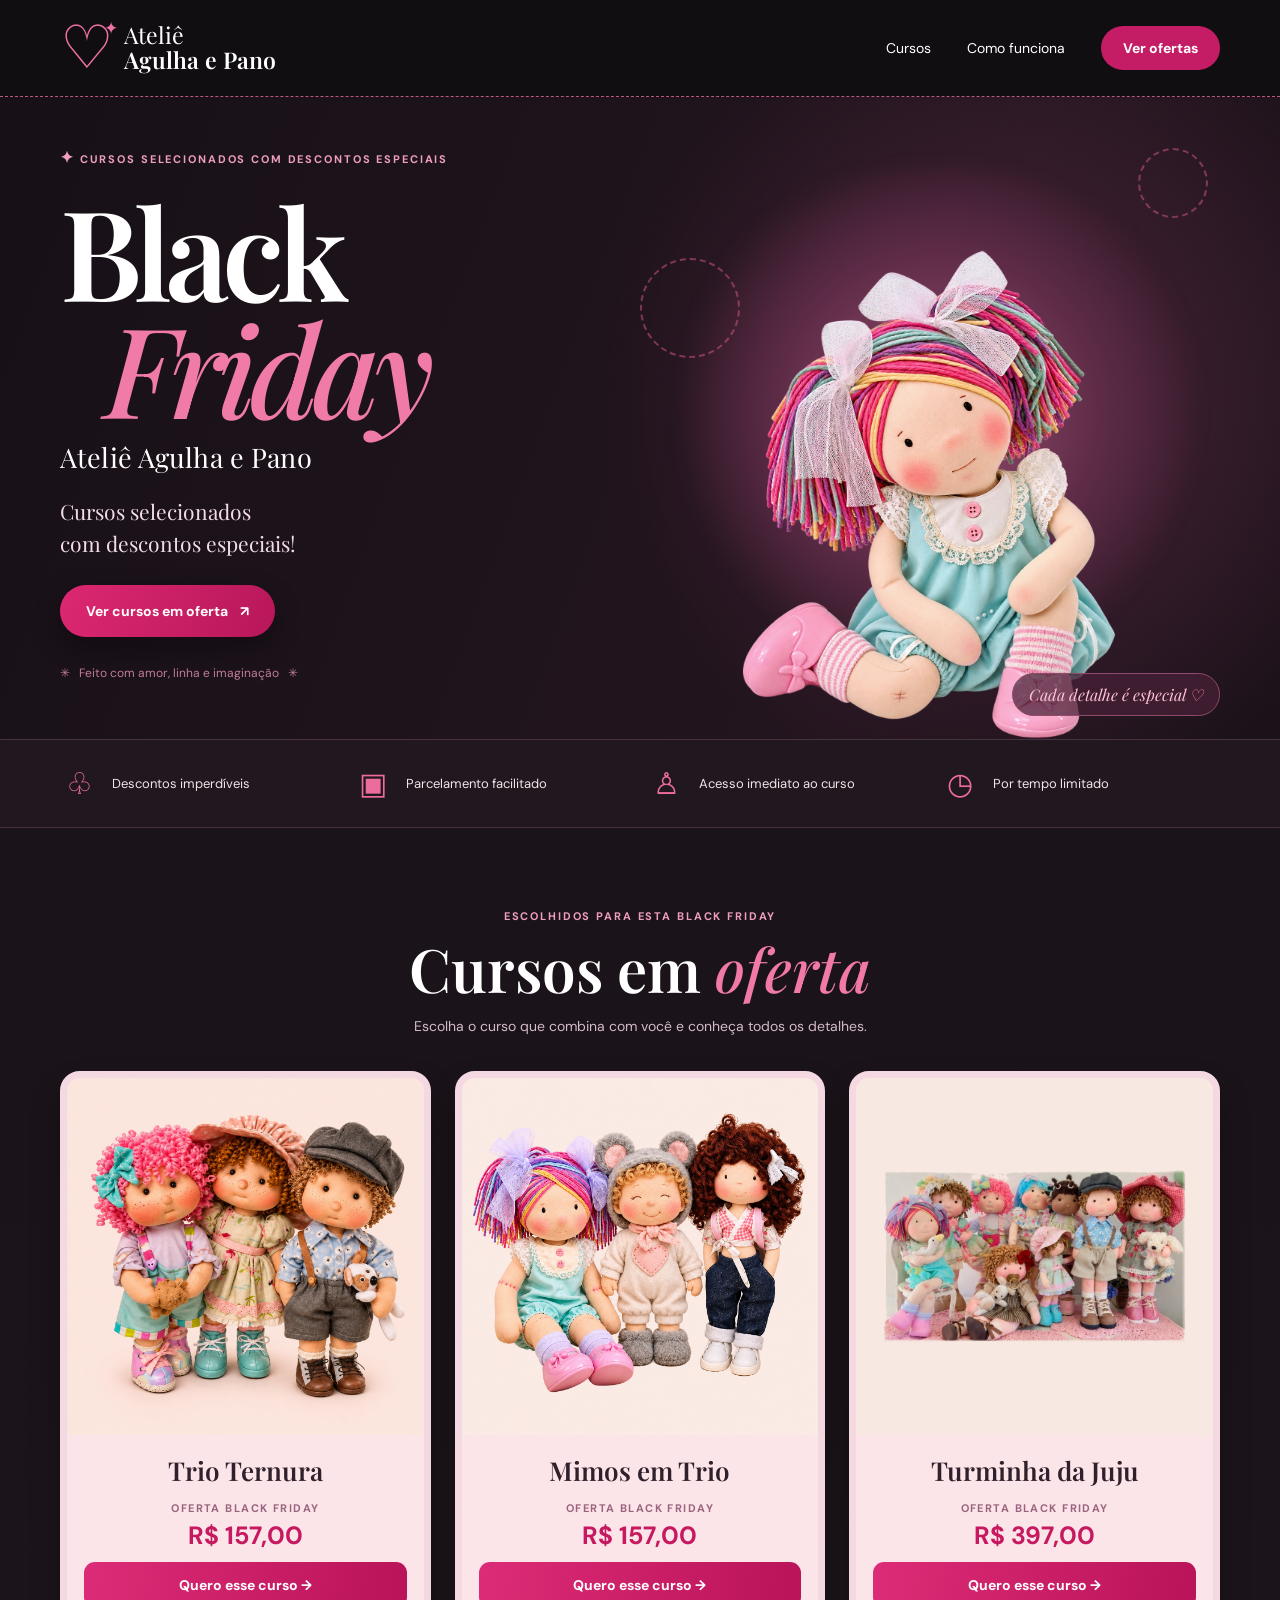
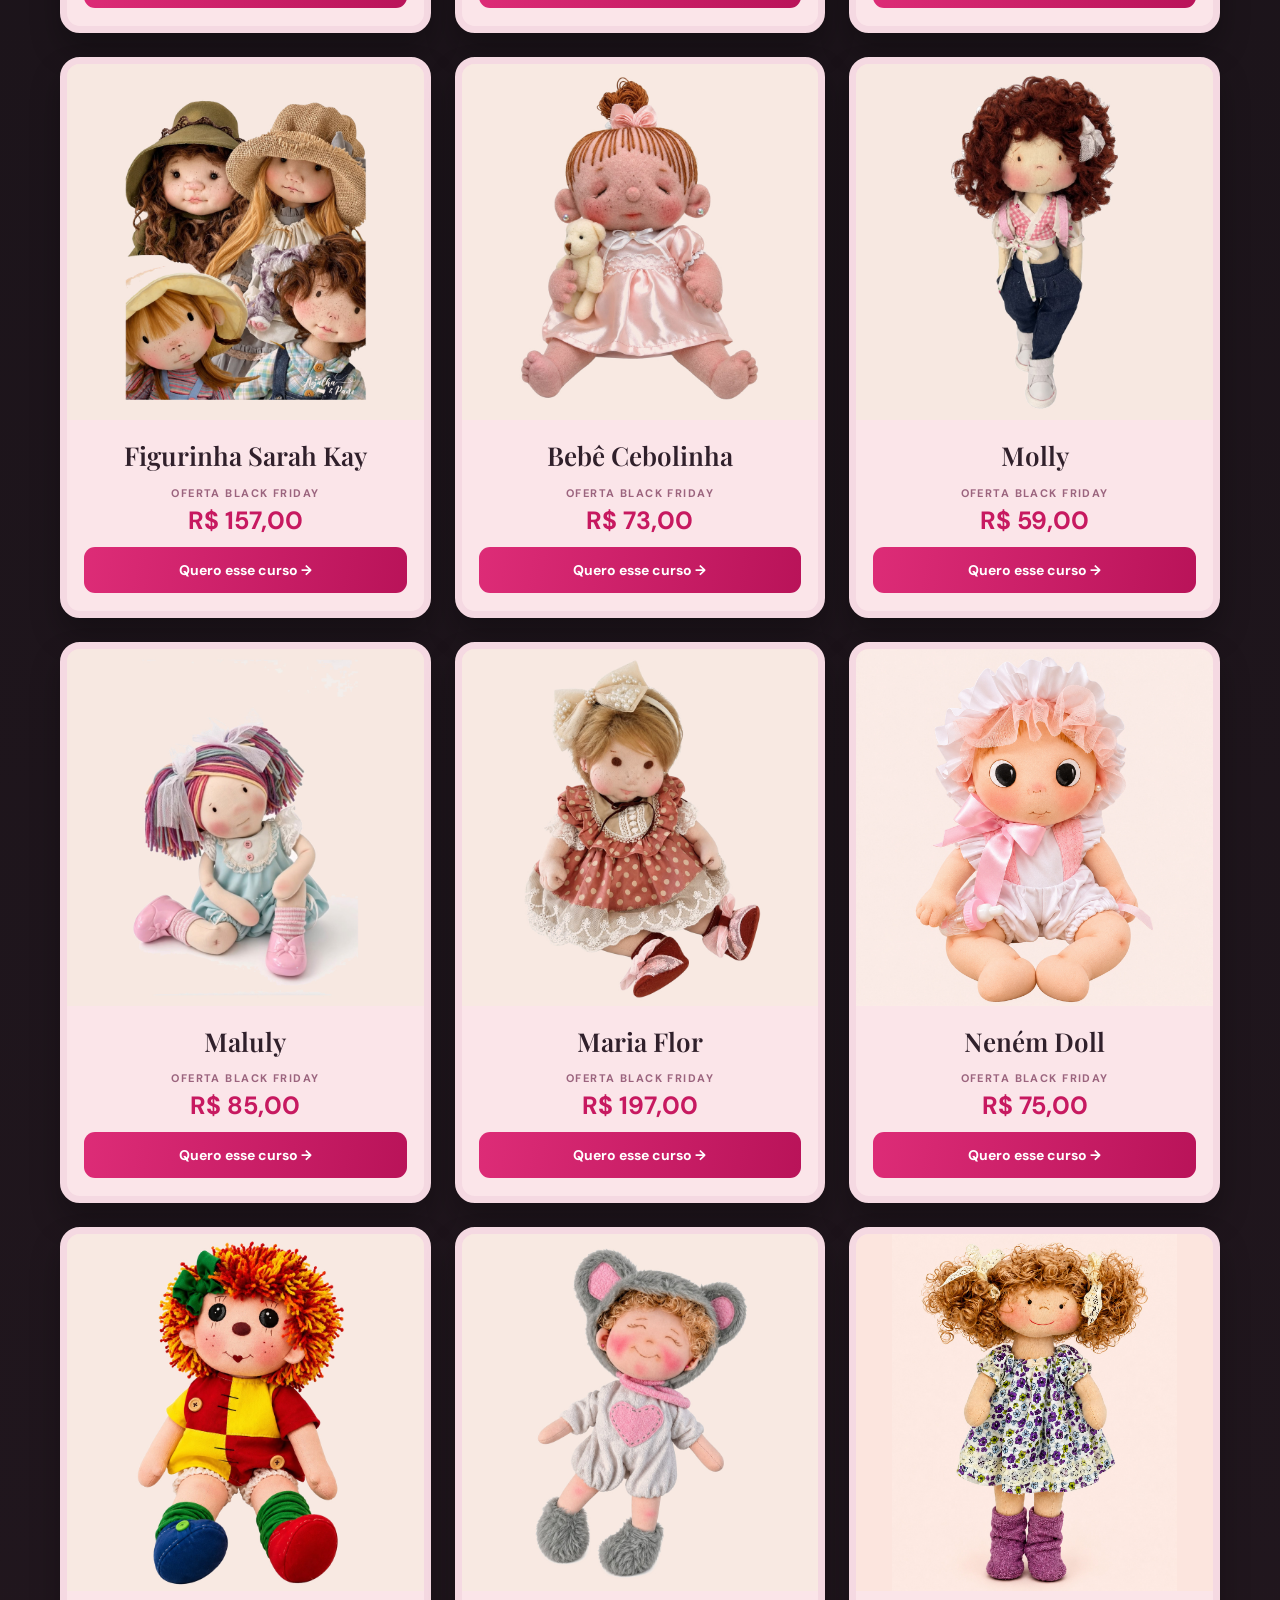
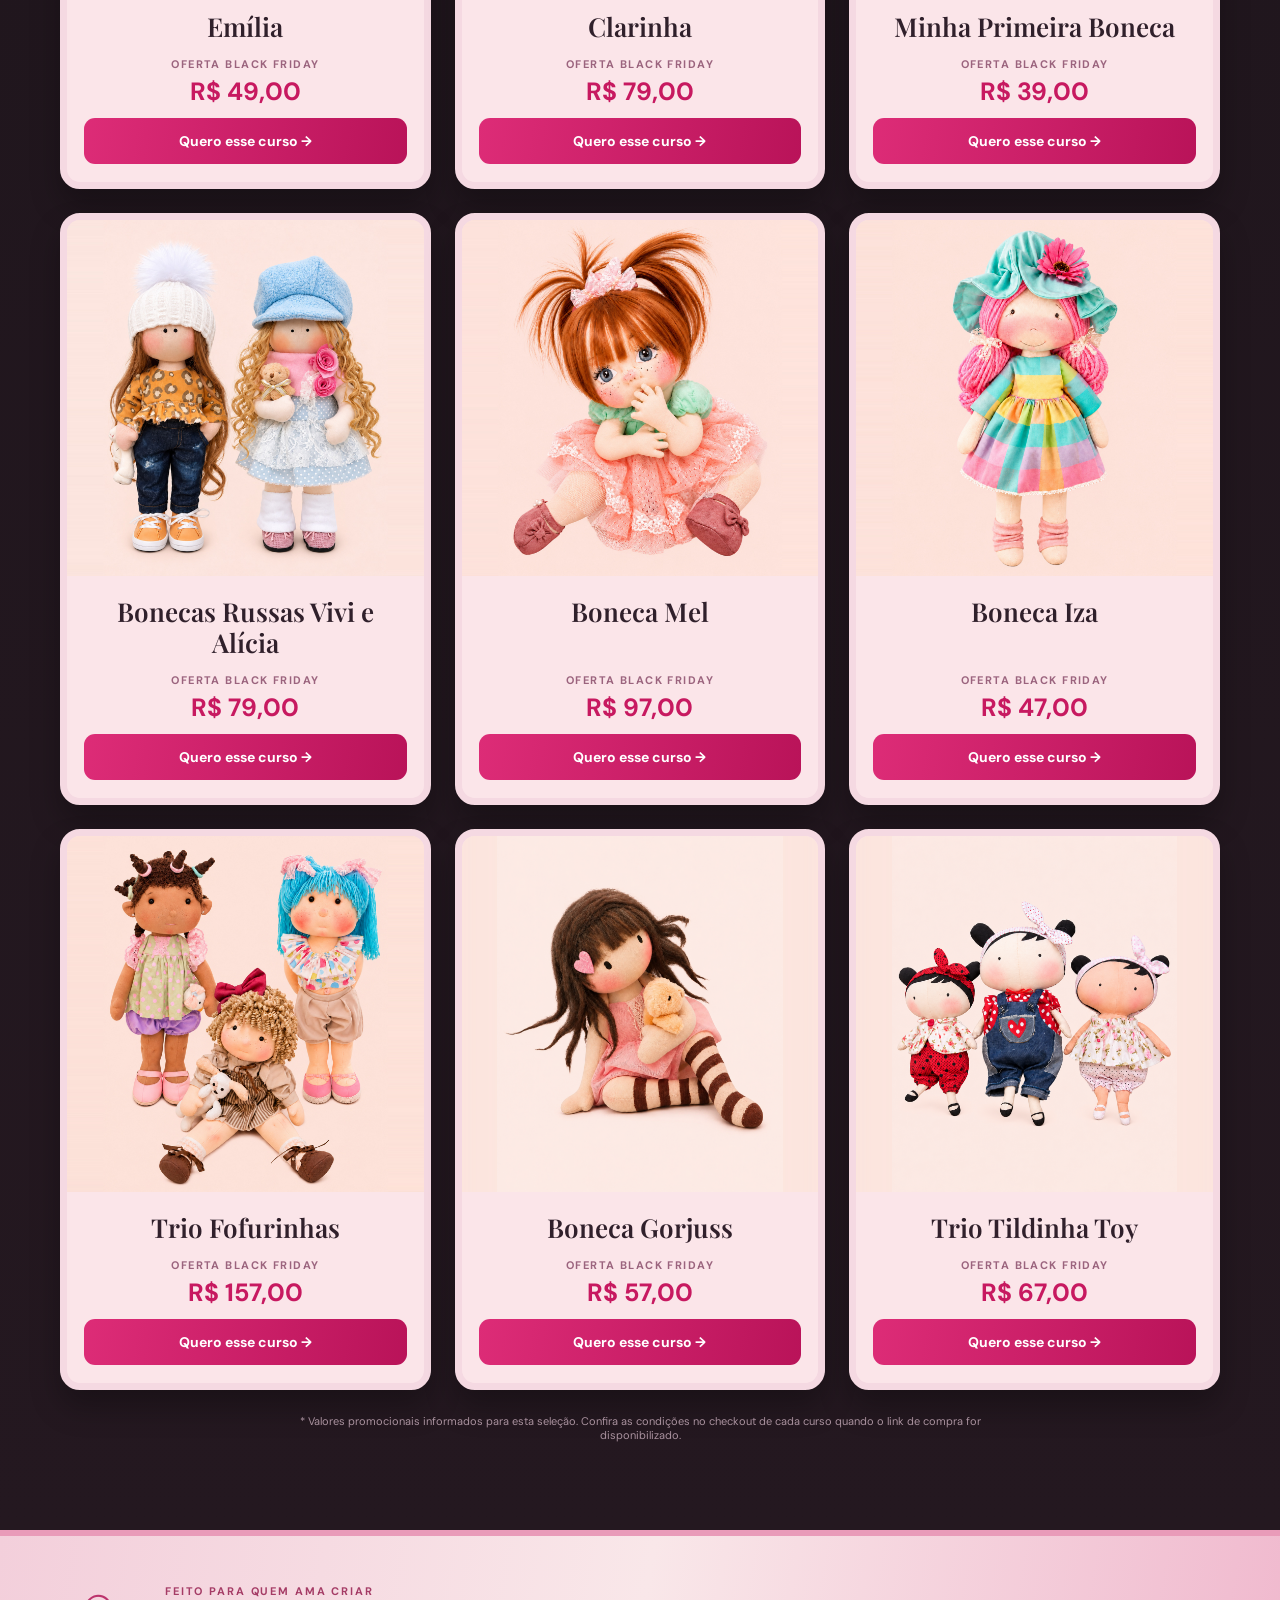
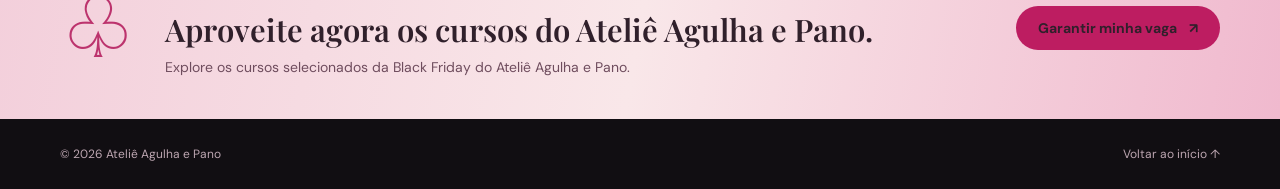
<file: index.html>
<!doctype html>
<html lang="pt-BR">
<head>
  <meta charset="utf-8">
  <meta name="viewport" content="width=device-width, initial-scale=1">
  <meta name="theme-color" content="#171117">
  <meta name="description" content="Black Friday do Ateliê Agulha e Pano: cursos selecionados de bonecas de pano com preços especiais.">
  <title>Black Friday | Ateliê Agulha e Pano</title>
  <link rel="preconnect" href="https://fonts.googleapis.com">
  <link rel="preconnect" href="https://fonts.gstatic.com" crossorigin>
  <link href="https://fonts.googleapis.com/css2?family=DM+Sans:wght@400;500;600;700&family=Playfair+Display:ital,wght@0,500;0,600;0,700;1,500;1,600&display=swap" rel="stylesheet">
  <link rel="stylesheet" href="style.css?v=20261117-final">
  <script src="cursos.js?v=20261119-novos-cursos" defer></script>
  <script src="script.js?v=20261119-novos-cursos" defer></script>
</head>
<body>
  <a class="skip" href="#cursos">Pular para os cursos</a>
  <header class="site-header">
    <div class="wrap header-row">
      <a class="brand" href="index.html" aria-label="Ateliê Agulha e Pano — início"><span class="brand-symbol" aria-hidden="true">♡<span>✦</span></span><span class="brand-text"><span>Ateliê</span><strong>Agulha e Pano</strong></span></a>
      <button class="nav-toggle" id="nav-toggle" type="button" aria-label="Abrir menu" aria-controls="site-nav" aria-expanded="false"><span></span><span></span><span></span></button>
      <nav class="nav" id="site-nav" aria-label="Navegação principal"><a href="#cursos">Cursos</a><a href="#como-funciona">Como funciona</a><a class="nav-cta" href="#cursos">Ver ofertas</a></nav>
    </div>
  </header>
  <main>
    <section class="hero" aria-labelledby="hero-title"><div class="wrap hero-grid">
      <div class="hero-copy"><span class="eyebrow"><span class="sparkle">✦</span> Cursos selecionados com descontos especiais</span><h1 id="hero-title"><span>Black</span><em>Friday</em></h1><div class="hero-brand">Ateliê Agulha e Pano</div><p class="hero-promo">Cursos selecionados<br>com descontos especiais!</p><div class="hero-actions"><a class="button pink" href="#cursos">Ver cursos em oferta <span aria-hidden="true">↗</span></a></div><div class="hero-detail" aria-hidden="true">✳ &nbsp; Feito com amor, linha e imaginação &nbsp; ✳</div></div>
      <div class="hero-art"><div class="hero-circle"></div><div class="hero-stitch stitch-one" aria-hidden="true"></div><div class="hero-stitch stitch-two" aria-hidden="true"></div><img src="assets/boneca-destaque.png" alt="Boneca de pano do Ateliê Agulha e Pano, com cabelo colorido, laços brancos, vestido azul e sapatos rosas" fetchpriority="high"><span class="hero-note">Cada detalhe é especial <span aria-hidden="true">♡</span></span></div>
    </div></section>
    <section class="benefits" id="como-funciona" aria-label="Sobre a seleção de cursos"><div class="wrap benefits-grid"><div><span class="benefit-icon">♧</span><span>Descontos imperdíveis</span></div><div><span class="benefit-icon">▣</span><span>Parcelamento facilitado</span></div><div><span class="benefit-icon">♙</span><span>Acesso imediato ao curso</span></div><div><span class="benefit-icon">◷</span><span>Por tempo limitado</span></div></div></section>
    <section class="offers" id="cursos"><div class="wrap"><div class="section-heading"><span class="kicker">ESCOLHIDOS PARA ESTA BLACK FRIDAY</span><h2>Cursos em <em>oferta</em></h2><p>Escolha o curso que combina com você e conheça todos os detalhes.</p></div><div class="course-grid" id="course-grid" aria-live="polite"></div><p class="offers-footnote">* Valores promocionais informados para esta seleção. Confira as condições no checkout de cada curso quando o link de compra for disponibilizado.</p></div></section>
    <section class="bottom-cta"><div class="wrap bottom-inner"><div class="gift" aria-hidden="true">♧</div><div><span class="kicker dark">FEITO PARA QUEM AMA CRIAR</span><h2>Aproveite agora os cursos do Ateliê Agulha e Pano.</h2><p>Explore os cursos selecionados da Black Friday do Ateliê Agulha e Pano.</p></div><a class="button dark-button" href="#cursos">Garantir minha vaga <span aria-hidden="true">↗</span></a></div></section>
  </main>
  <footer class="footer"><div class="wrap footer-inner"><span>© <span id="year"></span> Ateliê Agulha e Pano</span><a href="#hero-title">Voltar ao início ↑</a></div></footer>
</body></html>
</file>
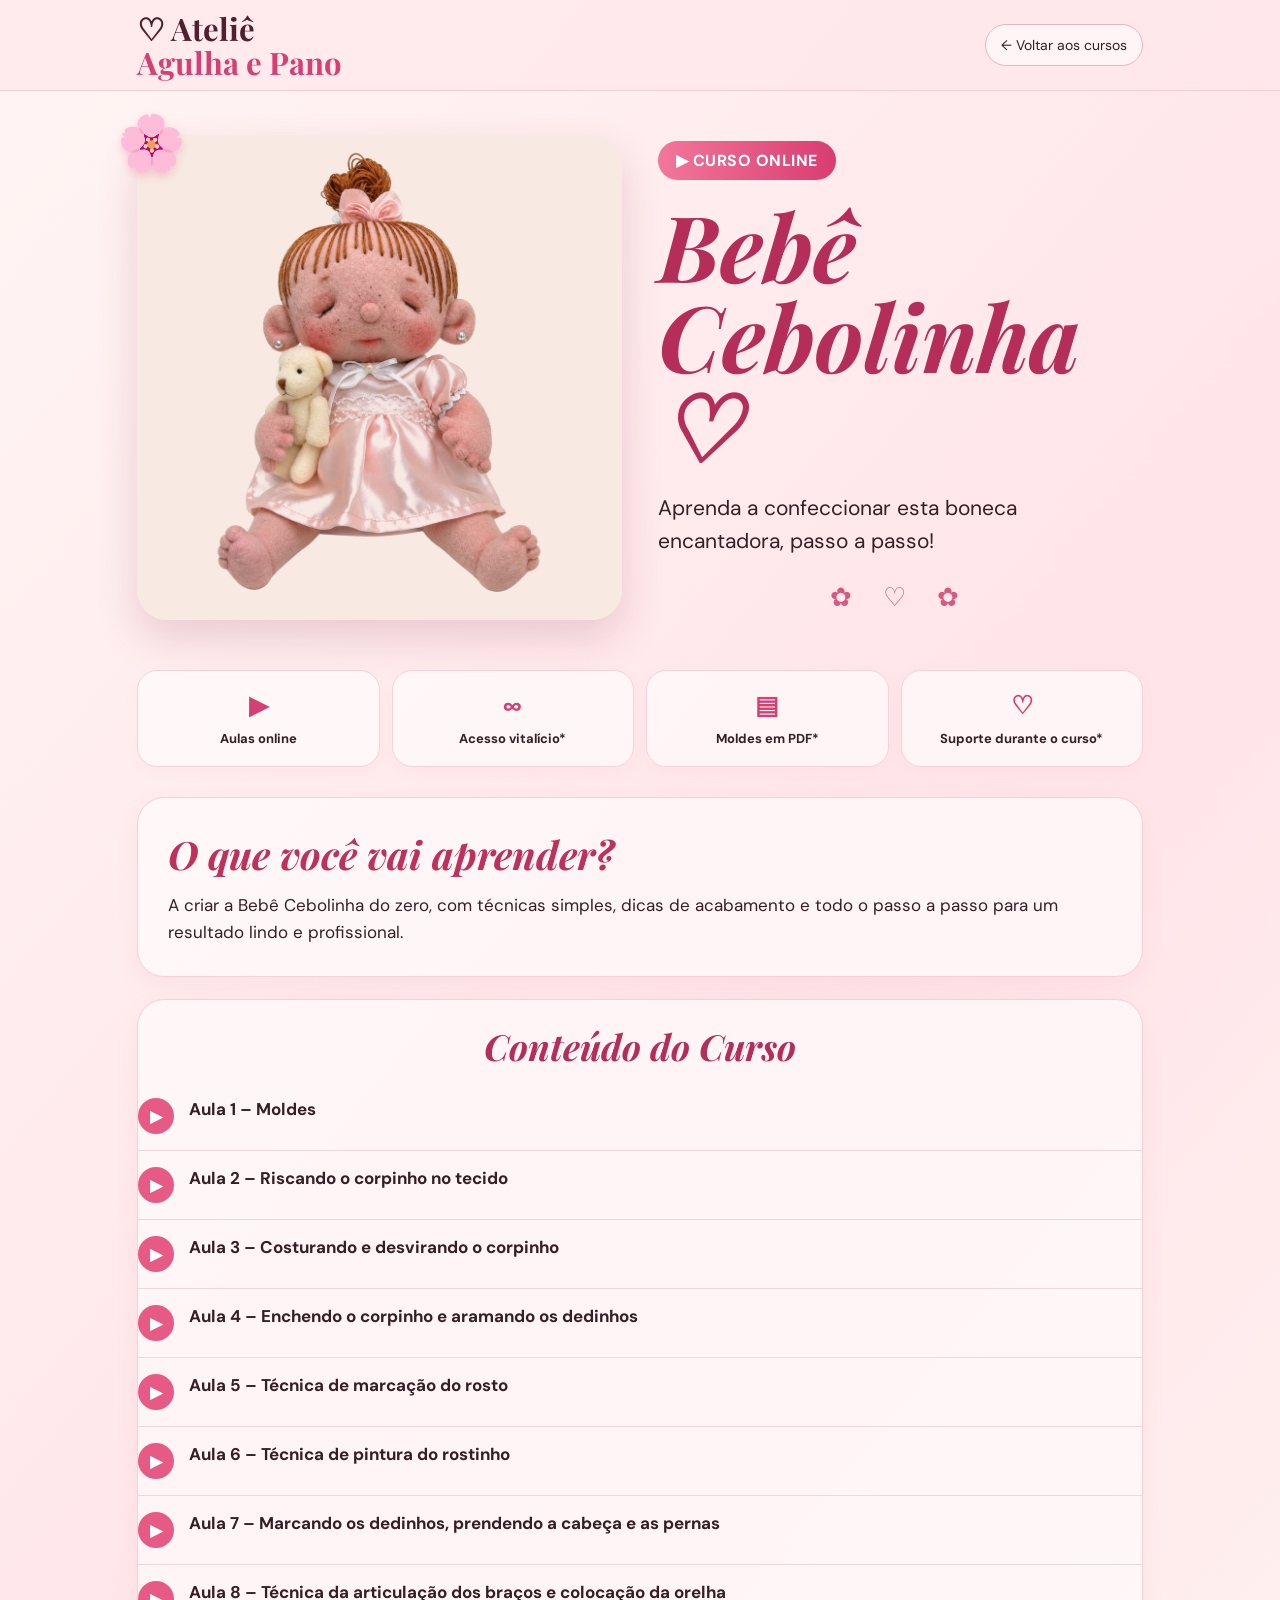
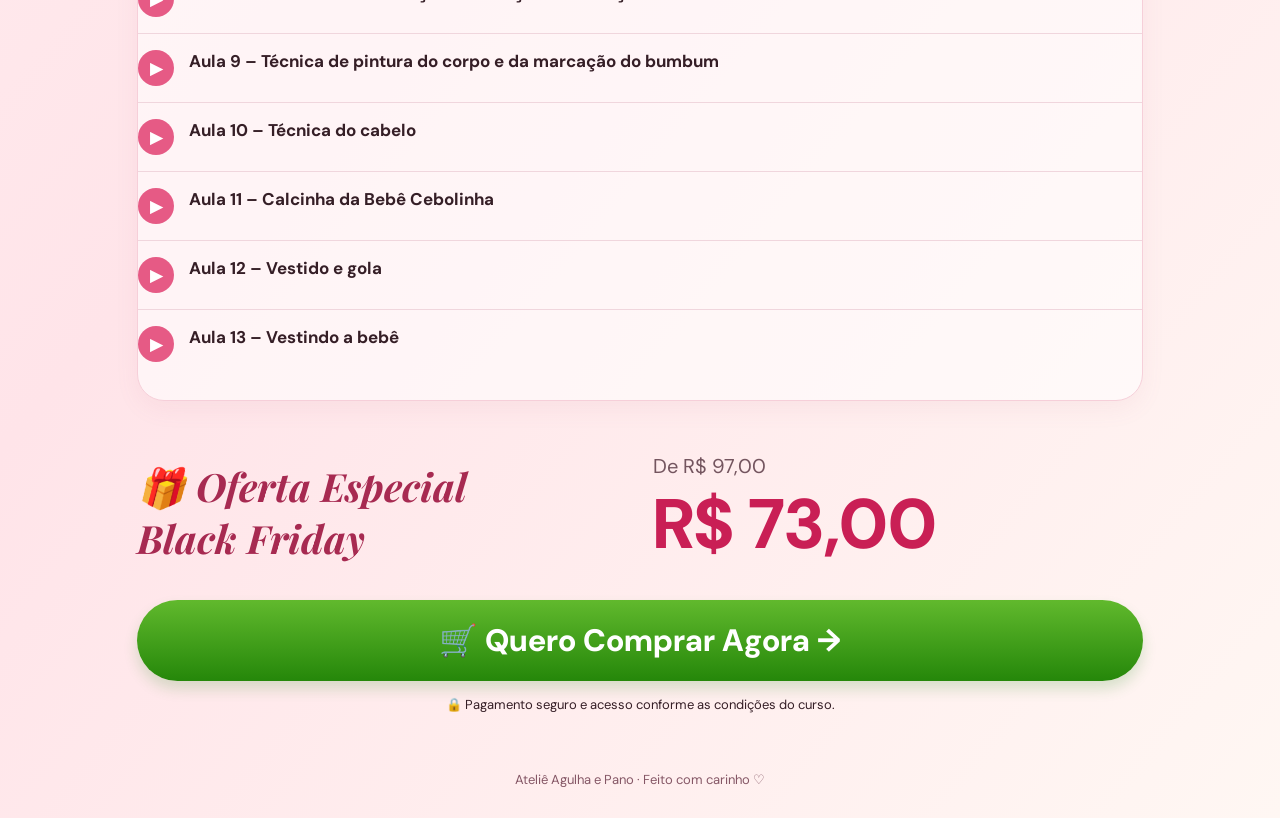
<file: bebe-cebolinha.html>
<!doctype html><html lang="pt-BR"><head><meta charset="utf-8"><meta name="viewport" content="width=device-width,initial-scale=1"><meta name="theme-color" content="#fae4e6"><title>Bebê Cebolinha | Ateliê Agulha e Pano</title><meta name="description" content="Conheça o curso online Bebê Cebolinha do Ateliê Agulha e Pano."><link rel="preconnect" href="https://fonts.googleapis.com"><link rel="preconnect" href="https://fonts.gstatic.com" crossorigin><link href="https://fonts.googleapis.com/css2?family=DM+Sans:wght@400;500;600;700&family=Playfair+Display:ital,wght@0,500;0,600;0,700;1,600&display=swap" rel="stylesheet"><style>
:root{--pink:#d53f71;--wine:#811d3e;--pale:#fff0f2;--ink:#351e26}*{box-sizing:border-box}html{scroll-behavior:smooth}body{margin:0;color:var(--ink);font-family:'DM Sans',Arial,sans-serif;background:linear-gradient(130deg,#fff5f4,#ffe4e9 52%,#fff7f3)}a{color:inherit}.wrap{max-width:1050px;margin:auto;padding:0 22px}.header{background:#ffe8ecb8;border-bottom:1px solid #f5cdd4}.header .wrap{display:flex;align-items:center;justify-content:space-between;gap:18px;min-height:90px}.brand{font:700 clamp(22px,4vw,31px)/1.1 'Playfair Display',serif;text-decoration:none;color:#502030}.brand span{color:var(--pink)}.back{font-size:14px;text-decoration:none;border:1px solid #e8b5c3;border-radius:30px;padding:11px 15px;background:#fff9}.hero{padding:44px 0 25px}.hero-grid{display:grid;grid-template-columns:1fr 1fr;gap:36px;align-items:center}.photo{position:relative;min-width:0}.photo img{display:block;width:100%;max-height:600px;object-fit:contain;border-radius:30px;background:#f7e8e4;box-shadow:0 18px 42px #8b3d5130}.flower{position:absolute;font-size:55px;top:-28px;left:-20px;filter:drop-shadow(0 4px 4px #d7819a55)}.eyebrow{display:inline-block;padding:9px 18px;background:linear-gradient(90deg,#f2779b,#d83d71);border-radius:30px;color:#fff;font-weight:700;letter-spacing:.03em}.hero h1{font:italic 700 clamp(54px,8vw,92px)/.98 'Playfair Display',Georgia,serif;color:#b52e59;margin:20px 0}.hero p{font-size:clamp(17px,2.2vw,21px);line-height:1.6}.chips{display:grid;grid-template-columns:repeat(4,1fr);gap:12px;margin:25px 0 30px}.chip{background:#fff9;border:1px solid #f2d4dc;border-radius:20px;text-align:center;padding:18px 7px;box-shadow:0 5px 16px #b9617c0c}.chip b{display:block;color:var(--pink);font-size:25px;margin-bottom:5px}.chip span{font-size:13px;font-weight:700}.panel{background:#fff9;border:1px solid #f6cfd9;border-radius:27px;padding:30px;box-shadow:0 8px 25px #b9617c12;margin-bottom:22px}.panel h2{font:italic 700 clamp(27px,4vw,39px) 'Playfair Display',Georgia,serif;color:#bd315c;margin:0 0 12px}.panel p{font-size:17px;line-height:1.6;margin:0}.modules{padding:22px 0}.modules h2{text-align:center;font:italic 700 36px 'Playfair Display',Georgia,serif;color:#b52e59}.module{display:flex;align-items:flex-start;gap:15px;padding:16px 0;border-bottom:1px solid #f0d6dd}.module:last-child{border:0}.play{flex:none;width:36px;height:36px;border-radius:50%;display:grid;place-items:center;background:#e65a85;color:white}.module strong{display:block;font-size:17px}.module span{display:block;font-size:14px;margin-top:3px}.offer{display:grid;grid-template-columns:1fr 1fr;gap:25px;align-items:center;padding:30px 0}.offer-label{font:italic 700 clamp(26px,4vw,39px) 'Playfair Display',Georgia,serif;color:#a72a51}.old{text-decoration:none;color:#74555f;font-size:20px}.new{color:#c91f55;font-weight:800;font-size:clamp(43px,6vw,70px)}.buy{display:block;width:100%;text-align:center;background:linear-gradient(#61b92d,#25870a);border-radius:100px;padding:20px 16px;color:white;text-decoration:none;font-size:clamp(20px,3vw,31px);font-weight:800;box-shadow:0 8px 14px #2b8d2430}.buy[aria-disabled=true]{background:linear-gradient(#b8b4b5,#898485);cursor:not-allowed;box-shadow:none}.checkout-note{text-align:center;font-size:13px;margin:15px 0 28px}.foot{text-align:center;padding:30px;color:#855766;font-size:13px}.notice{border:1px solid #ecc6d0;background:#fff7f8;padding:14px;border-radius:12px;margin:14px 0;font-size:14px}.deco{text-align:center;color:#d45a80;font-size:26px;letter-spacing:12px}@media(max-width:700px){.header .wrap{min-height:72px}.back{font-size:12px;padding:8px 11px}.hero{padding-top:25px}.hero-grid{grid-template-columns:1fr;gap:20px}.photo{max-width:460px;margin:auto}.photo img{max-height:440px}.hero h1{text-align:center;margin:15px 0}.hero .eyebrow{display:table;margin:auto}.hero p{text-align:center}.chips{grid-template-columns:repeat(2,1fr);gap:9px}.panel{padding:23px 18px}.offer{grid-template-columns:1fr;text-align:center;gap:5px}.modules h2{font-size:30px}}
</style></head><body><header class="header"><div class="wrap"><a class="brand" href="index.html">♡ Ateliê<br><span>Agulha e Pano</span></a><a class="back" href="index.html#cursos">← Voltar aos cursos</a></div></header><main><section class="hero"><div class="wrap hero-grid"><div class="photo"><span class="flower" aria-hidden="true">🌸</span><img src="assets/bebe-cebolinha.jpg" alt="Boneca do curso Bebê Cebolinha"></div><div><span class="eyebrow">▶ CURSO ONLINE</span><h1>Bebê<br>Cebolinha ♡</h1><p>Aprenda a confeccionar esta boneca encantadora, passo a passo!</p><div class="deco" aria-hidden="true">✿ ♡ ✿</div></div></div></section><div class="wrap"><div class="chips"><div class="chip"><b>▶</b><span>Aulas online</span></div><div class="chip"><b>∞</b><span>Acesso vitalício*</span></div><div class="chip"><b>▤</b><span>Moldes em PDF*</span></div><div class="chip"><b>♡</b><span>Suporte durante o curso*</span></div></div><section class="panel"><h2>O que você vai aprender?</h2><p>A criar a Bebê Cebolinha do zero, com técnicas simples, dicas de acabamento e todo o passo a passo para um resultado lindo e profissional.</p></section><section class="panel modules"><h2>Conteúdo do Curso</h2><div class="module"><b class="play">▶</b><div><strong>Aula 1 – Moldes</strong></div></div><div class="module"><b class="play">▶</b><div><strong>Aula 2 – Riscando o corpinho no tecido</strong></div></div><div class="module"><b class="play">▶</b><div><strong>Aula 3 – Costurando e desvirando o corpinho</strong></div></div><div class="module"><b class="play">▶</b><div><strong>Aula 4 – Enchendo o corpinho e aramando os dedinhos</strong></div></div><div class="module"><b class="play">▶</b><div><strong>Aula 5 – Técnica de marcação do rosto</strong></div></div><div class="module"><b class="play">▶</b><div><strong>Aula 6 – Técnica de pintura do rostinho</strong></div></div><div class="module"><b class="play">▶</b><div><strong>Aula 7 – Marcando os dedinhos, prendendo a cabeça e as pernas</strong></div></div><div class="module"><b class="play">▶</b><div><strong>Aula 8 – Técnica da articulação dos braços e colocação da orelha</strong></div></div><div class="module"><b class="play">▶</b><div><strong>Aula 9 – Técnica de pintura do corpo e da marcação do bumbum</strong></div></div><div class="module"><b class="play">▶</b><div><strong>Aula 10 – Técnica do cabelo</strong></div></div><div class="module"><b class="play">▶</b><div><strong>Aula 11 – Calcinha da Bebê Cebolinha</strong></div></div><div class="module"><b class="play">▶</b><div><strong>Aula 12 – Vestido e gola</strong></div></div><div class="module"><b class="play">▶</b><div><strong>Aula 13 – Vestindo a bebê</strong></div></div></section><div class="offer"><div class="offer-label">🎁 Oferta Especial<br>Black Friday</div><div><div class="old">De R$ 97,00</div><div class="new">R$ 73,00</div></div></div><a class="buy" id="comprar" href="https://pay.hotmart.com/A107666425J?off=kejgwl2v">🛒 Quero Comprar Agora →</a><p class="checkout-note">🔒 Pagamento seguro e acesso conforme as condições do curso.</p></div></main><footer class="foot">Ateliê Agulha e Pano · Feito com carinho ♡</footer></body></html>
</file>
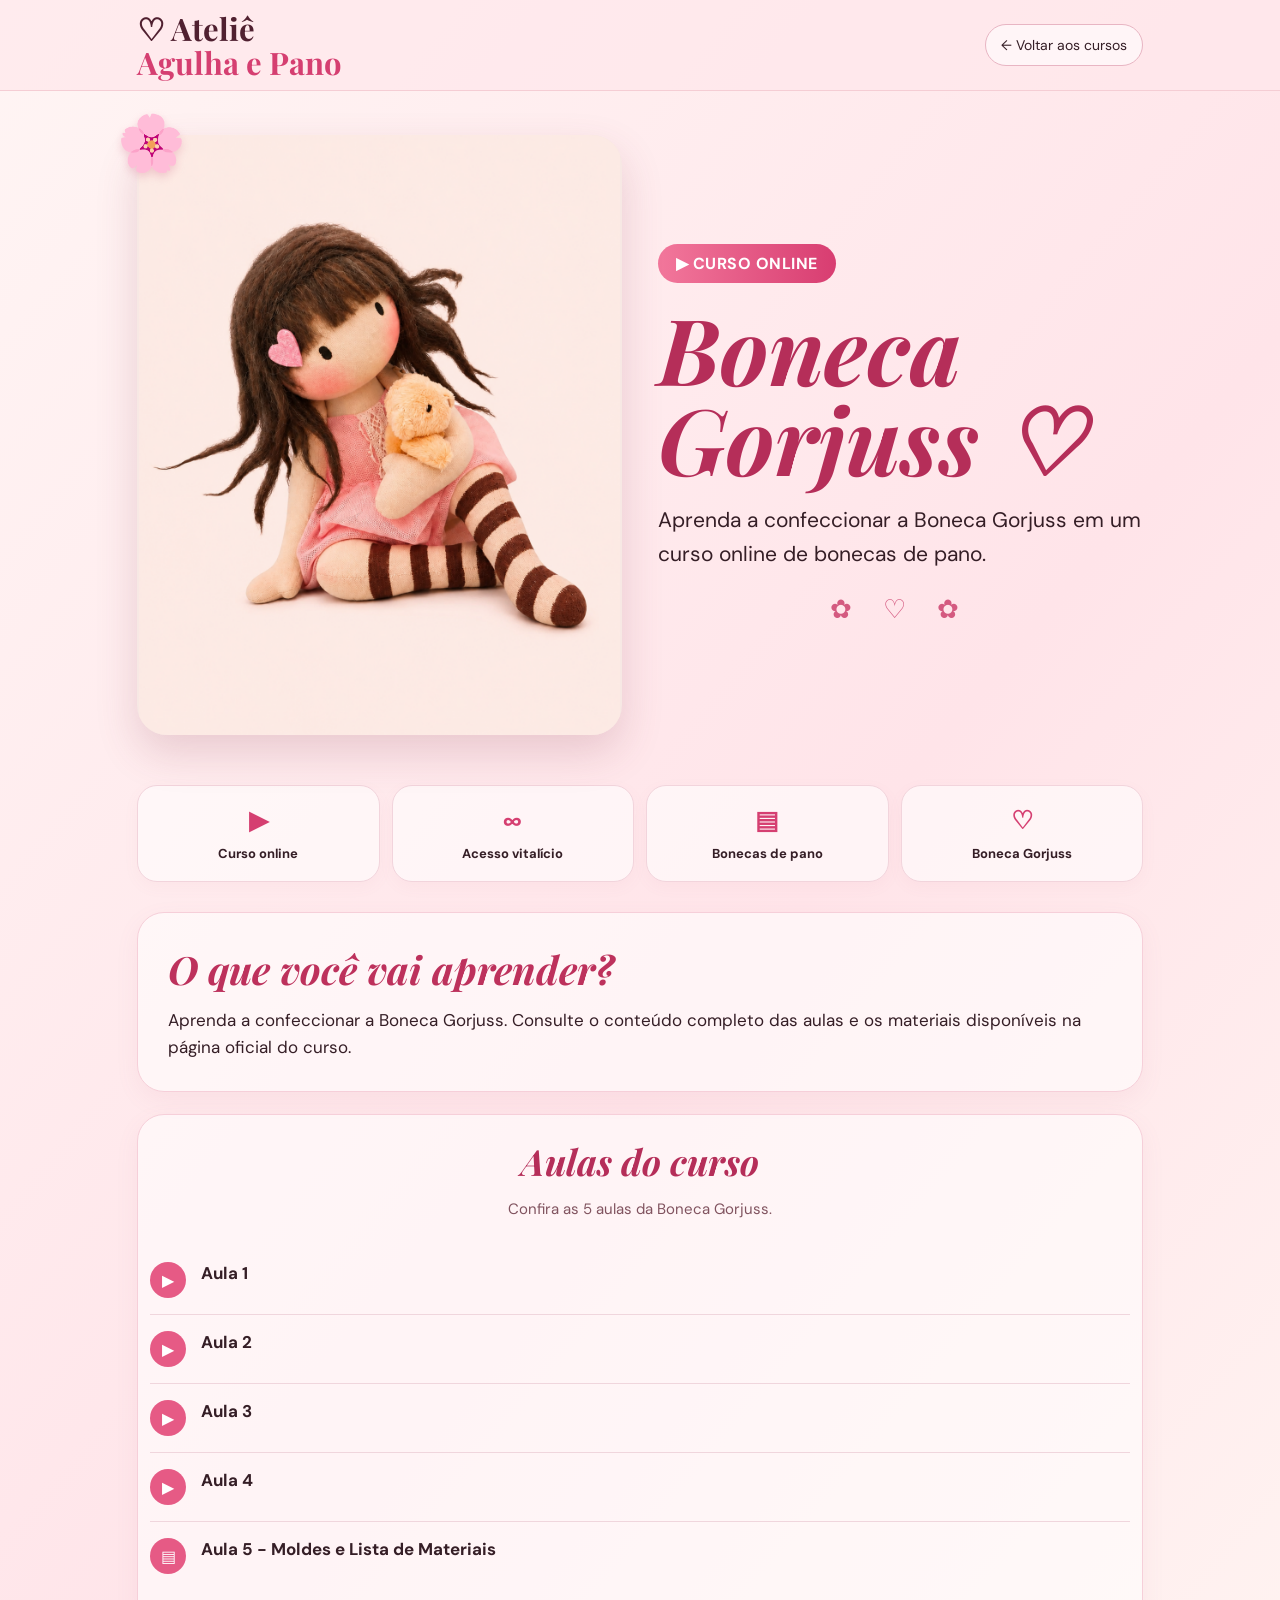
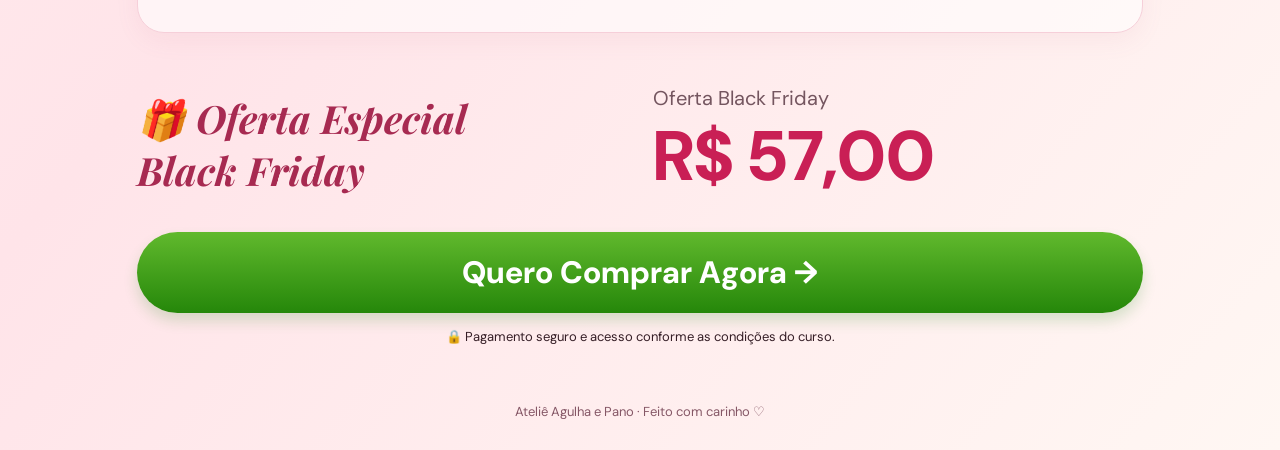
<file: boneca-gorjuss.html>
<!DOCTYPE html>

<html lang="pt-BR"><head><meta charset="utf-8"/><meta content="width=device-width,initial-scale=1" name="viewport"/><meta content="#fae4e6" name="theme-color"/><title>Boneca Gorjuss | Ateliê Agulha e Pano</title><meta content="Conheça o curso online Boneca Gorjuss do Ateliê Agulha e Pano." name="description"/><link href="https://fonts.googleapis.com" rel="preconnect"/><link crossorigin="" href="https://fonts.gstatic.com" rel="preconnect"/><link href="https://fonts.googleapis.com/css2?family=DM+Sans:wght@400;500;600;700&amp;family=Playfair+Display:ital,wght@0,500;0,600;0,700;1,600&amp;display=swap" rel="stylesheet"/><style>
:root{--pink:#d53f71;--wine:#811d3e;--pale:#fff0f2;--ink:#351e26}*{box-sizing:border-box}html{scroll-behavior:smooth}body{margin:0;color:var(--ink);font-family:'DM Sans',Arial,sans-serif;background:linear-gradient(130deg,#fff5f4,#ffe4e9 52%,#fff7f3)}a{color:inherit}.wrap{max-width:1050px;margin:auto;padding:0 22px}.header{background:#ffe8ecb8;border-bottom:1px solid #f5cdd4}.header .wrap{display:flex;align-items:center;justify-content:space-between;gap:18px;min-height:90px}.brand{font:700 clamp(22px,4vw,31px)/1.1 'Playfair Display',serif;text-decoration:none;color:#502030}.brand span{color:var(--pink)}.back{font-size:14px;text-decoration:none;border:1px solid #e8b5c3;border-radius:30px;padding:11px 15px;background:#fff9}.hero{padding:44px 0 25px}.hero-grid{display:grid;grid-template-columns:1fr 1fr;gap:36px;align-items:center}.photo{position:relative;min-width:0}.photo img{display:block;width:100%;max-height:600px;object-fit:contain;border-radius:30px;background:#f7e8e4;box-shadow:0 18px 42px #8b3d5130}.flower{position:absolute;font-size:55px;top:-28px;left:-20px;filter:drop-shadow(0 4px 4px #d7819a55)}.eyebrow{display:inline-block;padding:9px 18px;background:linear-gradient(90deg,#f2779b,#d83d71);border-radius:30px;color:#fff;font-weight:700;letter-spacing:.03em}.hero h1{font:italic 700 clamp(54px,8vw,92px)/.98 'Playfair Display',Georgia,serif;color:#b52e59;margin:20px 0}.hero p{font-size:clamp(17px,2.2vw,21px);line-height:1.6}.chips{display:grid;grid-template-columns:repeat(4,1fr);gap:12px;margin:25px 0 30px}.chip{background:#fff9;border:1px solid #f2d4dc;border-radius:20px;text-align:center;padding:18px 7px;box-shadow:0 5px 16px #b9617c0c}.chip b{display:block;color:var(--pink);font-size:25px;margin-bottom:5px}.chip span{font-size:13px;font-weight:700}.panel{background:#fff9;border:1px solid #f6cfd9;border-radius:27px;padding:30px;box-shadow:0 8px 25px #b9617c12;margin-bottom:22px}.panel h2{font:italic 700 clamp(27px,4vw,39px) 'Playfair Display',Georgia,serif;color:#bd315c;margin:0 0 12px}.panel p{font-size:17px;line-height:1.6;margin:0}.modules{padding:22px 0}.modules h2{text-align:center;font:italic 700 36px 'Playfair Display',Georgia,serif;color:#b52e59}.module{display:flex;align-items:flex-start;gap:15px;padding:16px 0;border-bottom:1px solid #f0d6dd}.module:last-child{border:0}.play{flex:none;width:36px;height:36px;border-radius:50%;display:grid;place-items:center;background:#e65a85;color:white}.module strong{display:block;font-size:17px}.module span{display:block;font-size:14px;margin-top:3px}.offer{display:grid;grid-template-columns:1fr 1fr;gap:25px;align-items:center;padding:30px 0}.offer-label{font:italic 700 clamp(26px,4vw,39px) 'Playfair Display',Georgia,serif;color:#a72a51}.old{text-decoration:none;color:#74555f;font-size:20px}.new{color:#c91f55;font-weight:800;font-size:clamp(43px,6vw,70px)}.buy{display:block;width:100%;text-align:center;background:linear-gradient(#61b92d,#25870a);border-radius:100px;padding:20px 16px;color:white;text-decoration:none;font-size:clamp(20px,3vw,31px);font-weight:800;box-shadow:0 8px 14px #2b8d2430}.buy[aria-disabled=true]{background:linear-gradient(#b8b4b5,#898485);cursor:not-allowed;box-shadow:none}.checkout-note{text-align:center;font-size:13px;margin:15px 0 28px}.foot{text-align:center;padding:30px;color:#855766;font-size:13px}.notice{border:1px solid #ecc6d0;background:#fff7f8;padding:14px;border-radius:12px;margin:14px 0;font-size:14px}.deco{text-align:center;color:#d45a80;font-size:26px;letter-spacing:12px}@media(max-width:700px){.header .wrap{min-height:72px}.back{font-size:12px;padding:8px 11px}.hero{padding-top:25px}.hero-grid{grid-template-columns:1fr;gap:20px}.photo{max-width:460px;margin:auto}.photo img{max-height:440px}.hero h1{text-align:center;margin:15px 0}.hero .eyebrow{display:table;margin:auto}.hero p{text-align:center}.chips{grid-template-columns:repeat(2,1fr);gap:9px}.panel{padding:23px 18px}.offer{grid-template-columns:1fr;text-align:center;gap:5px}.modules h2{font-size:30px}}
.modules-intro{text-align:center;margin:0 0 20px!important;font-size:15px!important;color:#80535f}.course-accordion{margin:12px 0;border:1px solid #efc9d4;border-radius:17px;background:#fff9fb;overflow:hidden}.course-accordion summary{list-style:none;display:flex;align-items:center;gap:12px;padding:19px 20px;cursor:pointer;user-select:none}.course-accordion summary::-webkit-details-marker{display:none}.course-accordion summary:focus-visible{outline:3px solid #d53f71;outline-offset:-3px}.accordion-name{font-size:19px;font-weight:700;color:#8c2548}.accordion-count{margin-left:auto;color:#936875;font-size:13px;white-space:nowrap}.accordion-chevron{font-size:26px;color:#c52f60;line-height:1;transition:transform .2s}.course-accordion[open] .accordion-chevron{transform:rotate(180deg)}.lesson-list{margin:0;padding:5px 24px 20px 46px;border-top:1px solid #f1dce2;list-style:none;counter-reset:none}.lesson-list li{padding:12px 0;border-bottom:1px solid #f5e4e9;font-size:15px;line-height:1.4}.lesson-list li:last-child{border-bottom:0}@media(max-width:500px){.course-accordion summary{padding:16px 12px;gap:7px}.accordion-name{font-size:17px}.accordion-count{font-size:11px}.lesson-list{padding:5px 14px 14px 18px}}</style></head><body><header class="header"><div class="wrap"><a class="brand" href="index.html">♡ Ateliê<br/><span>Agulha e Pano</span></a><a class="back" href="index.html#cursos">← Voltar aos cursos</a></div></header><main><section class="hero"><div class="wrap hero-grid"><div class="photo"><span aria-hidden="true" class="flower">🌸</span><img alt="Foto do curso Boneca Gorjuss" src="assets/boneca-gorjuss.png"/></div><div><span class="eyebrow">▶ CURSO ONLINE</span><h1>Boneca Gorjuss ♡</h1><p>Aprenda a confeccionar a Boneca Gorjuss em um curso online de bonecas de pano.</p><div aria-hidden="true" class="deco">✿ ♡ ✿</div></div></div></section><div class="wrap"><div class="chips"><div class="chip"><b>▶</b><span>Curso online</span></div><div class="chip"><b>∞</b><span>Acesso vitalício</span></div><div class="chip"><b>▤</b><span>Bonecas de pano</span></div><div class="chip"><b>♡</b><span>Boneca Gorjuss</span></div></div><section class="panel"><h2>O que você vai aprender?</h2><p>Aprenda a confeccionar a Boneca Gorjuss. Consulte o conteúdo completo das aulas e os materiais disponíveis na página oficial do curso.</p></section><section class="panel modules"><h2>Aulas do curso</h2><p class="modules-intro">Confira as 5 aulas da Boneca Gorjuss.</p><div class="lesson-list" style="border-top:0;padding-left:12px;padding-right:12px"><div class="module"><div aria-hidden="true" class="play">▶</div><div><strong>Aula 1</strong></div></div><div class="module"><div aria-hidden="true" class="play">▶</div><div><strong>Aula 2</strong></div></div><div class="module"><div aria-hidden="true" class="play">▶</div><div><strong>Aula 3</strong></div></div><div class="module"><div aria-hidden="true" class="play">▶</div><div><strong>Aula 4</strong></div></div><div class="module"><div aria-hidden="true" class="play">▤</div><div><strong>Aula 5 - Moldes e Lista de Materiais</strong></div></div></div></section><div class="offer"><div class="offer-label">🎁 Oferta Especial<br/>Black Friday</div><div><div class="old">Oferta Black Friday</div><div class="new">R$ 57,00</div></div></div><a class="buy" href="https://pay.hotmart.com/Q108577272O" id="comprar">Quero Comprar Agora →</a><p class="checkout-note">🔒 Pagamento seguro e acesso conforme as condições do curso.</p></div></main><footer class="foot">Ateliê Agulha e Pano · Feito com carinho ♡</footer></body></html>
</file>
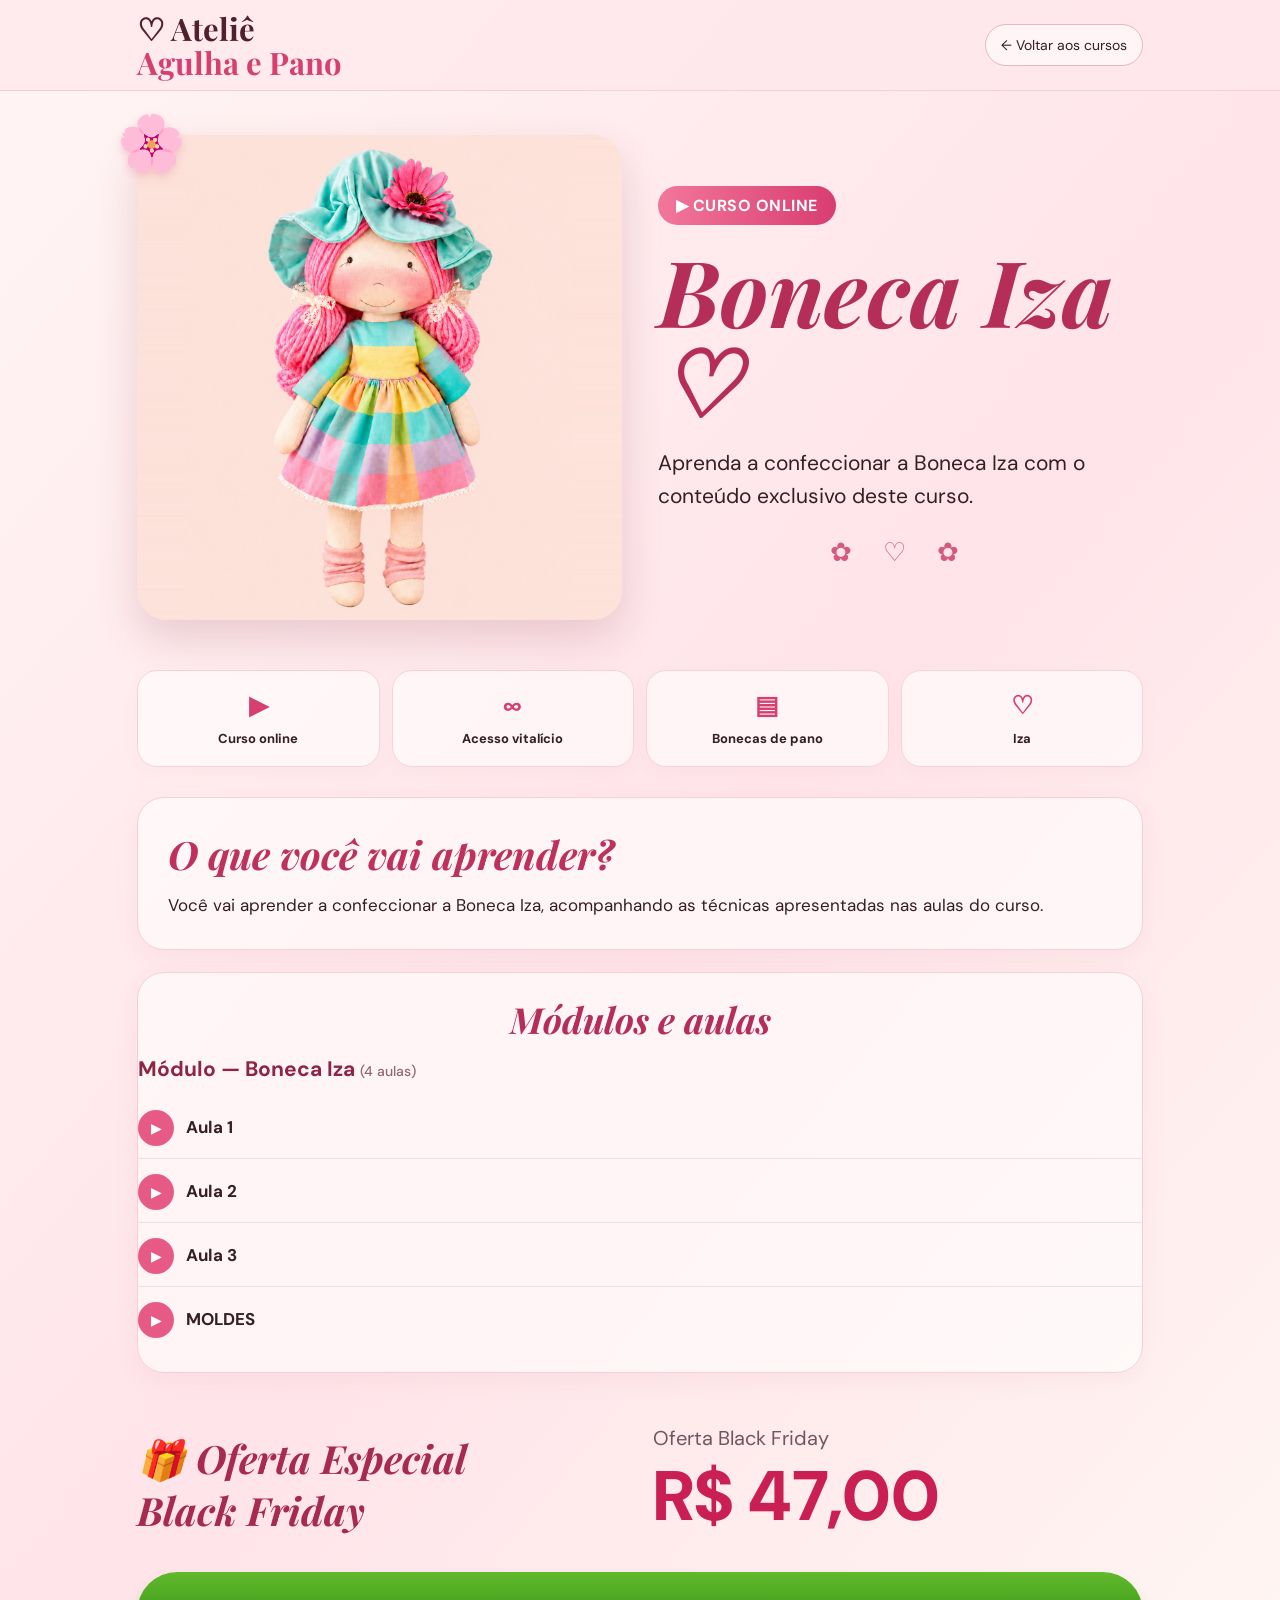
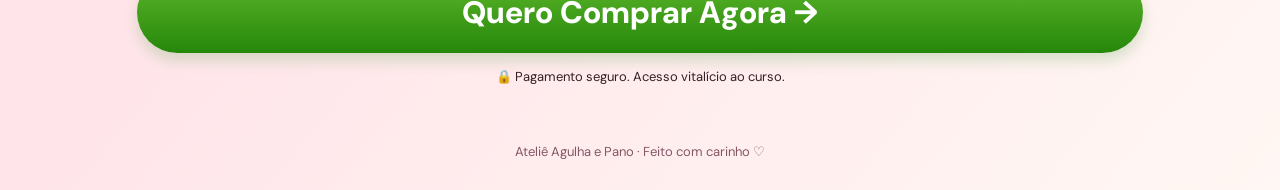
<file: boneca-iza.html>
<!DOCTYPE html>

<!DOCTYPE html>

<html lang="pt-BR"><head><meta charset="utf-8"/><meta content="width=device-width,initial-scale=1" name="viewport"/><meta content="#fae4e6" name="theme-color"/><title>Boneca Iza | Ateliê Agulha e Pano</title><meta content="Curso online Boneca Iza com acesso vitalício no Ateliê Agulha e Pano." name="description"/><link href="https://fonts.googleapis.com" rel="preconnect"/><link crossorigin="" href="https://fonts.gstatic.com" rel="preconnect"/><link href="https://fonts.googleapis.com/css2?family=DM+Sans:wght@400;500;600;700&amp;family=Playfair+Display:ital,wght@0,500;0,600;0,700;1,600&amp;display=swap" rel="stylesheet"/><style>
:root{--pink:#d53f71;--wine:#811d3e;--pale:#fff0f2;--ink:#351e26}*{box-sizing:border-box}html{scroll-behavior:smooth}body{margin:0;color:var(--ink);font-family:'DM Sans',Arial,sans-serif;background:linear-gradient(130deg,#fff5f4,#ffe4e9 52%,#fff7f3)}a{color:inherit}.wrap{max-width:1050px;margin:auto;padding:0 22px}.header{background:#ffe8ecb8;border-bottom:1px solid #f5cdd4}.header .wrap{display:flex;align-items:center;justify-content:space-between;gap:18px;min-height:90px}.brand{font:700 clamp(22px,4vw,31px)/1.1 'Playfair Display',serif;text-decoration:none;color:#502030}.brand span{color:var(--pink)}.back{font-size:14px;text-decoration:none;border:1px solid #e8b5c3;border-radius:30px;padding:11px 15px;background:#fff9}.hero{padding:44px 0 25px}.hero-grid{display:grid;grid-template-columns:1fr 1fr;gap:36px;align-items:center}.photo{position:relative;min-width:0}.photo img{display:block;width:100%;max-height:600px;object-fit:contain;border-radius:30px;background:#f7e8e4;box-shadow:0 18px 42px #8b3d5130}.flower{position:absolute;font-size:55px;top:-28px;left:-20px;filter:drop-shadow(0 4px 4px #d7819a55)}.eyebrow{display:inline-block;padding:9px 18px;background:linear-gradient(90deg,#f2779b,#d83d71);border-radius:30px;color:#fff;font-weight:700;letter-spacing:.03em}.hero h1{font:italic 700 clamp(54px,8vw,92px)/.98 'Playfair Display',Georgia,serif;color:#b52e59;margin:20px 0}.hero p{font-size:clamp(17px,2.2vw,21px);line-height:1.6}.chips{display:grid;grid-template-columns:repeat(4,1fr);gap:12px;margin:25px 0 30px}.chip{background:#fff9;border:1px solid #f2d4dc;border-radius:20px;text-align:center;padding:18px 7px;box-shadow:0 5px 16px #b9617c0c}.chip b{display:block;color:var(--pink);font-size:25px;margin-bottom:5px}.chip span{font-size:13px;font-weight:700}.panel{background:#fff9;border:1px solid #f6cfd9;border-radius:27px;padding:30px;box-shadow:0 8px 25px #b9617c12;margin-bottom:22px}.panel h2{font:italic 700 clamp(27px,4vw,39px) 'Playfair Display',Georgia,serif;color:#bd315c;margin:0 0 12px}.panel p{font-size:17px;line-height:1.6;margin:0}.modules{padding:22px 0}.modules h2{text-align:center;font:italic 700 36px 'Playfair Display',Georgia,serif;color:#b52e59}.module{display:flex;align-items:flex-start;gap:15px;padding:16px 0;border-bottom:1px solid #f0d6dd}.module:last-child{border:0}.play{flex:none;width:36px;height:36px;border-radius:50%;display:grid;place-items:center;background:#e65a85;color:white}.module strong{display:block;font-size:17px}.module span{display:block;font-size:14px;margin-top:3px}.offer{display:grid;grid-template-columns:1fr 1fr;gap:25px;align-items:center;padding:30px 0}.offer-label{font:italic 700 clamp(26px,4vw,39px) 'Playfair Display',Georgia,serif;color:#a72a51}.old{text-decoration:none;color:#74555f;font-size:20px}.new{color:#c91f55;font-weight:800;font-size:clamp(43px,6vw,70px)}.buy{display:block;width:100%;text-align:center;background:linear-gradient(#61b92d,#25870a);border-radius:100px;padding:20px 16px;color:white;text-decoration:none;font-size:clamp(20px,3vw,31px);font-weight:800;box-shadow:0 8px 14px #2b8d2430}.buy[aria-disabled=true]{background:linear-gradient(#b8b4b5,#898485);cursor:not-allowed;box-shadow:none}.checkout-note{text-align:center;font-size:13px;margin:15px 0 28px}.foot{text-align:center;padding:30px;color:#855766;font-size:13px}.notice{border:1px solid #ecc6d0;background:#fff7f8;padding:14px;border-radius:12px;margin:14px 0;font-size:14px}.deco{text-align:center;color:#d45a80;font-size:26px;letter-spacing:12px}@media(max-width:700px){.header .wrap{min-height:72px}.back{font-size:12px;padding:8px 11px}.hero{padding-top:25px}.hero-grid{grid-template-columns:1fr;gap:20px}.photo{max-width:460px;margin:auto}.photo img{max-height:440px}.hero h1{text-align:center;margin:15px 0}.hero .eyebrow{display:table;margin:auto}.hero p{text-align:center}.chips{grid-template-columns:repeat(2,1fr);gap:9px}.panel{padding:23px 18px}.offer{grid-template-columns:1fr;text-align:center;gap:5px}.modules h2{font-size:30px}}
.modules-intro{text-align:center;margin:0 0 20px!important;font-size:15px!important;color:#80535f}.course-accordion{margin:12px 0;border:1px solid #efc9d4;border-radius:17px;background:#fff9fb;overflow:hidden}.course-accordion summary{list-style:none;display:flex;align-items:center;gap:12px;padding:19px 20px;cursor:pointer;user-select:none}.course-accordion summary::-webkit-details-marker{display:none}.course-accordion summary:focus-visible{outline:3px solid #d53f71;outline-offset:-3px}.accordion-name{font-size:19px;font-weight:700;color:#8c2548}.accordion-count{margin-left:auto;color:#936875;font-size:13px;white-space:nowrap}.accordion-chevron{font-size:26px;color:#c52f60;line-height:1;transition:transform .2s}.course-accordion[open] .accordion-chevron{transform:rotate(180deg)}.lesson-list{margin:0;padding:5px 24px 20px 46px;border-top:1px solid #f1dce2;list-style:none;counter-reset:none}.lesson-list li{padding:12px 0;border-bottom:1px solid #f5e4e9;font-size:15px;line-height:1.4}.lesson-list li:last-child{border-bottom:0}@media(max-width:500px){.course-accordion summary{padding:16px 12px;gap:7px}.accordion-name{font-size:17px}.accordion-count{font-size:11px}.lesson-list{padding:5px 14px 14px 18px}}
.modules .mel-lessons{display:block}
.modules .mel-lessons .module{display:flex;align-items:center;gap:12px;padding:12px 0;border-bottom:1px solid #f1dce2}
.modules .mel-lessons .module:last-child{border-bottom:0}
</style><style>
/* Módulos expansíveis e player alinhados ao padrão da página */
.course-accordion{margin:12px 0;border:1px solid #efc9d4;border-radius:17px;background:#fff9fb;overflow:hidden}
.course-accordion summary{list-style:none;display:flex;align-items:center;gap:12px;padding:19px 20px;cursor:pointer}
.course-accordion summary::-webkit-details-marker{display:none}
.accordion-name{font-size:19px;font-weight:700;color:#8c2548}
.accordion-count{margin-left:auto;color:#936875;font-size:13px;white-space:nowrap}
.accordion-chevron{font-size:24px;color:#c52f60;transition:transform .2s}
.course-accordion[open] .accordion-chevron{transform:rotate(180deg)}
.modules .lesson-list{list-style:none;margin:0;padding:8px 22px 20px;border-top:1px solid #f1dce2}
.modules .lesson-list li{display:flex;align-items:center;gap:12px;padding:12px 0;border-bottom:1px solid #f5e4e9;line-height:1.4}
.modules .lesson-list li:last-child{border-bottom:0}
.modules .play,.modules .nenem-play{display:grid;place-items:center;flex:0 0 36px;width:36px;height:36px;border-radius:50%;background:#e65a85;color:#fff;line-height:1;transform:none}
.modules .nenem-section{margin:16px 0;border:1px solid #efc9d4;border-radius:16px;padding:20px}
.modules .nenem-lessons{list-style:none;padding:0;margin:0}
.modules .nenem-lessons li{display:flex;align-items:center;gap:12px;padding:12px 0;border-bottom:1px solid #f1dce2}
.modules .module-only-list{display:grid;grid-template-columns:repeat(2,minmax(0,1fr));gap:12px}
.modules .module-only{display:flex;align-items:center;gap:12px;padding:16px;border:1px solid #efc9d4;border-radius:15px}
.modules .pending{padding:16px 22px;color:#855766}
.hero .photo img{height:auto;max-height:none;object-fit:contain;background:#FCE5DE}
@media(max-width:650px){.modules .module-only-list{grid-template-columns:1fr}.course-accordion summary{padding:16px 12px;gap:7px}.accordion-name{font-size:17px}.accordion-count{font-size:11px}}
</style></head><body><header class="header"><div class="wrap"><a class="brand" href="index.html">♡ Ateliê<br/><span>Agulha e Pano</span></a><a class="back" href="index.html#cursos">← Voltar aos cursos</a></div></header><main><section class="hero"><div class="wrap hero-grid"><div class="photo"><span aria-hidden="true" class="flower">🌸</span><img alt="Foto do curso Boneca Iza" src="assets/boneca-iza.jpg"/></div><div><span class="eyebrow">▶ CURSO ONLINE</span><h1>Boneca Iza ♡</h1><p>Aprenda a confeccionar a Boneca Iza com o conteúdo exclusivo deste curso.</p><div aria-hidden="true" class="deco">✿ ♡ ✿</div></div></div></section><div class="wrap"><div class="chips"><div class="chip"><b>▶</b><span>Curso online</span></div><div class="chip"><b>∞</b><span>Acesso vitalício</span></div><div class="chip"><b>▤</b><span>Bonecas de pano</span></div><div class="chip"><b>♡</b><span>Iza</span></div></div><section class="panel"><h2>O que você vai aprender?</h2><p>Você vai aprender a confeccionar a Boneca Iza, acompanhando as técnicas apresentadas nas aulas do curso.</p></section><section class="panel modules"><h2>Módulos e aulas</h2><div class="mel-lessons"><h3 style="font-size:21px;color:#8c2548;margin:0 0 12px">Módulo — Boneca Iza <small style="font-size:14px;font-weight:500;color:#936875">(4 aulas)</small></h3><div class="module"><span aria-hidden="true" class="play">▶</span><div><strong>Aula 1</strong></div></div><div class="module"><span aria-hidden="true" class="play">▶</span><div><strong>Aula 2</strong></div></div><div class="module"><span aria-hidden="true" class="play">▶</span><div><strong>Aula 3</strong></div></div><div class="module"><span aria-hidden="true" class="play">▶</span><div><strong>MOLDES</strong></div></div></div></section><div class="offer"><div class="offer-label">🎁 Oferta Especial<br/>Black Friday</div><div><div class="old">Oferta Black Friday</div><div class="new">R$ 47,00</div></div></div><a class="buy" href="https://pay.hotmart.com/E95072183W?off=h56sf7ye" id="comprar">Quero Comprar Agora →</a><p class="checkout-note">🔒 Pagamento seguro. Acesso vitalício ao curso.</p></div></main><footer class="foot">Ateliê Agulha e Pano · Feito com carinho ♡</footer></body></html>
</file>
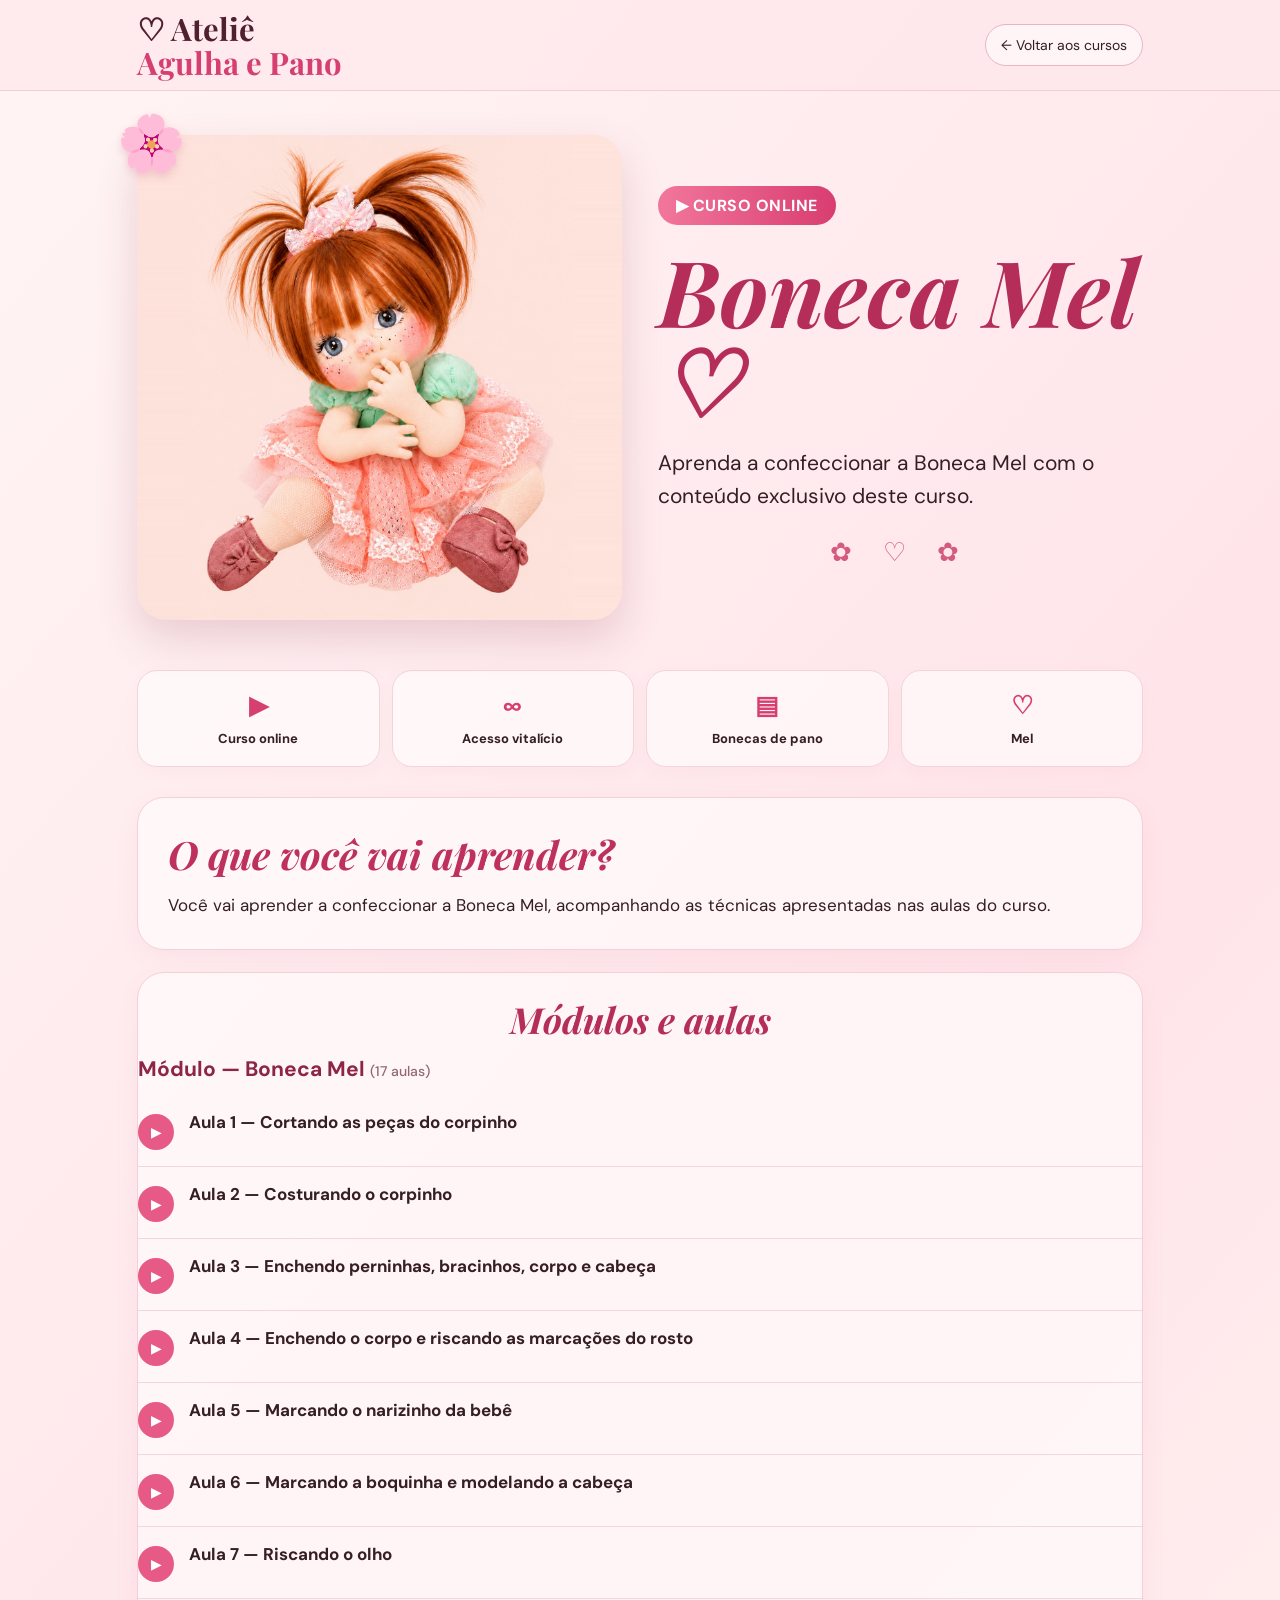
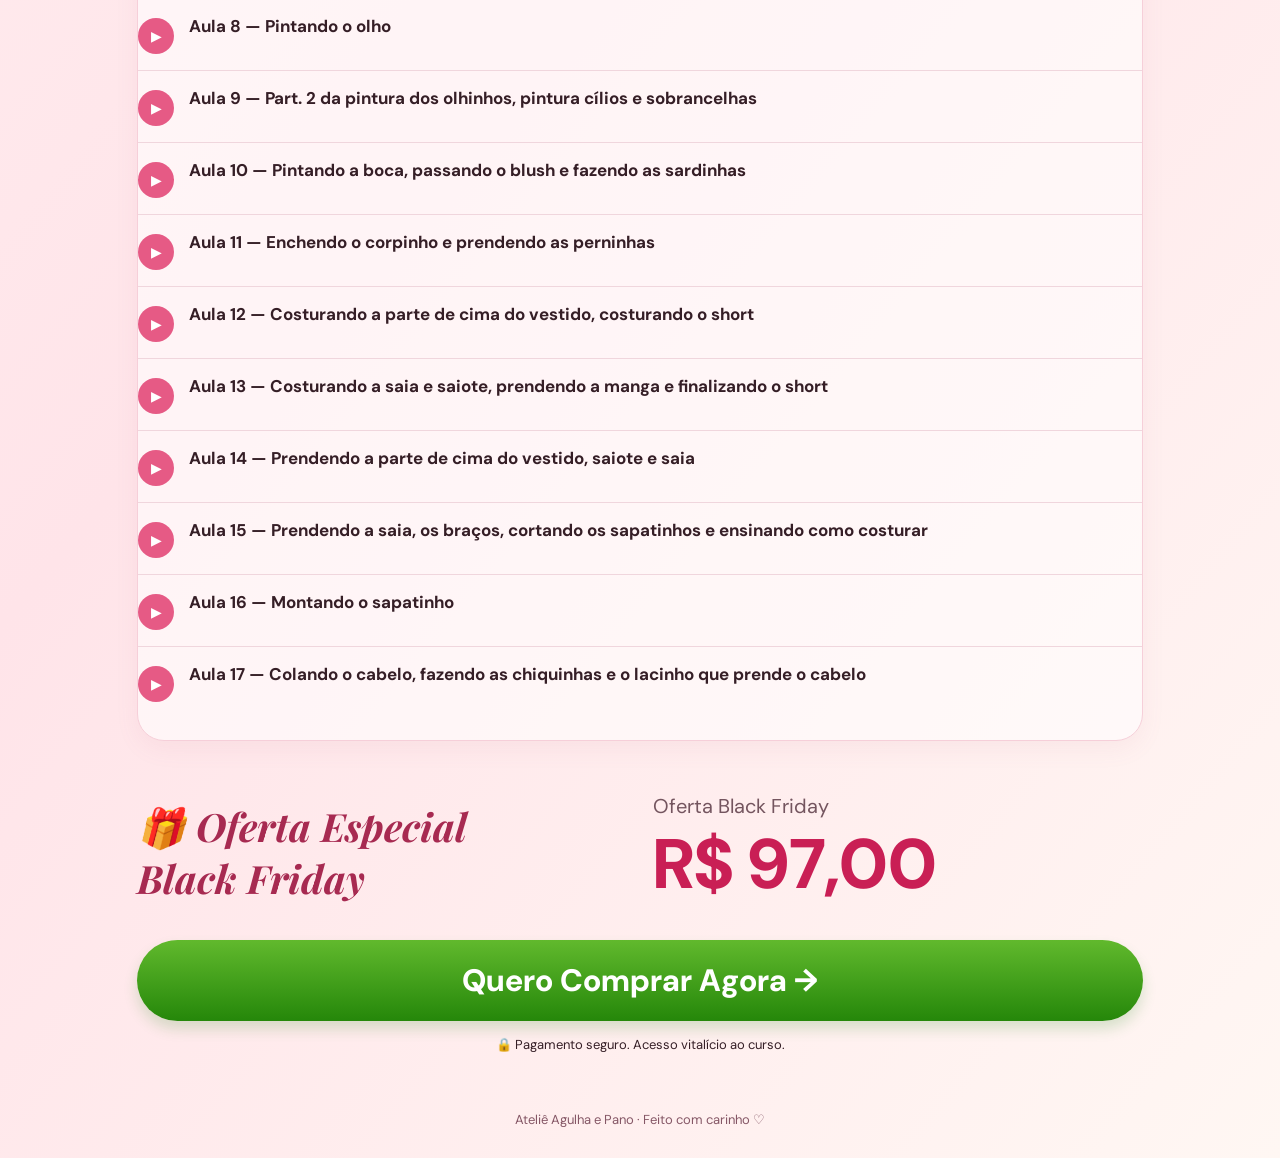
<file: boneca-mel.html>
<!DOCTYPE html>
<html lang="pt-BR"><head><meta charset="utf-8"/><meta content="width=device-width,initial-scale=1" name="viewport"/><meta content="#fae4e6" name="theme-color"/><title>Boneca Mel | Ateliê Agulha e Pano</title><meta content="Curso online Boneca Mel com acesso vitalício no Ateliê Agulha e Pano." name="description"/><link href="https://fonts.googleapis.com" rel="preconnect"/><link crossorigin="" href="https://fonts.gstatic.com" rel="preconnect"/><link href="https://fonts.googleapis.com/css2?family=DM+Sans:wght@400;500;600;700&amp;family=Playfair+Display:ital,wght@0,500;0,600;0,700;1,600&amp;display=swap" rel="stylesheet"/><style>
:root{--pink:#d53f71;--wine:#811d3e;--pale:#fff0f2;--ink:#351e26}*{box-sizing:border-box}html{scroll-behavior:smooth}body{margin:0;color:var(--ink);font-family:'DM Sans',Arial,sans-serif;background:linear-gradient(130deg,#fff5f4,#ffe4e9 52%,#fff7f3)}a{color:inherit}.wrap{max-width:1050px;margin:auto;padding:0 22px}.header{background:#ffe8ecb8;border-bottom:1px solid #f5cdd4}.header .wrap{display:flex;align-items:center;justify-content:space-between;gap:18px;min-height:90px}.brand{font:700 clamp(22px,4vw,31px)/1.1 'Playfair Display',serif;text-decoration:none;color:#502030}.brand span{color:var(--pink)}.back{font-size:14px;text-decoration:none;border:1px solid #e8b5c3;border-radius:30px;padding:11px 15px;background:#fff9}.hero{padding:44px 0 25px}.hero-grid{display:grid;grid-template-columns:1fr 1fr;gap:36px;align-items:center}.photo{position:relative;min-width:0}.photo img{display:block;width:100%;max-height:600px;object-fit:contain;border-radius:30px;background:#f7e8e4;box-shadow:0 18px 42px #8b3d5130}.flower{position:absolute;font-size:55px;top:-28px;left:-20px;filter:drop-shadow(0 4px 4px #d7819a55)}.eyebrow{display:inline-block;padding:9px 18px;background:linear-gradient(90deg,#f2779b,#d83d71);border-radius:30px;color:#fff;font-weight:700;letter-spacing:.03em}.hero h1{font:italic 700 clamp(54px,8vw,92px)/.98 'Playfair Display',Georgia,serif;color:#b52e59;margin:20px 0}.hero p{font-size:clamp(17px,2.2vw,21px);line-height:1.6}.chips{display:grid;grid-template-columns:repeat(4,1fr);gap:12px;margin:25px 0 30px}.chip{background:#fff9;border:1px solid #f2d4dc;border-radius:20px;text-align:center;padding:18px 7px;box-shadow:0 5px 16px #b9617c0c}.chip b{display:block;color:var(--pink);font-size:25px;margin-bottom:5px}.chip span{font-size:13px;font-weight:700}.panel{background:#fff9;border:1px solid #f6cfd9;border-radius:27px;padding:30px;box-shadow:0 8px 25px #b9617c12;margin-bottom:22px}.panel h2{font:italic 700 clamp(27px,4vw,39px) 'Playfair Display',Georgia,serif;color:#bd315c;margin:0 0 12px}.panel p{font-size:17px;line-height:1.6;margin:0}.modules{padding:22px 0}.modules h2{text-align:center;font:italic 700 36px 'Playfair Display',Georgia,serif;color:#b52e59}.module{display:flex;align-items:flex-start;gap:15px;padding:16px 0;border-bottom:1px solid #f0d6dd}.module:last-child{border:0}.play{flex:none;width:36px;height:36px;border-radius:50%;display:grid;place-items:center;background:#e65a85;color:white}.module strong{display:block;font-size:17px}.module span{display:block;font-size:14px;margin-top:3px}.offer{display:grid;grid-template-columns:1fr 1fr;gap:25px;align-items:center;padding:30px 0}.offer-label{font:italic 700 clamp(26px,4vw,39px) 'Playfair Display',Georgia,serif;color:#a72a51}.old{text-decoration:none;color:#74555f;font-size:20px}.new{color:#c91f55;font-weight:800;font-size:clamp(43px,6vw,70px)}.buy{display:block;width:100%;text-align:center;background:linear-gradient(#61b92d,#25870a);border-radius:100px;padding:20px 16px;color:white;text-decoration:none;font-size:clamp(20px,3vw,31px);font-weight:800;box-shadow:0 8px 14px #2b8d2430}.buy[aria-disabled=true]{background:linear-gradient(#b8b4b5,#898485);cursor:not-allowed;box-shadow:none}.checkout-note{text-align:center;font-size:13px;margin:15px 0 28px}.foot{text-align:center;padding:30px;color:#855766;font-size:13px}.notice{border:1px solid #ecc6d0;background:#fff7f8;padding:14px;border-radius:12px;margin:14px 0;font-size:14px}.deco{text-align:center;color:#d45a80;font-size:26px;letter-spacing:12px}@media(max-width:700px){.header .wrap{min-height:72px}.back{font-size:12px;padding:8px 11px}.hero{padding-top:25px}.hero-grid{grid-template-columns:1fr;gap:20px}.photo{max-width:460px;margin:auto}.photo img{max-height:440px}.hero h1{text-align:center;margin:15px 0}.hero .eyebrow{display:table;margin:auto}.hero p{text-align:center}.chips{grid-template-columns:repeat(2,1fr);gap:9px}.panel{padding:23px 18px}.offer{grid-template-columns:1fr;text-align:center;gap:5px}.modules h2{font-size:30px}}
.modules-intro{text-align:center;margin:0 0 20px!important;font-size:15px!important;color:#80535f}.course-accordion{margin:12px 0;border:1px solid #efc9d4;border-radius:17px;background:#fff9fb;overflow:hidden}.course-accordion summary{list-style:none;display:flex;align-items:center;gap:12px;padding:19px 20px;cursor:pointer;user-select:none}.course-accordion summary::-webkit-details-marker{display:none}.course-accordion summary:focus-visible{outline:3px solid #d53f71;outline-offset:-3px}.accordion-name{font-size:19px;font-weight:700;color:#8c2548}.accordion-count{margin-left:auto;color:#936875;font-size:13px;white-space:nowrap}.accordion-chevron{font-size:26px;color:#c52f60;line-height:1;transition:transform .2s}.course-accordion[open] .accordion-chevron{transform:rotate(180deg)}.lesson-list{margin:0;padding:5px 24px 20px 46px;border-top:1px solid #f1dce2;list-style:none;counter-reset:none}.lesson-list li{padding:12px 0;border-bottom:1px solid #f5e4e9;font-size:15px;line-height:1.4}.lesson-list li:last-child{border-bottom:0}@media(max-width:500px){.course-accordion summary{padding:16px 12px;gap:7px}.accordion-name{font-size:17px}.accordion-count{font-size:11px}.lesson-list{padding:5px 14px 14px 18px}}</style><style>
/* Módulos expansíveis e player alinhados ao padrão da página */
.course-accordion{margin:12px 0;border:1px solid #efc9d4;border-radius:17px;background:#fff9fb;overflow:hidden}
.course-accordion summary{list-style:none;display:flex;align-items:center;gap:12px;padding:19px 20px;cursor:pointer}
.course-accordion summary::-webkit-details-marker{display:none}
.accordion-name{font-size:19px;font-weight:700;color:#8c2548}
.accordion-count{margin-left:auto;color:#936875;font-size:13px;white-space:nowrap}
.accordion-chevron{font-size:24px;color:#c52f60;transition:transform .2s}
.course-accordion[open] .accordion-chevron{transform:rotate(180deg)}
.modules .lesson-list{list-style:none;margin:0;padding:8px 22px 20px;border-top:1px solid #f1dce2}
.modules .lesson-list li{display:flex;align-items:center;gap:12px;padding:12px 0;border-bottom:1px solid #f5e4e9;line-height:1.4}
.modules .lesson-list li:last-child{border-bottom:0}
.modules .play,.modules .nenem-play{display:grid;place-items:center;flex:0 0 36px;width:36px;height:36px;border-radius:50%;background:#e65a85;color:#fff;line-height:1;transform:none}
.modules .nenem-section{margin:16px 0;border:1px solid #efc9d4;border-radius:16px;padding:20px}
.modules .nenem-lessons{list-style:none;padding:0;margin:0}
.modules .nenem-lessons li{display:flex;align-items:center;gap:12px;padding:12px 0;border-bottom:1px solid #f1dce2}
.modules .module-only-list{display:grid;grid-template-columns:repeat(2,minmax(0,1fr));gap:12px}
.modules .module-only{display:flex;align-items:center;gap:12px;padding:16px;border:1px solid #efc9d4;border-radius:15px}
.modules .pending{padding:16px 22px;color:#855766}
.hero .photo img{height:auto;max-height:none;object-fit:contain;background:#FCE5DE}
@media(max-width:650px){.modules .module-only-list{grid-template-columns:1fr}.course-accordion summary{padding:16px 12px;gap:7px}.accordion-name{font-size:17px}.accordion-count{font-size:11px}}
</style></head><body><header class="header"><div class="wrap"><a class="brand" href="index.html">♡ Ateliê<br/><span>Agulha e Pano</span></a><a class="back" href="index.html#cursos">← Voltar aos cursos</a></div></header><main><section class="hero"><div class="wrap hero-grid"><div class="photo"><span aria-hidden="true" class="flower">🌸</span><img alt="Foto do curso Boneca Mel" src="assets/boneca-mel.jpg"/></div><div><span class="eyebrow">▶ CURSO ONLINE</span><h1>Boneca Mel ♡</h1><p>Aprenda a confeccionar a Boneca Mel com o conteúdo exclusivo deste curso.</p><div aria-hidden="true" class="deco">✿ ♡ ✿</div></div></div></section><div class="wrap"><div class="chips"><div class="chip"><b>▶</b><span>Curso online</span></div><div class="chip"><b>∞</b><span>Acesso vitalício</span></div><div class="chip"><b>▤</b><span>Bonecas de pano</span></div><div class="chip"><b>♡</b><span>Mel</span></div></div><section class="panel"><h2>O que você vai aprender?</h2><p>Você vai aprender a confeccionar a Boneca Mel, acompanhando as técnicas apresentadas nas aulas do curso.</p></section><section class="panel modules"><h2>Módulos e aulas</h2><div class="mel-lessons"><h3 style="font-size:21px;color:#8c2548;margin:0 0 12px">Módulo — Boneca Mel <small style="font-size:14px;font-weight:500;color:#936875">(17 aulas)</small></h3><div class="module"><span class="play" aria-hidden="true">▶</span><div><strong>Aula 1 — Cortando as peças do corpinho</strong></div></div><div class="module"><span class="play" aria-hidden="true">▶</span><div><strong>Aula 2 — Costurando o corpinho</strong></div></div><div class="module"><span class="play" aria-hidden="true">▶</span><div><strong>Aula 3 — Enchendo perninhas, bracinhos, corpo e cabeça</strong></div></div><div class="module"><span class="play" aria-hidden="true">▶</span><div><strong>Aula 4 — Enchendo o corpo e riscando as marcações do rosto</strong></div></div><div class="module"><span class="play" aria-hidden="true">▶</span><div><strong>Aula 5 — Marcando o narizinho da bebê</strong></div></div><div class="module"><span class="play" aria-hidden="true">▶</span><div><strong>Aula 6 — Marcando a boquinha e modelando a cabeça</strong></div></div><div class="module"><span class="play" aria-hidden="true">▶</span><div><strong>Aula 7 — Riscando o olho</strong></div></div><div class="module"><span class="play" aria-hidden="true">▶</span><div><strong>Aula 8 — Pintando o olho</strong></div></div><div class="module"><span class="play" aria-hidden="true">▶</span><div><strong>Aula 9 — Part. 2 da pintura dos olhinhos, pintura cílios e sobrancelhas</strong></div></div><div class="module"><span class="play" aria-hidden="true">▶</span><div><strong>Aula 10 — Pintando a boca, passando o blush e fazendo as sardinhas</strong></div></div><div class="module"><span class="play" aria-hidden="true">▶</span><div><strong>Aula 11 — Enchendo o corpinho e prendendo as perninhas</strong></div></div><div class="module"><span class="play" aria-hidden="true">▶</span><div><strong>Aula 12 — Costurando a parte de cima do vestido, costurando o short</strong></div></div><div class="module"><span class="play" aria-hidden="true">▶</span><div><strong>Aula 13 — Costurando a saia e saiote, prendendo a manga e finalizando o short</strong></div></div><div class="module"><span class="play" aria-hidden="true">▶</span><div><strong>Aula 14 — Prendendo a parte de cima do vestido, saiote e saia</strong></div></div><div class="module"><span class="play" aria-hidden="true">▶</span><div><strong>Aula 15 — Prendendo a saia, os braços, cortando os sapatinhos e ensinando como costurar</strong></div></div><div class="module"><span class="play" aria-hidden="true">▶</span><div><strong>Aula 16 — Montando o sapatinho</strong></div></div><div class="module"><span class="play" aria-hidden="true">▶</span><div><strong>Aula 17 — Colando o cabelo, fazendo as chiquinhas e o lacinho que prende o cabelo</strong></div></div></div></section><div class="offer"><div class="offer-label">🎁 Oferta Especial<br/>Black Friday</div><div><div class="old">Oferta Black Friday</div><div class="new">R$ 97,00</div></div></div><a class="buy" href="https://www.atelieragulhaepano.com.br/bonecas/cursos/curso-online-boneca-mel" id="comprar">Quero Comprar Agora →</a><p class="checkout-note">🔒 Pagamento seguro. Acesso vitalício ao curso.</p></div></main><footer class="foot">Ateliê Agulha e Pano · Feito com carinho ♡</footer></body></html>
</file>
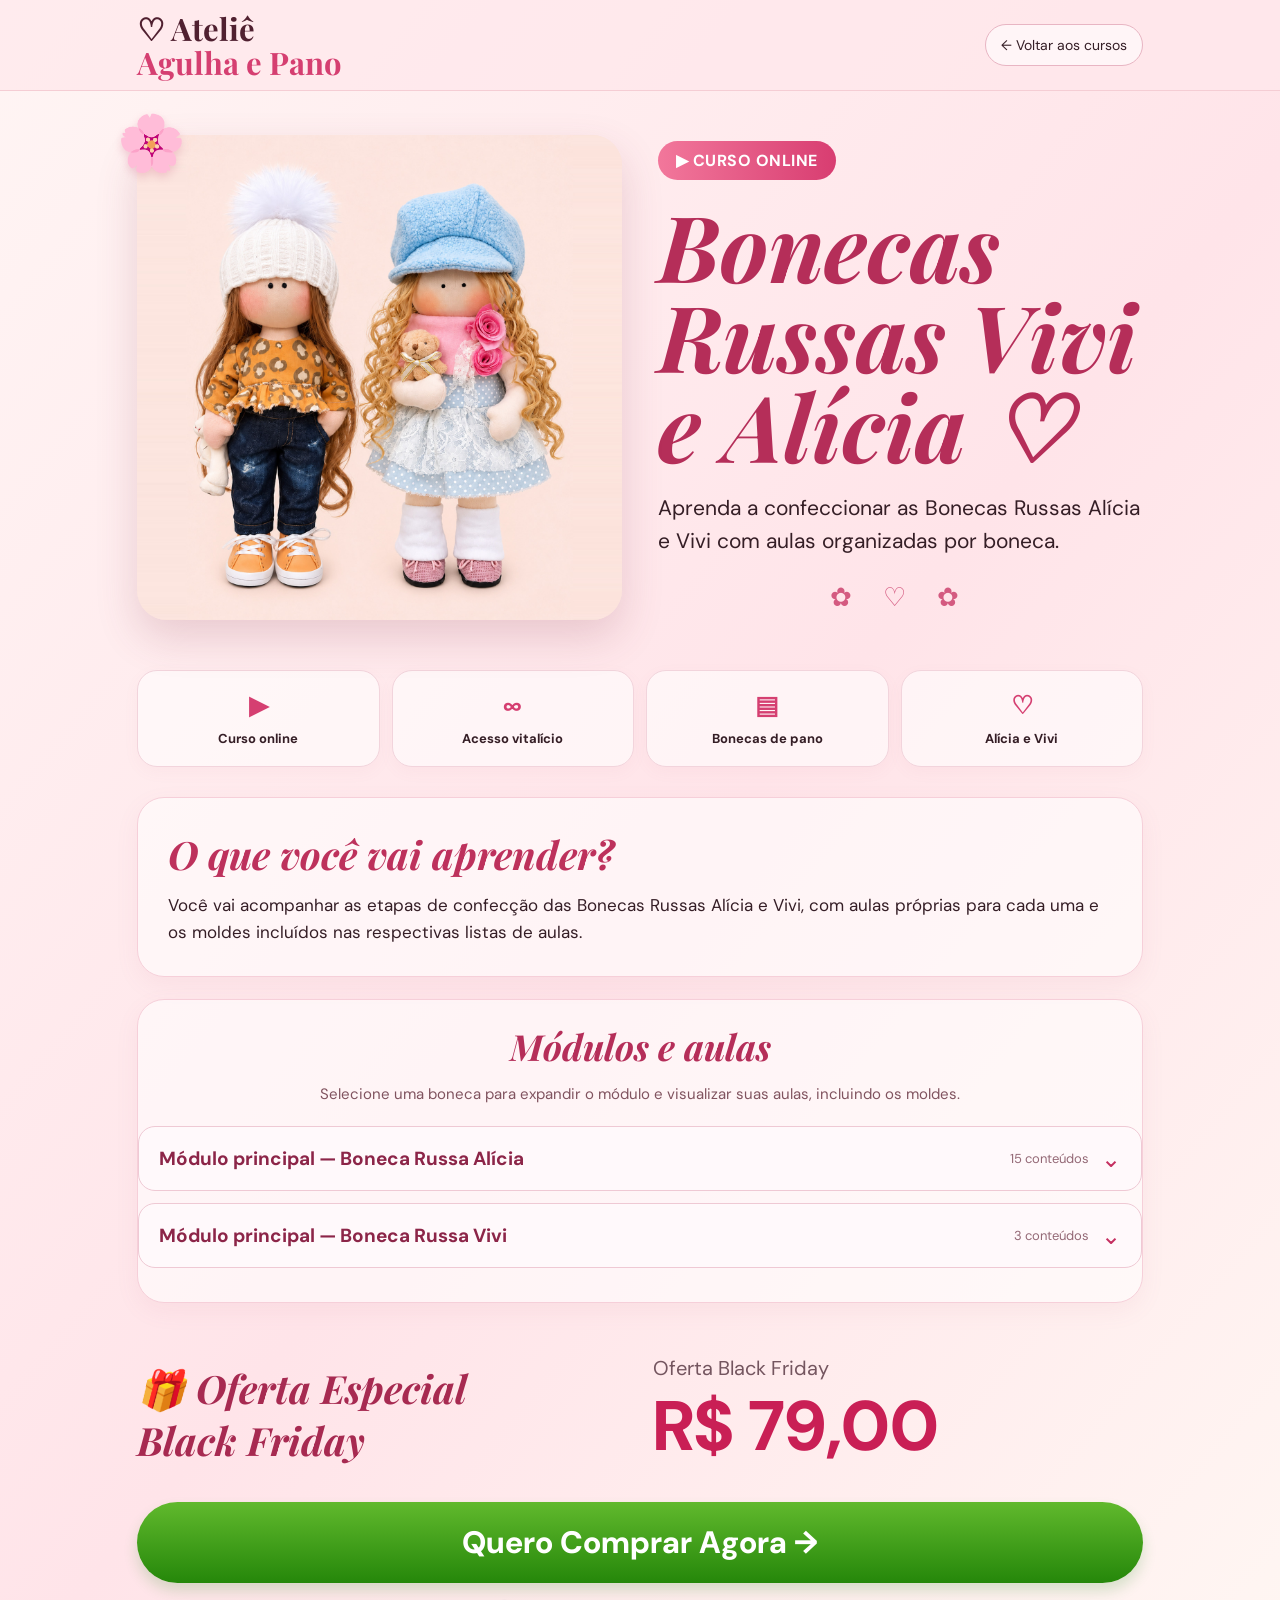
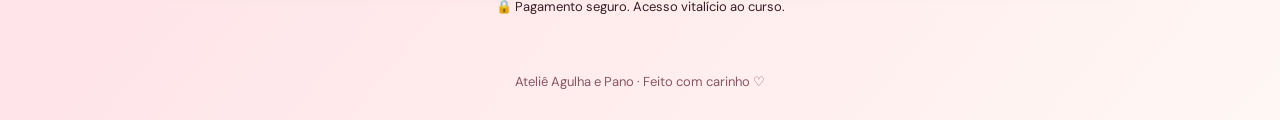
<file: boneca-russa.html>
<!DOCTYPE html>
<!DOCTYPE html>
<html lang="pt-BR"><head><meta charset="utf-8"/><meta content="width=device-width,initial-scale=1" name="viewport"/><meta content="#fae4e6" name="theme-color"/><title>Bonecas Russas Vivi e Alícia | Ateliê Agulha e Pano</title><meta content="Curso online Bonecas Russas Vivi e Alícia com acesso vitalício no Ateliê Agulha e Pano." name="description"/><link href="https://fonts.googleapis.com" rel="preconnect"/><link crossorigin="" href="https://fonts.gstatic.com" rel="preconnect"/><link href="https://fonts.googleapis.com/css2?family=DM+Sans:wght@400;500;600;700&amp;family=Playfair+Display:ital,wght@0,500;0,600;0,700;1,600&amp;display=swap" rel="stylesheet"/><style>
:root{--pink:#d53f71;--wine:#811d3e;--pale:#fff0f2;--ink:#351e26}*{box-sizing:border-box}html{scroll-behavior:smooth}body{margin:0;color:var(--ink);font-family:'DM Sans',Arial,sans-serif;background:linear-gradient(130deg,#fff5f4,#ffe4e9 52%,#fff7f3)}a{color:inherit}.wrap{max-width:1050px;margin:auto;padding:0 22px}.header{background:#ffe8ecb8;border-bottom:1px solid #f5cdd4}.header .wrap{display:flex;align-items:center;justify-content:space-between;gap:18px;min-height:90px}.brand{font:700 clamp(22px,4vw,31px)/1.1 'Playfair Display',serif;text-decoration:none;color:#502030}.brand span{color:var(--pink)}.back{font-size:14px;text-decoration:none;border:1px solid #e8b5c3;border-radius:30px;padding:11px 15px;background:#fff9}.hero{padding:44px 0 25px}.hero-grid{display:grid;grid-template-columns:1fr 1fr;gap:36px;align-items:center}.photo{position:relative;min-width:0}.photo img{display:block;width:100%;max-height:600px;object-fit:contain;border-radius:30px;background:#f7e8e4;box-shadow:0 18px 42px #8b3d5130}.flower{position:absolute;font-size:55px;top:-28px;left:-20px;filter:drop-shadow(0 4px 4px #d7819a55)}.eyebrow{display:inline-block;padding:9px 18px;background:linear-gradient(90deg,#f2779b,#d83d71);border-radius:30px;color:#fff;font-weight:700;letter-spacing:.03em}.hero h1{font:italic 700 clamp(54px,8vw,92px)/.98 'Playfair Display',Georgia,serif;color:#b52e59;margin:20px 0}.hero p{font-size:clamp(17px,2.2vw,21px);line-height:1.6}.chips{display:grid;grid-template-columns:repeat(4,1fr);gap:12px;margin:25px 0 30px}.chip{background:#fff9;border:1px solid #f2d4dc;border-radius:20px;text-align:center;padding:18px 7px;box-shadow:0 5px 16px #b9617c0c}.chip b{display:block;color:var(--pink);font-size:25px;margin-bottom:5px}.chip span{font-size:13px;font-weight:700}.panel{background:#fff9;border:1px solid #f6cfd9;border-radius:27px;padding:30px;box-shadow:0 8px 25px #b9617c12;margin-bottom:22px}.panel h2{font:italic 700 clamp(27px,4vw,39px) 'Playfair Display',Georgia,serif;color:#bd315c;margin:0 0 12px}.panel p{font-size:17px;line-height:1.6;margin:0}.modules{padding:22px 0}.modules h2{text-align:center;font:italic 700 36px 'Playfair Display',Georgia,serif;color:#b52e59}.module{display:flex;align-items:flex-start;gap:15px;padding:16px 0;border-bottom:1px solid #f0d6dd}.module:last-child{border:0}.play{flex:none;width:36px;height:36px;border-radius:50%;display:grid;place-items:center;background:#e65a85;color:white}.module strong{display:block;font-size:17px}.module span{display:block;font-size:14px;margin-top:3px}.offer{display:grid;grid-template-columns:1fr 1fr;gap:25px;align-items:center;padding:30px 0}.offer-label{font:italic 700 clamp(26px,4vw,39px) 'Playfair Display',Georgia,serif;color:#a72a51}.old{text-decoration:none;color:#74555f;font-size:20px}.new{color:#c91f55;font-weight:800;font-size:clamp(43px,6vw,70px)}.buy{display:block;width:100%;text-align:center;background:linear-gradient(#61b92d,#25870a);border-radius:100px;padding:20px 16px;color:white;text-decoration:none;font-size:clamp(20px,3vw,31px);font-weight:800;box-shadow:0 8px 14px #2b8d2430}.buy[aria-disabled=true]{background:linear-gradient(#b8b4b5,#898485);cursor:not-allowed;box-shadow:none}.checkout-note{text-align:center;font-size:13px;margin:15px 0 28px}.foot{text-align:center;padding:30px;color:#855766;font-size:13px}.notice{border:1px solid #ecc6d0;background:#fff7f8;padding:14px;border-radius:12px;margin:14px 0;font-size:14px}.deco{text-align:center;color:#d45a80;font-size:26px;letter-spacing:12px}@media(max-width:700px){.header .wrap{min-height:72px}.back{font-size:12px;padding:8px 11px}.hero{padding-top:25px}.hero-grid{grid-template-columns:1fr;gap:20px}.photo{max-width:460px;margin:auto}.photo img{max-height:440px}.hero h1{text-align:center;margin:15px 0}.hero .eyebrow{display:table;margin:auto}.hero p{text-align:center}.chips{grid-template-columns:repeat(2,1fr);gap:9px}.panel{padding:23px 18px}.offer{grid-template-columns:1fr;text-align:center;gap:5px}.modules h2{font-size:30px}}
.modules-intro{text-align:center;margin:0 0 20px!important;font-size:15px!important;color:#80535f}.course-accordion{margin:12px 0;border:1px solid #efc9d4;border-radius:17px;background:#fff9fb;overflow:hidden}.course-accordion summary{list-style:none;display:flex;align-items:center;gap:12px;padding:19px 20px;cursor:pointer;user-select:none}.course-accordion summary::-webkit-details-marker{display:none}.course-accordion summary:focus-visible{outline:3px solid #d53f71;outline-offset:-3px}.accordion-name{font-size:19px;font-weight:700;color:#8c2548}.accordion-count{margin-left:auto;color:#936875;font-size:13px;white-space:nowrap}.accordion-chevron{font-size:26px;color:#c52f60;line-height:1;transition:transform .2s}.course-accordion[open] .accordion-chevron{transform:rotate(180deg)}.lesson-list{margin:0;padding:5px 24px 20px 46px;border-top:1px solid #f1dce2;list-style:none;counter-reset:none}.lesson-list li{padding:12px 0;border-bottom:1px solid #f5e4e9;font-size:15px;line-height:1.4}.lesson-list li:last-child{border-bottom:0}@media(max-width:500px){.course-accordion summary{padding:16px 12px;gap:7px}.accordion-name{font-size:17px}.accordion-count{font-size:11px}.lesson-list{padding:5px 14px 14px 18px}}</style><style>
/* Módulos expansíveis e player alinhados ao padrão da página */
.course-accordion{margin:12px 0;border:1px solid #efc9d4;border-radius:17px;background:#fff9fb;overflow:hidden}
.course-accordion summary{list-style:none;display:flex;align-items:center;gap:12px;padding:19px 20px;cursor:pointer}
.course-accordion summary::-webkit-details-marker{display:none}
.accordion-name{font-size:19px;font-weight:700;color:#8c2548}
.accordion-count{margin-left:auto;color:#936875;font-size:13px;white-space:nowrap}
.accordion-chevron{font-size:24px;color:#c52f60;transition:transform .2s}
.course-accordion[open] .accordion-chevron{transform:rotate(180deg)}
.modules .lesson-list{list-style:none;margin:0;padding:8px 22px 20px;border-top:1px solid #f1dce2}
.modules .lesson-list li{display:flex;align-items:center;gap:12px;padding:12px 0;border-bottom:1px solid #f5e4e9;line-height:1.4}
.modules .lesson-list li:last-child{border-bottom:0}
.modules .play,.modules .nenem-play{display:grid;place-items:center;flex:0 0 36px;width:36px;height:36px;border-radius:50%;background:#e65a85;color:#fff;line-height:1;transform:none}
.modules .nenem-section{margin:16px 0;border:1px solid #efc9d4;border-radius:16px;padding:20px}
.modules .nenem-lessons{list-style:none;padding:0;margin:0}
.modules .nenem-lessons li{display:flex;align-items:center;gap:12px;padding:12px 0;border-bottom:1px solid #f1dce2}
.modules .module-only-list{display:grid;grid-template-columns:repeat(2,minmax(0,1fr));gap:12px}
.modules .module-only{display:flex;align-items:center;gap:12px;padding:16px;border:1px solid #efc9d4;border-radius:15px}
.modules .pending{padding:16px 22px;color:#855766}
.hero .photo img{height:auto;max-height:none;object-fit:contain;background:#FCE5DE}
@media(max-width:650px){.modules .module-only-list{grid-template-columns:1fr}.course-accordion summary{padding:16px 12px;gap:7px}.accordion-name{font-size:17px}.accordion-count{font-size:11px}}
</style></head><body><header class="header"><div class="wrap"><a class="brand" href="index.html">♡ Ateliê<br/><span>Agulha e Pano</span></a><a class="back" href="index.html#cursos">← Voltar aos cursos</a></div></header><main><section class="hero"><div class="wrap hero-grid"><div class="photo"><span aria-hidden="true" class="flower">🌸</span><img alt="Foto do curso Bonecas Russas Vivi e Alícia" src="assets/bonecas-russas-alicia-vivi.jpg"/></div><div><span class="eyebrow">▶ CURSO ONLINE</span><h1>Bonecas Russas Vivi e Alícia ♡</h1><p>Aprenda a confeccionar as Bonecas Russas Alícia e Vivi com aulas organizadas por boneca.</p><div aria-hidden="true" class="deco">✿ ♡ ✿</div></div></div></section><div class="wrap"><div class="chips"><div class="chip"><b>▶</b><span>Curso online</span></div><div class="chip"><b>∞</b><span>Acesso vitalício</span></div><div class="chip"><b>▤</b><span>Bonecas de pano</span></div><div class="chip"><b>♡</b><span>Alícia e Vivi</span></div></div><section class="panel"><h2>O que você vai aprender?</h2><p>Você vai acompanhar as etapas de confecção das Bonecas Russas Alícia e Vivi, com aulas próprias para cada uma e os moldes incluídos nas respectivas listas de aulas.</p></section><section class="panel modules"><h2>Módulos e aulas</h2><p class="modules-intro">Selecione uma boneca para expandir o módulo e visualizar suas aulas, incluindo os moldes.</p><details class="course-accordion"><summary><span class="accordion-name">Módulo principal — Boneca Russa Alícia</span><span class="accordion-count">15 conteúdos</span><span aria-hidden="true" class="accordion-chevron">⌄</span></summary><ol class="lesson-list"><li><span aria-hidden="true" class="lesson-play">▷</span><span>Riscando e Costurando</span></li><li><span aria-hidden="true" class="lesson-play">▷</span><span>Fazendo o pézinho de papelão</span></li><li><span aria-hidden="true" class="lesson-play">▷</span><span>Enchendo e montando o corpinho</span></li><li><span aria-hidden="true" class="lesson-play">▷</span><span>Pintando o rostinho</span></li><li><span aria-hidden="true" class="lesson-play">▷</span><span>Fazendo o Sapatinho</span></li><li><span aria-hidden="true" class="lesson-play">▷</span><span>Riscando e cortando a calça</span></li><li><span aria-hidden="true" class="lesson-play">▷</span><span>Cortando a batinha</span></li><li><span aria-hidden="true" class="lesson-play">▷</span><span>Costurando a Batinha</span></li><li><span aria-hidden="true" class="lesson-play">▷</span><span>Pulo do Gato - Desfiando a calça</span></li><li><span aria-hidden="true" class="lesson-play">▷</span><span>Costurando a calça</span></li><li><span aria-hidden="true" class="lesson-play">▷</span><span>Costurando a touca</span></li><li><span aria-hidden="true" class="lesson-play">▷</span><span>Colocação de Cabelo Part. 1</span></li><li><span aria-hidden="true" class="lesson-play">▷</span><span>Colocação de Cabelo Part. 2</span></li><li><span aria-hidden="true" class="lesson-play">▷</span><span>Vestindo a Boneca Articulada</span></li><li><span aria-hidden="true" class="lesson-play">▷</span><span>MOLDES</span></li></ol></details><details class="course-accordion"><summary><span class="accordion-name">Módulo principal — Boneca Russa Vivi</span><span class="accordion-count">3 conteúdos</span><span aria-hidden="true" class="accordion-chevron">⌄</span></summary><ol class="lesson-list"><li><span aria-hidden="true" class="lesson-play">▷</span><span>Boneca Vivi Part. 1</span></li><li><span aria-hidden="true" class="lesson-play">▷</span><span>Boneca Russa Vivi - Parte 2</span></li><li><span aria-hidden="true" class="lesson-play">▷</span><span>Moldes</span></li></ol></details></section><div class="offer"><div class="offer-label">🎁 Oferta Especial<br/>Black Friday</div><div><div class="old">Oferta Black Friday</div><div class="new">R$ 79,00</div></div></div><a class="buy" href="https://pay.hotmart.com/U95487858R?off=0j7vcd3v&amp;checkoutMode=10" id="comprar">Quero Comprar Agora →</a><p class="checkout-note">🔒 Pagamento seguro. Acesso vitalício ao curso.</p></div></main><footer class="foot">Ateliê Agulha e Pano · Feito com carinho ♡</footer></body></html>
</file>
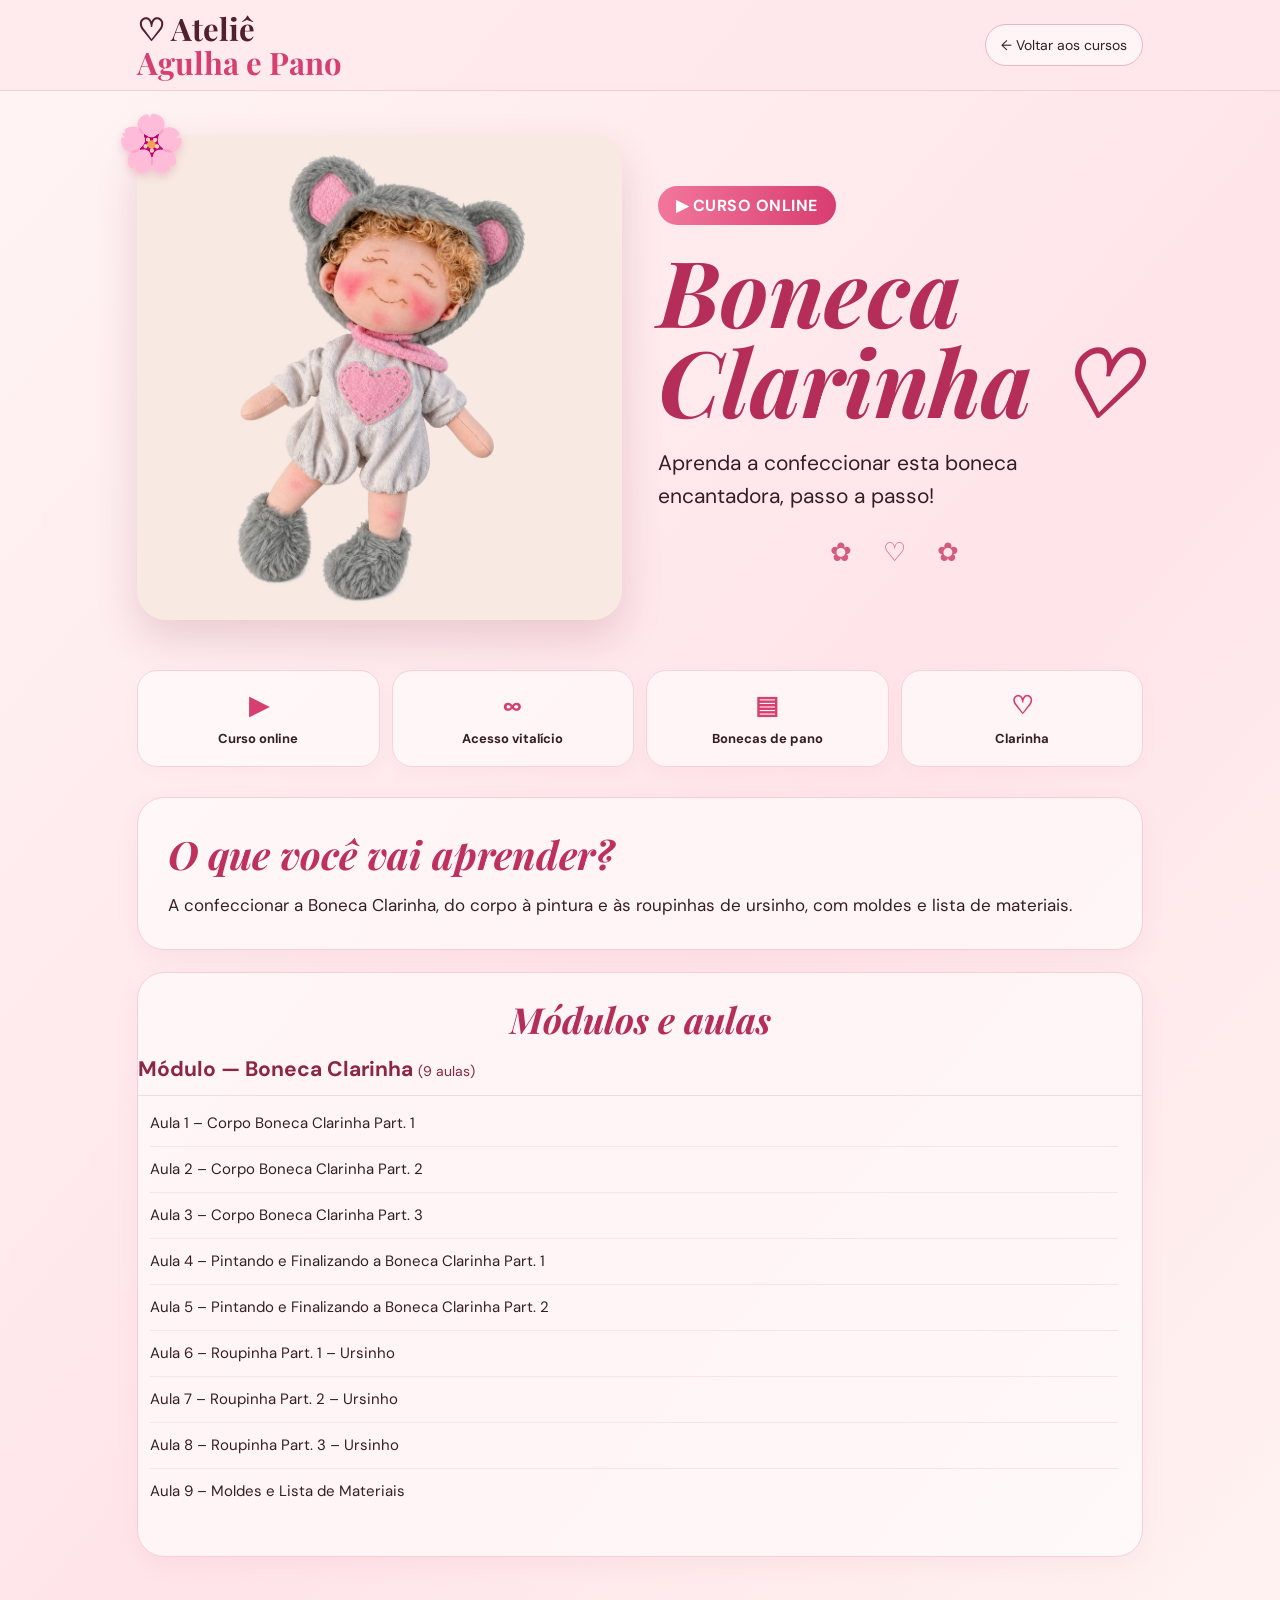
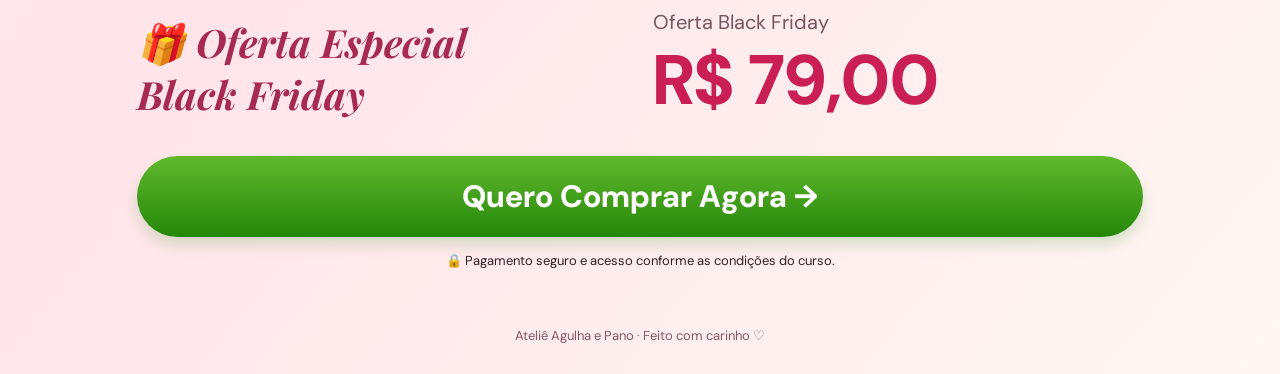
<file: clarinha.html>
<!doctype html><html lang="pt-BR"><head><meta charset="utf-8"><meta name="viewport" content="width=device-width,initial-scale=1"><meta name="theme-color" content="#fae4e6"><title>Clarinha | Ateliê Agulha e Pano</title><meta name="description" content="Conheça o curso online Clarinha do Ateliê Agulha e Pano."><link rel="preconnect" href="https://fonts.googleapis.com"><link rel="preconnect" href="https://fonts.gstatic.com" crossorigin><link href="https://fonts.googleapis.com/css2?family=DM+Sans:wght@400;500;600;700&family=Playfair+Display:ital,wght@0,500;0,600;0,700;1,600&display=swap" rel="stylesheet"><style>
:root{--pink:#d53f71;--wine:#811d3e;--pale:#fff0f2;--ink:#351e26}*{box-sizing:border-box}html{scroll-behavior:smooth}body{margin:0;color:var(--ink);font-family:'DM Sans',Arial,sans-serif;background:linear-gradient(130deg,#fff5f4,#ffe4e9 52%,#fff7f3)}a{color:inherit}.wrap{max-width:1050px;margin:auto;padding:0 22px}.header{background:#ffe8ecb8;border-bottom:1px solid #f5cdd4}.header .wrap{display:flex;align-items:center;justify-content:space-between;gap:18px;min-height:90px}.brand{font:700 clamp(22px,4vw,31px)/1.1 'Playfair Display',serif;text-decoration:none;color:#502030}.brand span{color:var(--pink)}.back{font-size:14px;text-decoration:none;border:1px solid #e8b5c3;border-radius:30px;padding:11px 15px;background:#fff9}.hero{padding:44px 0 25px}.hero-grid{display:grid;grid-template-columns:1fr 1fr;gap:36px;align-items:center}.photo{position:relative;min-width:0}.photo img{display:block;width:100%;max-height:600px;object-fit:contain;border-radius:30px;background:#f7e8e4;box-shadow:0 18px 42px #8b3d5130}.flower{position:absolute;font-size:55px;top:-28px;left:-20px;filter:drop-shadow(0 4px 4px #d7819a55)}.eyebrow{display:inline-block;padding:9px 18px;background:linear-gradient(90deg,#f2779b,#d83d71);border-radius:30px;color:#fff;font-weight:700;letter-spacing:.03em}.hero h1{font:italic 700 clamp(54px,8vw,92px)/.98 'Playfair Display',Georgia,serif;color:#b52e59;margin:20px 0}.hero p{font-size:clamp(17px,2.2vw,21px);line-height:1.6}.chips{display:grid;grid-template-columns:repeat(4,1fr);gap:12px;margin:25px 0 30px}.chip{background:#fff9;border:1px solid #f2d4dc;border-radius:20px;text-align:center;padding:18px 7px;box-shadow:0 5px 16px #b9617c0c}.chip b{display:block;color:var(--pink);font-size:25px;margin-bottom:5px}.chip span{font-size:13px;font-weight:700}.panel{background:#fff9;border:1px solid #f6cfd9;border-radius:27px;padding:30px;box-shadow:0 8px 25px #b9617c12;margin-bottom:22px}.panel h2{font:italic 700 clamp(27px,4vw,39px) 'Playfair Display',Georgia,serif;color:#bd315c;margin:0 0 12px}.panel p{font-size:17px;line-height:1.6;margin:0}.modules{padding:22px 0}.modules h2{text-align:center;font:italic 700 36px 'Playfair Display',Georgia,serif;color:#b52e59}.module{display:flex;align-items:flex-start;gap:15px;padding:16px 0;border-bottom:1px solid #f0d6dd}.module:last-child{border:0}.play{flex:none;width:36px;height:36px;border-radius:50%;display:grid;place-items:center;background:#e65a85;color:white}.module strong{display:block;font-size:17px}.module span{display:block;font-size:14px;margin-top:3px}.offer{display:grid;grid-template-columns:1fr 1fr;gap:25px;align-items:center;padding:30px 0}.offer-label{font:italic 700 clamp(26px,4vw,39px) 'Playfair Display',Georgia,serif;color:#a72a51}.old{text-decoration:none;color:#74555f;font-size:20px}.new{color:#c91f55;font-weight:800;font-size:clamp(43px,6vw,70px)}.buy{display:block;width:100%;text-align:center;background:linear-gradient(#61b92d,#25870a);border-radius:100px;padding:20px 16px;color:white;text-decoration:none;font-size:clamp(20px,3vw,31px);font-weight:800;box-shadow:0 8px 14px #2b8d2430}.buy[aria-disabled=true]{background:linear-gradient(#b8b4b5,#898485);cursor:not-allowed;box-shadow:none}.checkout-note{text-align:center;font-size:13px;margin:15px 0 28px}.foot{text-align:center;padding:30px;color:#855766;font-size:13px}.notice{border:1px solid #ecc6d0;background:#fff7f8;padding:14px;border-radius:12px;margin:14px 0;font-size:14px}.deco{text-align:center;color:#d45a80;font-size:26px;letter-spacing:12px}@media(max-width:700px){.header .wrap{min-height:72px}.back{font-size:12px;padding:8px 11px}.hero{padding-top:25px}.hero-grid{grid-template-columns:1fr;gap:20px}.photo{max-width:460px;margin:auto}.photo img{max-height:440px}.hero h1{text-align:center;margin:15px 0}.hero .eyebrow{display:table;margin:auto}.hero p{text-align:center}.chips{grid-template-columns:repeat(2,1fr);gap:9px}.panel{padding:23px 18px}.offer{grid-template-columns:1fr;text-align:center;gap:5px}.modules h2{font-size:30px}}
.modules-intro{text-align:center;margin:0 0 20px!important;font-size:15px!important;color:#80535f}.course-accordion{margin:12px 0;border:1px solid #efc9d4;border-radius:17px;background:#fff9fb;overflow:hidden}.course-accordion summary{list-style:none;display:flex;align-items:center;gap:12px;padding:19px 20px;cursor:pointer;user-select:none}.course-accordion summary::-webkit-details-marker{display:none}.course-accordion summary:focus-visible{outline:3px solid #d53f71;outline-offset:-3px}.accordion-name{font-size:19px;font-weight:700;color:#8c2548}.accordion-count{margin-left:auto;color:#936875;font-size:13px;white-space:nowrap}.accordion-chevron{font-size:26px;color:#c52f60;line-height:1;transition:transform .2s}.course-accordion[open] .accordion-chevron{transform:rotate(180deg)}.lesson-list{margin:0;padding:5px 24px 20px 46px;border-top:1px solid #f1dce2;list-style:none;counter-reset:none}.lesson-list li{padding:12px 0;border-bottom:1px solid #f5e4e9;font-size:15px;line-height:1.4}.lesson-list li:last-child{border-bottom:0}@media(max-width:500px){.course-accordion summary{padding:16px 12px;gap:7px}.accordion-name{font-size:17px}.accordion-count{font-size:11px}.lesson-list{padding:5px 14px 14px 18px}}</style></head><body><header class="header"><div class="wrap"><a class="brand" href="index.html">♡ Ateliê<br><span>Agulha e Pano</span></a><a class="back" href="index.html#cursos">← Voltar aos cursos</a></div></header><main><section class="hero"><div class="wrap hero-grid"><div class="photo"><span class="flower" aria-hidden="true">🌸</span><img src="assets/clarinha.jpg" alt="Boneca do curso Clarinha"></div><div><span class="eyebrow">▶ CURSO ONLINE</span><h1>Boneca<br>Clarinha ♡</h1><p>Aprenda a confeccionar esta boneca encantadora, passo a passo!</p><div class="deco" aria-hidden="true">✿ ♡ ✿</div></div></div></section><div class="wrap"><div class="chips"><div class="chip"><b>▶</b><span>Curso online</span></div><div class="chip"><b>∞</b><span>Acesso vitalício</span></div><div class="chip"><b>▤</b><span>Bonecas de pano</span></div><div class="chip"><b>♡</b><span>Clarinha</span></div></div><section class="panel"><h2>O que você vai aprender?</h2><p>A confeccionar a Boneca Clarinha, do corpo à pintura e às roupinhas de ursinho, com moldes e lista de materiais.</p></section><section class="panel modules"><h2>Módulos e aulas</h2><h3 style="color:#8c2548;font-size:21px;margin:12px 0">Módulo — Boneca Clarinha <small style="font-size:14px;font-weight:400">(9 aulas)</small></h3><ul class="lesson-list" style="border-top:1px solid #f1dce2;padding-left:12px"><li>Aula 1 – Corpo Boneca Clarinha Part. 1</li><li>Aula 2 – Corpo Boneca Clarinha Part. 2</li><li>Aula 3 – Corpo Boneca Clarinha Part. 3</li><li>Aula 4 – Pintando e Finalizando a Boneca Clarinha Part. 1</li><li>Aula 5 – Pintando e Finalizando a Boneca Clarinha Part. 2</li><li>Aula 6 – Roupinha Part. 1 – Ursinho</li><li>Aula 7 – Roupinha Part. 2 – Ursinho</li><li>Aula 8 – Roupinha Part. 3 – Ursinho</li><li>Aula 9 – Moldes e Lista de Materiais</li></ul></section><div class="offer"><div class="offer-label">🎁 Oferta Especial<br>Black Friday</div><div><div class="old">Oferta Black Friday</div><div class="new">R$ 79,00</div></div></div><a class="buy" id="comprar" href="https://pay.hotmart.com/A91942649T?off=emez34ay&amp;checkoutMode=10">Quero Comprar Agora →</a><p class="checkout-note">🔒 Pagamento seguro e acesso conforme as condições do curso.</p></div></main><footer class="foot">Ateliê Agulha e Pano · Feito com carinho ♡</footer></body></html>
</file>
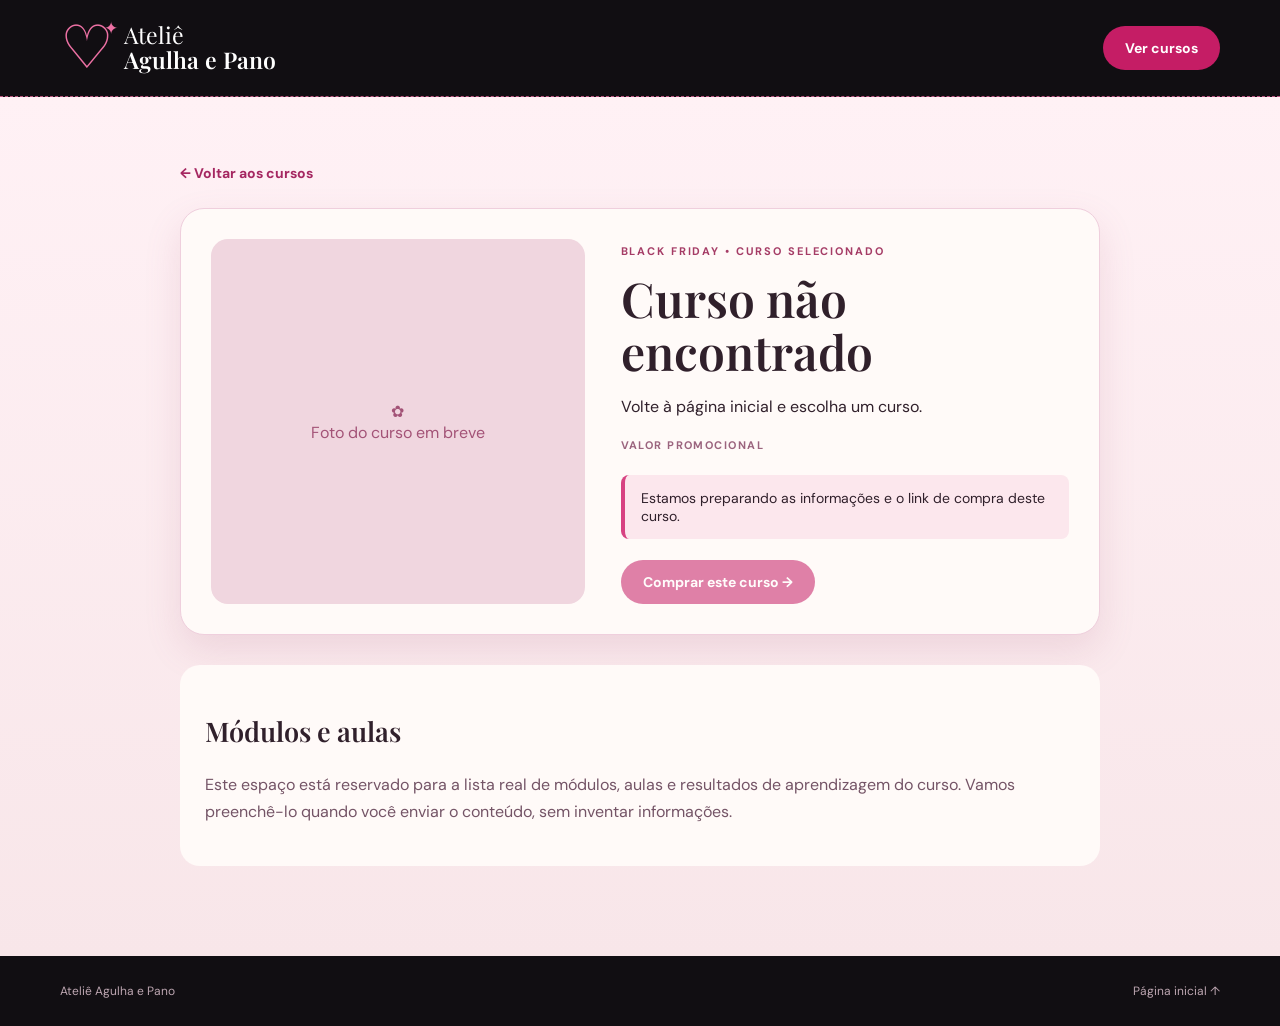
<file: curso.html>
<!doctype html><html lang="pt-BR"><head><meta charset="utf-8"><meta name="viewport" content="width=device-width,initial-scale=1"><meta name="theme-color" content="#171117"><title>Detalhes do curso | Ateliê Agulha e Pano</title><link rel="preconnect" href="https://fonts.googleapis.com"><link rel="preconnect" href="https://fonts.gstatic.com" crossorigin><link href="https://fonts.googleapis.com/css2?family=DM+Sans:wght@400;500;600;700&family=Playfair+Display:ital,wght@0,500;0,600;0,700;1,500;1,600&display=swap" rel="stylesheet"><link rel="stylesheet" href="style.css?v=20261117-final"><script src="cursos.js" defer></script><script src="detalhe.js" defer></script></head><body><header class="site-header"><div class="wrap header-row"><a class="brand" href="index.html"><span class="brand-symbol" aria-hidden="true">♡<span>✦</span></span><span class="brand-text"><span>Ateliê</span><strong>Agulha e Pano</strong></span></a><a class="nav-cta" href="index.html#cursos">Ver cursos</a></div></header><main class="detail-main"><div class="wrap detail-shell"><a class="back-link" href="index.html#cursos">← Voltar aos cursos</a><article class="detail-card"><div class="detail-visual" id="detail-visual"><span>✿<br>Foto do curso em breve</span></div><div class="detail-info"><span class="kicker dark">BLACK FRIDAY • CURSO SELECIONADO</span><h1 id="detail-title">Curso</h1><p id="detail-desc"></p><p class="offer-label">Valor promocional</p><div class="detail-price" id="detail-price"></div><div class="status-note" id="detail-status">Estamos preparando as informações e o link de compra deste curso.</div><a class="button" id="buy-button" href="#" aria-disabled="true">Comprar este curso →</a></div></article><section class="detail-modules"><h2>Módulos e aulas</h2><p>Este espaço está reservado para a lista real de módulos, aulas e resultados de aprendizagem do curso. Vamos preenchê-lo quando você enviar o conteúdo, sem inventar informações.</p></section></div></main><footer class="footer"><div class="wrap footer-inner"><span>Ateliê Agulha e Pano</span><a href="index.html">Página inicial ↑</a></div></footer></body></html>
</file>
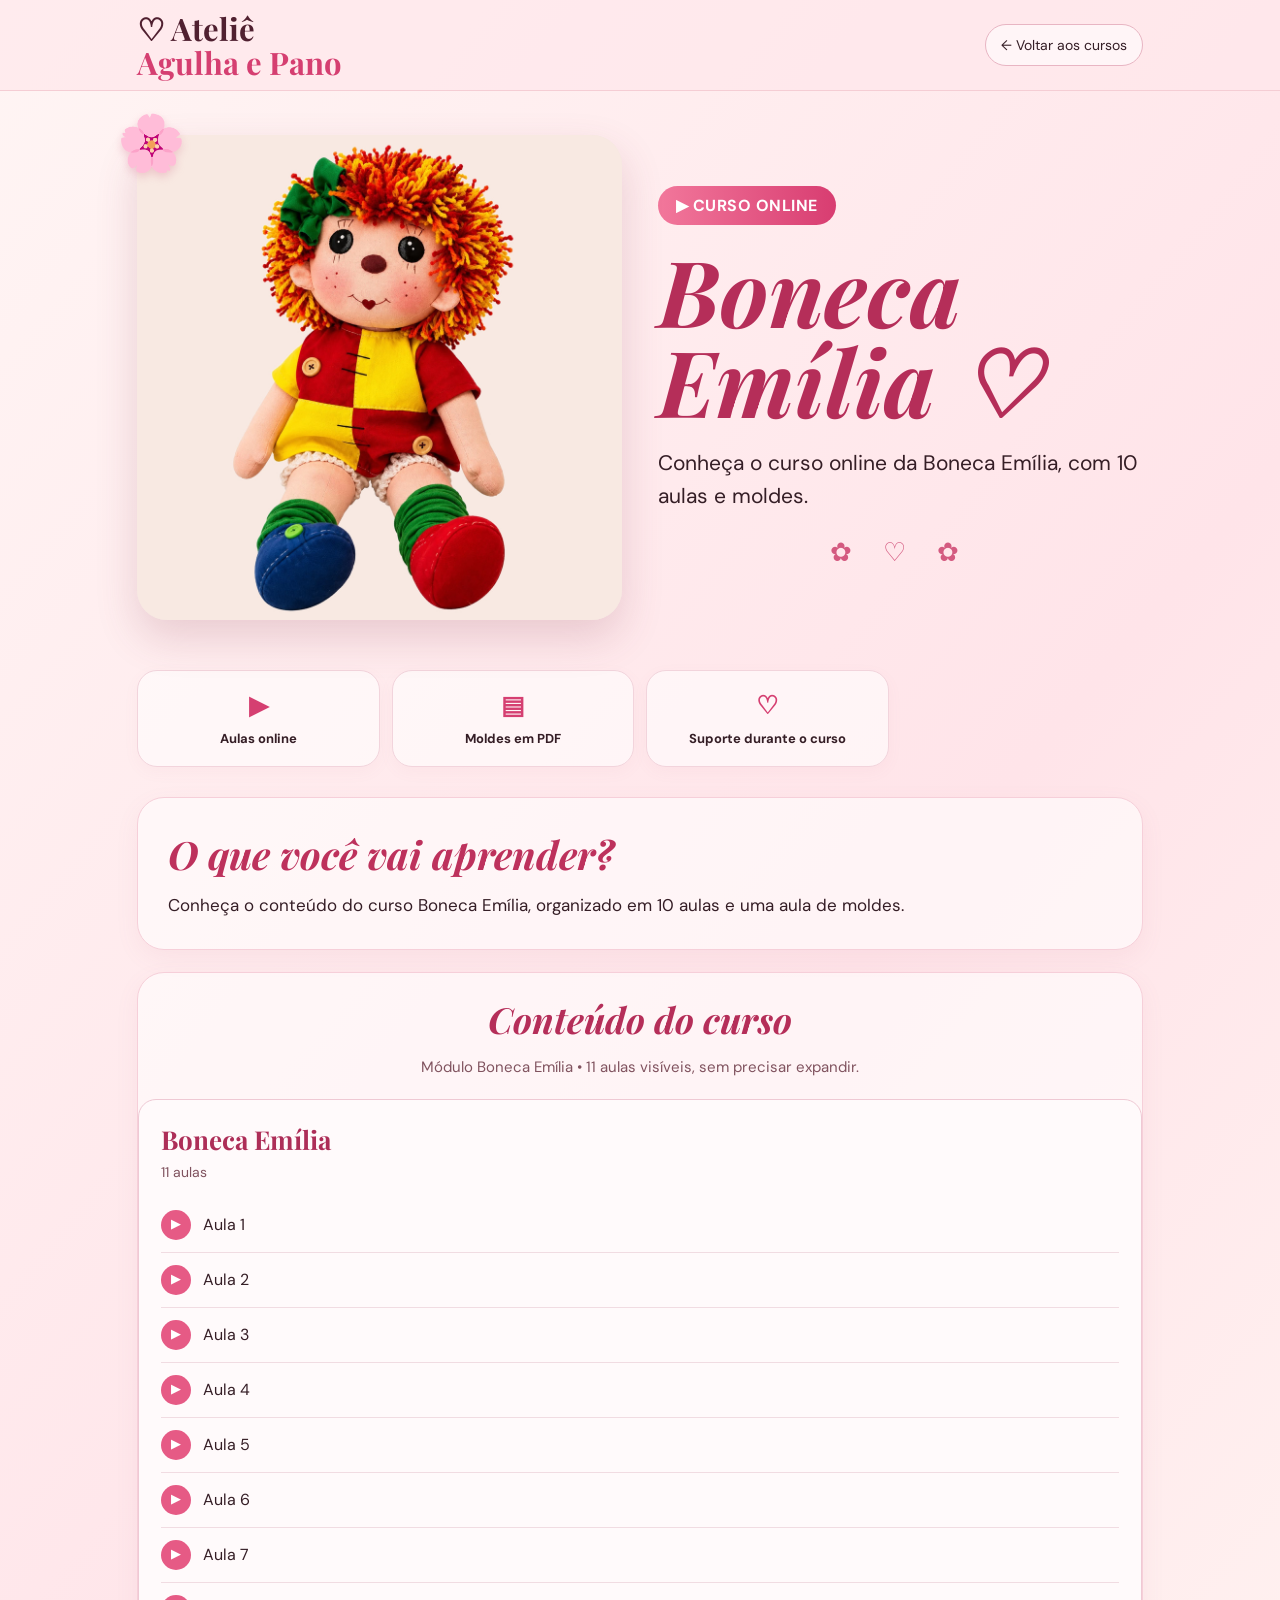
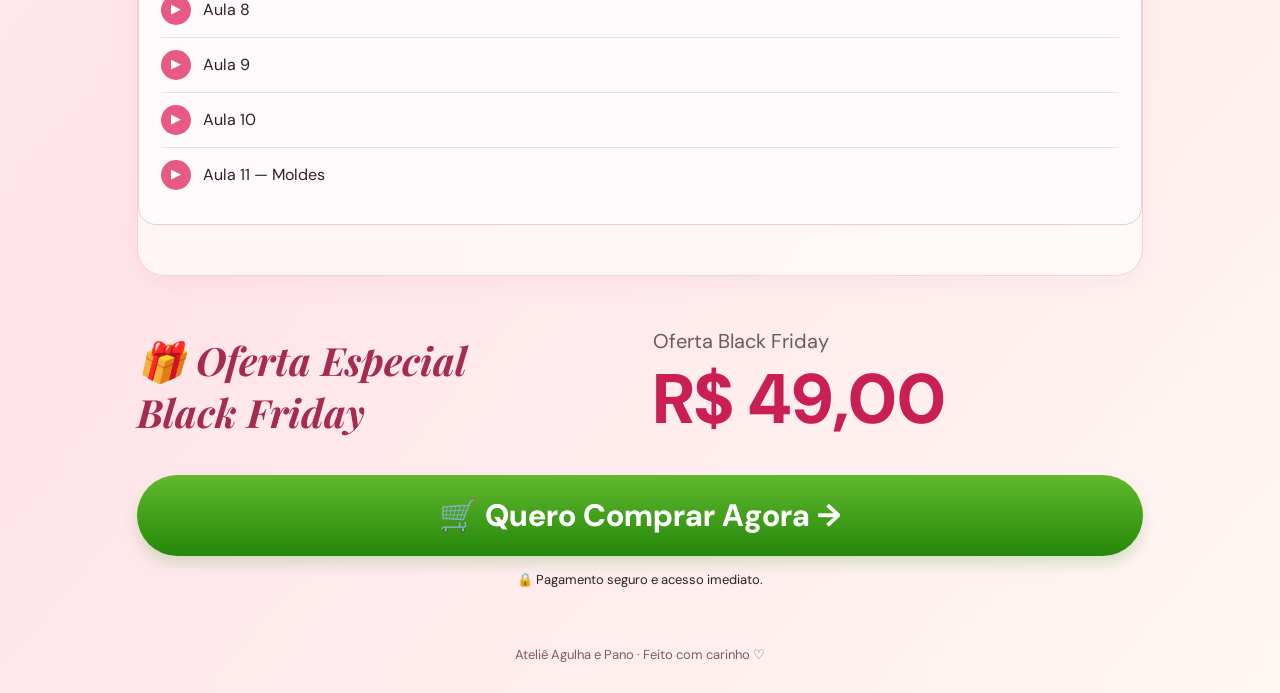
<file: emilia.html>
<!DOCTYPE html>

<html lang="pt-BR"><head><meta charset="utf-8"/><meta content="width=device-width,initial-scale=1" name="viewport"/><meta content="#fae4e6" name="theme-color"/><title>Emília | Ateliê Agulha e Pano</title><meta content="Conheça as 11 aulas do curso Boneca Emília." name="description"/><link href="https://fonts.googleapis.com" rel="preconnect"/><link crossorigin="" href="https://fonts.gstatic.com" rel="preconnect"/><link href="https://fonts.googleapis.com/css2?family=DM+Sans:wght@400;500;600;700&amp;family=Playfair+Display:ital,wght@0,500;0,600;0,700;1,600&amp;display=swap" rel="stylesheet"/><style>
:root{--pink:#d53f71;--wine:#811d3e;--pale:#fff0f2;--ink:#351e26}*{box-sizing:border-box}html{scroll-behavior:smooth}body{margin:0;color:var(--ink);font-family:'DM Sans',Arial,sans-serif;background:linear-gradient(130deg,#fff5f4,#ffe4e9 52%,#fff7f3)}a{color:inherit}.wrap{max-width:1050px;margin:auto;padding:0 22px}.header{background:#ffe8ecb8;border-bottom:1px solid #f5cdd4}.header .wrap{display:flex;align-items:center;justify-content:space-between;gap:18px;min-height:90px}.brand{font:700 clamp(22px,4vw,31px)/1.1 'Playfair Display',serif;text-decoration:none;color:#502030}.brand span{color:var(--pink)}.back{font-size:14px;text-decoration:none;border:1px solid #e8b5c3;border-radius:30px;padding:11px 15px;background:#fff9}.hero{padding:44px 0 25px}.hero-grid{display:grid;grid-template-columns:1fr 1fr;gap:36px;align-items:center}.photo{position:relative;min-width:0}.photo img{display:block;width:100%;max-height:600px;object-fit:contain;border-radius:30px;background:#f7e8e4;box-shadow:0 18px 42px #8b3d5130}.flower{position:absolute;font-size:55px;top:-28px;left:-20px;filter:drop-shadow(0 4px 4px #d7819a55)}.eyebrow{display:inline-block;padding:9px 18px;background:linear-gradient(90deg,#f2779b,#d83d71);border-radius:30px;color:#fff;font-weight:700;letter-spacing:.03em}.hero h1{font:italic 700 clamp(54px,8vw,92px)/.98 'Playfair Display',Georgia,serif;color:#b52e59;margin:20px 0}.hero p{font-size:clamp(17px,2.2vw,21px);line-height:1.6}.chips{display:grid;grid-template-columns:repeat(4,1fr);gap:12px;margin:25px 0 30px}.chip{background:#fff9;border:1px solid #f2d4dc;border-radius:20px;text-align:center;padding:18px 7px;box-shadow:0 5px 16px #b9617c0c}.chip b{display:block;color:var(--pink);font-size:25px;margin-bottom:5px}.chip span{font-size:13px;font-weight:700}.panel{background:#fff9;border:1px solid #f6cfd9;border-radius:27px;padding:30px;box-shadow:0 8px 25px #b9617c12;margin-bottom:22px}.panel h2{font:italic 700 clamp(27px,4vw,39px) 'Playfair Display',Georgia,serif;color:#bd315c;margin:0 0 12px}.panel p{font-size:17px;line-height:1.6;margin:0}.modules{padding:22px 0}.modules h2{text-align:center;font:italic 700 36px 'Playfair Display',Georgia,serif;color:#b52e59}.module{display:flex;align-items:flex-start;gap:15px;padding:16px 0;border-bottom:1px solid #f0d6dd}.module:last-child{border:0}.play{flex:none;width:36px;height:36px;border-radius:50%;display:grid;place-items:center;background:#e65a85;color:white}.module strong{display:block;font-size:17px}.module span{display:block;font-size:14px;margin-top:3px}.offer{display:grid;grid-template-columns:1fr 1fr;gap:25px;align-items:center;padding:30px 0}.offer-label{font:italic 700 clamp(26px,4vw,39px) 'Playfair Display',Georgia,serif;color:#a72a51}.old{text-decoration:none;color:#74555f;font-size:20px}.new{color:#c91f55;font-weight:800;font-size:clamp(43px,6vw,70px)}.buy{display:block;width:100%;text-align:center;background:linear-gradient(#61b92d,#25870a);border-radius:100px;padding:20px 16px;color:white;text-decoration:none;font-size:clamp(20px,3vw,31px);font-weight:800;box-shadow:0 8px 14px #2b8d2430}.buy[aria-disabled=true]{background:linear-gradient(#b8b4b5,#898485);cursor:not-allowed;box-shadow:none}.checkout-note{text-align:center;font-size:13px;margin:15px 0 28px}.foot{text-align:center;padding:30px;color:#855766;font-size:13px}.notice{border:1px solid #ecc6d0;background:#fff7f8;padding:14px;border-radius:12px;margin:14px 0;font-size:14px}.deco{text-align:center;color:#d45a80;font-size:26px;letter-spacing:12px}@media(max-width:700px){.header .wrap{min-height:72px}.back{font-size:12px;padding:8px 11px}.hero{padding-top:25px}.hero-grid{grid-template-columns:1fr;gap:20px}.photo{max-width:460px;margin:auto}.photo img{max-height:440px}.hero h1{text-align:center;margin:15px 0}.hero .eyebrow{display:table;margin:auto}.hero p{text-align:center}.chips{grid-template-columns:repeat(2,1fr);gap:9px}.panel{padding:23px 18px}.offer{grid-template-columns:1fr;text-align:center;gap:5px}.modules h2{font-size:30px}}
.modules-intro{text-align:center;margin:0 0 20px!important;font-size:15px!important;color:#80535f}.course-accordion{margin:12px 0;border:1px solid #efc9d4;border-radius:17px;background:#fff9fb;overflow:hidden}.course-accordion summary{list-style:none;display:flex;align-items:center;gap:12px;padding:19px 20px;cursor:pointer;user-select:none}.course-accordion summary::-webkit-details-marker{display:none}.course-accordion summary:focus-visible{outline:3px solid #d53f71;outline-offset:-3px}.accordion-name{font-size:19px;font-weight:700;color:#8c2548}.accordion-count{margin-left:auto;color:#936875;font-size:13px;white-space:nowrap}.accordion-chevron{font-size:26px;color:#c52f60;line-height:1;transition:transform .2s}.course-accordion[open] .accordion-chevron{transform:rotate(180deg)}.lesson-list{margin:0;padding:5px 24px 20px 46px;border-top:1px solid #f1dce2;list-style:none;counter-reset:none}.lesson-list li{padding:12px 0;border-bottom:1px solid #f5e4e9;font-size:15px;line-height:1.4}.lesson-list li:last-child{border-bottom:0}@media(max-width:500px){.course-accordion summary{padding:16px 12px;gap:7px}.accordion-name{font-size:17px}.accordion-count{font-size:11px}.lesson-list{padding:5px 14px 14px 18px}}.module-only-list{display:grid;grid-template-columns:repeat(2,minmax(0,1fr));gap:12px;margin-top:22px}.module-only{display:flex;align-items:center;gap:12px;padding:17px 16px;border:1px solid #efc9d4;border-radius:15px;background:#fff9fb;font-size:16px}.module-only strong{font-weight:700}.module-icon{color:#c52f60;font-size:23px}@media(max-width:650px){.module-only-list{grid-template-columns:1fr}} </style><style>@media(max-width:500px){.chips{grid-template-columns:1fr!important}}</style><style>.nenem-section{margin:20px 0 28px;border:1px solid #efc9d4;border-radius:18px;background:#fffafb;padding:22px}.nenem-section h3{font:700 26px 'Playfair Display',Georgia,serif;color:#ad2e58;margin:0}.nenem-count{font-size:14px!important;color:#80535f;margin:4px 0 14px!important}.nenem-lessons{padding:0;margin:0;list-style:none}.nenem-lessons li{display:flex;align-items:center;gap:12px;padding:12px 0;border-bottom:1px solid #f1dce2;line-height:1.45}.nenem-lessons li:last-child{border-bottom:0}.nenem-play{flex:none;background:#e65a85;color:white;border-radius:50%;width:30px;height:30px;display:grid;place-items:center;font-size:13px}@media(max-width:500px){.nenem-section{padding:17px 14px}.nenem-section h3{font-size:23px}}</style></head><body><header class="header"><div class="wrap"><a class="brand" href="index.html">♡ Ateliê<br/><span>Agulha e Pano</span></a><a class="back" href="index.html#cursos">← Voltar aos cursos</a></div></header><main><section class="hero"><div class="wrap hero-grid"><div class="photo"><span aria-hidden="true" class="flower">🌸</span><img alt="Boneca Emília" src="assets/emilia.jpg"/></div><div><span class="eyebrow">▶ CURSO ONLINE</span><h1>Boneca Emília ♡</h1><p>Conheça o curso online da Boneca Emília, com 10 aulas e moldes.</p><div aria-hidden="true" class="deco">✿ ♡ ✿</div></div></div></section><div class="wrap"><div class="chips"><div class="chip"><b>▶</b><span>Aulas online</span></div><div class="chip"><b>▤</b><span>Moldes em PDF</span></div><div class="chip"><b>♡</b><span>Suporte durante o curso</span></div></div><section class="panel"><h2>O que você vai aprender?</h2><p>Conheça o conteúdo do curso Boneca Emília, organizado em 10 aulas e uma aula de moldes.</p></section><section class="panel modules"><h2>Conteúdo do curso</h2><p class="modules-intro">Módulo Boneca Emília • 11 aulas visíveis, sem precisar expandir.</p><div class="nenem-modules"><div class="nenem-section"><h3>Boneca Emília</h3><p class="nenem-count">11 aulas</p><ul class="nenem-lessons"><li><span aria-hidden="true" class="nenem-play">▶</span><span>Aula 1</span></li><li><span aria-hidden="true" class="nenem-play">▶</span><span>Aula 2</span></li><li><span aria-hidden="true" class="nenem-play">▶</span><span>Aula 3</span></li><li><span aria-hidden="true" class="nenem-play">▶</span><span>Aula 4</span></li><li><span aria-hidden="true" class="nenem-play">▶</span><span>Aula 5</span></li><li><span aria-hidden="true" class="nenem-play">▶</span><span>Aula 6</span></li><li><span aria-hidden="true" class="nenem-play">▶</span><span>Aula 7</span></li><li><span aria-hidden="true" class="nenem-play">▶</span><span>Aula 8</span></li><li><span aria-hidden="true" class="nenem-play">▶</span><span>Aula 9</span></li><li><span aria-hidden="true" class="nenem-play">▶</span><span>Aula 10</span></li><li><span aria-hidden="true" class="nenem-play">▶</span><span>Aula 11 — Moldes</span></li></ul></div></div></section><div class="offer"><div class="offer-label">🎁 Oferta Especial<br/>Black Friday</div><div><div class="old">Oferta Black Friday</div><div class="new">R$ 49,00</div></div></div><a class="buy" href="https://pay.wiapy.com/PWve9qVG92dQ" id="comprar">🛒 Quero Comprar Agora →</a><p class="checkout-note">🔒 Pagamento seguro e acesso imediato.</p></div></main><footer class="foot">Ateliê Agulha e Pano · Feito com carinho ♡</footer></body></html>
</file>
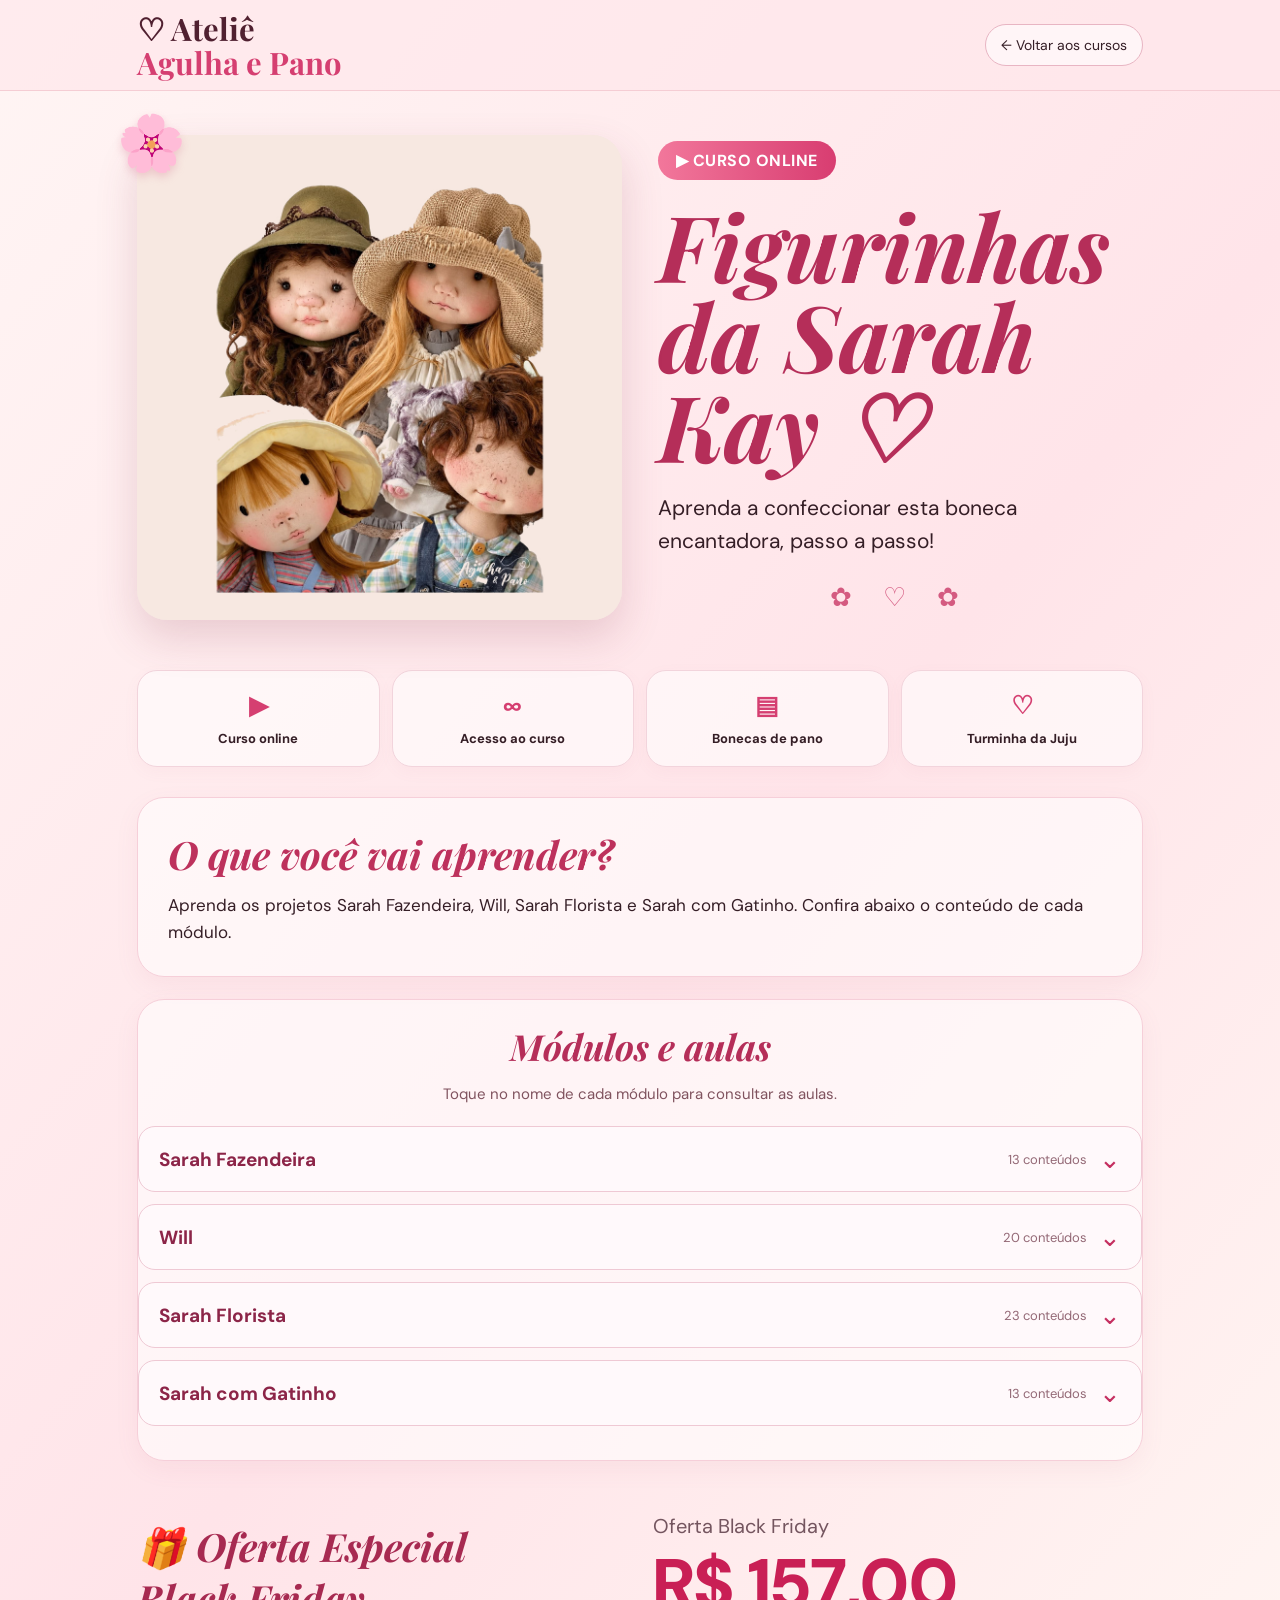
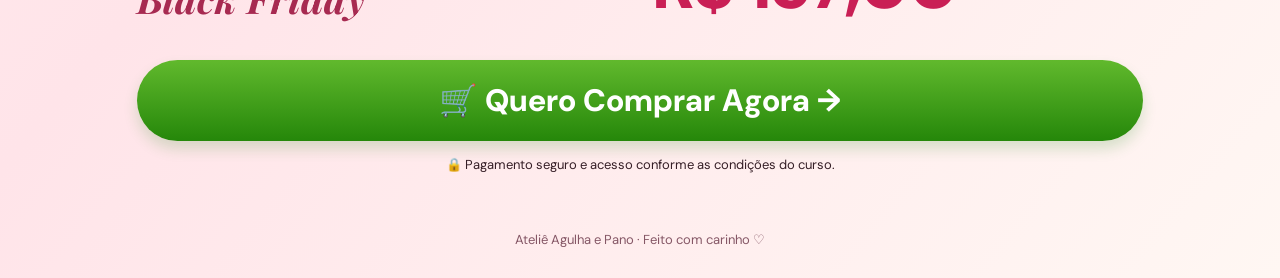
<file: figurinhas-sarah-kay.html>
<!DOCTYPE html>
<html lang="pt-BR"><head><meta charset="utf-8"/><meta content="width=device-width,initial-scale=1" name="viewport"/><meta content="#fae4e6" name="theme-color"/><title>Figurinhas da Sarah Kay | Ateliê Agulha e Pano</title><meta content="Conheça os módulos e aulas do curso Figurinhas da Sarah Kay." name="description"/><link href="https://fonts.googleapis.com" rel="preconnect"/><link crossorigin="" href="https://fonts.gstatic.com" rel="preconnect"/><link href="https://fonts.googleapis.com/css2?family=DM+Sans:wght@400;500;600;700&amp;family=Playfair+Display:ital,wght@0,500;0,600;0,700;1,600&amp;display=swap" rel="stylesheet"/><style>
:root{--pink:#d53f71;--wine:#811d3e;--pale:#fff0f2;--ink:#351e26}*{box-sizing:border-box}html{scroll-behavior:smooth}body{margin:0;color:var(--ink);font-family:'DM Sans',Arial,sans-serif;background:linear-gradient(130deg,#fff5f4,#ffe4e9 52%,#fff7f3)}a{color:inherit}.wrap{max-width:1050px;margin:auto;padding:0 22px}.header{background:#ffe8ecb8;border-bottom:1px solid #f5cdd4}.header .wrap{display:flex;align-items:center;justify-content:space-between;gap:18px;min-height:90px}.brand{font:700 clamp(22px,4vw,31px)/1.1 'Playfair Display',serif;text-decoration:none;color:#502030}.brand span{color:var(--pink)}.back{font-size:14px;text-decoration:none;border:1px solid #e8b5c3;border-radius:30px;padding:11px 15px;background:#fff9}.hero{padding:44px 0 25px}.hero-grid{display:grid;grid-template-columns:1fr 1fr;gap:36px;align-items:center}.photo{position:relative;min-width:0}.photo img{display:block;width:100%;max-height:600px;object-fit:contain;border-radius:30px;background:#f7e8e4;box-shadow:0 18px 42px #8b3d5130}.flower{position:absolute;font-size:55px;top:-28px;left:-20px;filter:drop-shadow(0 4px 4px #d7819a55)}.eyebrow{display:inline-block;padding:9px 18px;background:linear-gradient(90deg,#f2779b,#d83d71);border-radius:30px;color:#fff;font-weight:700;letter-spacing:.03em}.hero h1{font:italic 700 clamp(54px,8vw,92px)/.98 'Playfair Display',Georgia,serif;color:#b52e59;margin:20px 0}.hero p{font-size:clamp(17px,2.2vw,21px);line-height:1.6}.chips{display:grid;grid-template-columns:repeat(4,1fr);gap:12px;margin:25px 0 30px}.chip{background:#fff9;border:1px solid #f2d4dc;border-radius:20px;text-align:center;padding:18px 7px;box-shadow:0 5px 16px #b9617c0c}.chip b{display:block;color:var(--pink);font-size:25px;margin-bottom:5px}.chip span{font-size:13px;font-weight:700}.panel{background:#fff9;border:1px solid #f6cfd9;border-radius:27px;padding:30px;box-shadow:0 8px 25px #b9617c12;margin-bottom:22px}.panel h2{font:italic 700 clamp(27px,4vw,39px) 'Playfair Display',Georgia,serif;color:#bd315c;margin:0 0 12px}.panel p{font-size:17px;line-height:1.6;margin:0}.modules{padding:22px 0}.modules h2{text-align:center;font:italic 700 36px 'Playfair Display',Georgia,serif;color:#b52e59}.module{display:flex;align-items:flex-start;gap:15px;padding:16px 0;border-bottom:1px solid #f0d6dd}.module:last-child{border:0}.play{flex:none;width:36px;height:36px;border-radius:50%;display:grid;place-items:center;background:#e65a85;color:white}.module strong{display:block;font-size:17px}.module span{display:block;font-size:14px;margin-top:3px}.offer{display:grid;grid-template-columns:1fr 1fr;gap:25px;align-items:center;padding:30px 0}.offer-label{font:italic 700 clamp(26px,4vw,39px) 'Playfair Display',Georgia,serif;color:#a72a51}.old{text-decoration:none;color:#74555f;font-size:20px}.new{color:#c91f55;font-weight:800;font-size:clamp(43px,6vw,70px)}.buy{display:block;width:100%;text-align:center;background:linear-gradient(#61b92d,#25870a);border-radius:100px;padding:20px 16px;color:white;text-decoration:none;font-size:clamp(20px,3vw,31px);font-weight:800;box-shadow:0 8px 14px #2b8d2430}.buy[aria-disabled=true]{background:linear-gradient(#b8b4b5,#898485);cursor:not-allowed;box-shadow:none}.checkout-note{text-align:center;font-size:13px;margin:15px 0 28px}.foot{text-align:center;padding:30px;color:#855766;font-size:13px}.notice{border:1px solid #ecc6d0;background:#fff7f8;padding:14px;border-radius:12px;margin:14px 0;font-size:14px}.deco{text-align:center;color:#d45a80;font-size:26px;letter-spacing:12px}@media(max-width:700px){.header .wrap{min-height:72px}.back{font-size:12px;padding:8px 11px}.hero{padding-top:25px}.hero-grid{grid-template-columns:1fr;gap:20px}.photo{max-width:460px;margin:auto}.photo img{max-height:440px}.hero h1{text-align:center;margin:15px 0}.hero .eyebrow{display:table;margin:auto}.hero p{text-align:center}.chips{grid-template-columns:repeat(2,1fr);gap:9px}.panel{padding:23px 18px}.offer{grid-template-columns:1fr;text-align:center;gap:5px}.modules h2{font-size:30px}}
.modules-intro{text-align:center;margin:0 0 20px!important;font-size:15px!important;color:#80535f}.course-accordion{margin:12px 0;border:1px solid #efc9d4;border-radius:17px;background:#fff9fb;overflow:hidden}.course-accordion summary{list-style:none;display:flex;align-items:center;gap:12px;padding:19px 20px;cursor:pointer;user-select:none}.course-accordion summary::-webkit-details-marker{display:none}.course-accordion summary:focus-visible{outline:3px solid #d53f71;outline-offset:-3px}.accordion-name{font-size:19px;font-weight:700;color:#8c2548}.accordion-count{margin-left:auto;color:#936875;font-size:13px;white-space:nowrap}.accordion-chevron{font-size:26px;color:#c52f60;line-height:1;transition:transform .2s}.course-accordion[open] .accordion-chevron{transform:rotate(180deg)}.lesson-list{margin:0;padding:5px 24px 20px 46px;border-top:1px solid #f1dce2;list-style:none;counter-reset:none}.lesson-list li{padding:12px 0;border-bottom:1px solid #f5e4e9;font-size:15px;line-height:1.4}.lesson-list li:last-child{border-bottom:0}@media(max-width:500px){.course-accordion summary{padding:16px 12px;gap:7px}.accordion-name{font-size:17px}.accordion-count{font-size:11px}.lesson-list{padding:5px 14px 14px 18px}}.module-only-list{display:grid;grid-template-columns:repeat(2,minmax(0,1fr));gap:12px;margin-top:22px}.module-only{display:flex;align-items:center;gap:12px;padding:17px 16px;border:1px solid #efc9d4;border-radius:15px;background:#fff9fb;font-size:16px}.module-only strong{font-weight:700}.module-icon{color:#c52f60;font-size:23px}@media(max-width:650px){.module-only-list{grid-template-columns:1fr}} </style></head><body><header class="header"><div class="wrap"><a class="brand" href="index.html">♡ Ateliê<br/><span>Agulha e Pano</span></a><a class="back" href="index.html#cursos">← Voltar aos cursos</a></div></header><main><section class="hero"><div class="wrap hero-grid"><div class="photo"><span aria-hidden="true" class="flower">🌸</span><img alt="Bonecas do curso Figurinhas da Sarah Kay" src="assets/figurinhas-sarah-kay.jpg"/></div><div><span class="eyebrow">▶ CURSO ONLINE</span><h1>Figurinhas da Sarah Kay ♡</h1><p>Aprenda a confeccionar esta boneca encantadora, passo a passo!</p><div aria-hidden="true" class="deco">✿ ♡ ✿</div></div></div></section><div class="wrap"><div class="chips"><div class="chip"><b>▶</b><span>Curso online</span></div><div class="chip"><b>∞</b><span>Acesso ao curso</span></div><div class="chip"><b>▤</b><span>Bonecas de pano</span></div><div class="chip"><b>♡</b><span>Turminha da Juju</span></div></div><section class="panel"><h2>O que você vai aprender?</h2><p>Aprenda os projetos Sarah Fazendeira, Will, Sarah Florista e Sarah com Gatinho. Confira abaixo o conteúdo de cada módulo.</p></section><section class="panel modules"><h2>Módulos e aulas</h2><p class="modules-intro">Toque no nome de cada módulo para consultar as aulas.</p><details class="course-accordion"><summary><span class="accordion-name">Sarah Fazendeira</span><span class="accordion-count">13 conteúdos</span><span aria-hidden="true" class="accordion-chevron">⌄</span></summary><ul class="lesson-list"><li>Moldes Sarah Fazendeira</li><li>Aula 1 - Costurando o Corpo</li><li>Aula 2 - Enchendo e Marcando os dedos</li><li>Aula 2.1 - Como fazer a orelhinha</li><li>Aula 2.2 - Marcando o rostinho</li><li>Aula 3 - Riscando o Rostinho</li><li>Aula 4 - Pintando o Rostinho</li><li>Aula 5 - Como fazer o Chapéu</li><li>Aula 6 - Blusa da Sarah</li><li>Aula 7 - Macacão da Sarah</li><li>Aula 8 - Montando Pernas e Cabeça</li><li>Aula 9 - Colando o Cabelo</li><li>Aula 10 - Chapéu e Perna</li></ul></details><details class="course-accordion"><summary><span class="accordion-name">Will</span><span class="accordion-count">20 conteúdos</span><span aria-hidden="true" class="accordion-chevron">⌄</span></summary><ul class="lesson-list"><li>Moldes</li><li>Aula 1 - Riscando e costurando o corpinho</li><li>Aula 2 - Recortando corpinho</li><li>Aula 3 - Riscando o rostinho</li><li>Aula 3 - Riscando o rostinho</li><li>Aula 4 - Pintando o rostinho</li><li>Aula 5 - Enchendo corpo e bracinhos</li><li>Aula 6 - Enchendo a perninha e fechando as peças</li><li>Aula 7 - Bota e Meia</li><li>Aula 8 - Prendendo pernas e braços</li><li>Aula 9 - Riscando a Camisa Part. 1</li><li>Aula 10 - Riscando a camisa Part. 2</li><li>Aula 11 - Riscando Macacão</li><li>Aula 12 - Costurando o macacão Part. 1</li><li>Aula 13 - Costurando o macacão Part. 2</li><li>Aula 14 - Costurando o macacão Part. 3</li><li>Aula 15 - Pintura do Macacão</li><li>Aula 16 - Prendendo a cabeça</li><li>Aula 17 - Colocação de cabelo</li><li>Aula 18 - Varinha de pescar</li></ul></details><details class="course-accordion"><summary><span class="accordion-name">Sarah Florista</span><span class="accordion-count">23 conteúdos</span><span aria-hidden="true" class="accordion-chevron">⌄</span></summary><ul class="lesson-list"><li>Moldes</li><li>Aula 1 - Riscando e costurando</li><li>Aula 2 - Recortando e Desvirando o Corpinho</li><li>Aula 3 - Enchendo o corpo e as pernas</li><li>Aula 4 - Enchendo o bracinho</li><li>Aula 5 - Costurando a botinha</li><li>Aula 6 - Montando a botinha</li><li>Aula 7 - Montando pernas e braços</li><li>Aula 8 - Enchendo a cabecinha e marcando o nariz</li><li>Aula 9 - Marcando boca e olhos</li><li>Aula 10 - Pintando o rostinho</li><li>Aula 11 - Prendendo a cabeça no corpo</li><li>Aula 12 - Fazendo a meia calça</li><li>Aula 13 - Fazendo o avental Part. 1</li><li>Aula 14 - Fazendo o avental Part. 2</li><li>Aula 15 - Cortando e costurando o vestido</li><li>Aula 16 - Finalizando o vestido</li><li>Aula 17 - Cortando e costurando o chapéu Part. 1</li><li>Aula 18 - Cortando e costurando o chapéu Part. 2</li><li>Aula 19 - Fazendo a cestinha de flores</li><li>Aula 20 - Vestindo as roupinhas</li><li>Aula 21 - Prendendo o cabelo</li><li>Aula 22 - Colocando o chapéu e cesta finalização</li></ul></details><details class="course-accordion"><summary><span class="accordion-name">Sarah com Gatinho</span><span class="accordion-count">13 conteúdos</span><span aria-hidden="true" class="accordion-chevron">⌄</span></summary><ul class="lesson-list"><li>Moldes</li><li>Aula 1 - Botinha *ATENÇÃO: LEIA DO AVISO NO VÍDEO*</li><li>Aula 2 - Prendendo perna, braços e cabeça</li><li>Aula 3 - Vestidinho</li><li>Aula 4 - Fazendo o short</li><li>Aula 5 - Fazendo a Bata</li><li>Aula 6 - Chapéu</li><li>Aula 7 - Cabelinho</li><li>Aula 8 - Prendendo o chapéu</li><li>Aula 1 GATINHO - Costurando e enchendo</li><li>Aula 2 GATINHO - Marcando as patinhas</li><li>Aula 3 GATINHO - Montando a cabeça</li><li>Aula 4 GATINHO - Montagem do corpo e pintura</li></ul></details></section><div class="offer"><div class="offer-label">🎁 Oferta Especial<br/>Black Friday</div><div><div class="old">Oferta Black Friday</div><div class="new">R$ 157,00</div></div></div><a class="buy" href="https://pay.hotmart.com/P100613923S?off=btyvo45e&amp;checkoutMode=10" id="comprar">🛒 Quero Comprar Agora →</a><p class="checkout-note">🔒 Pagamento seguro e acesso conforme as condições do curso.</p></div></main><footer class="foot">Ateliê Agulha e Pano · Feito com carinho ♡</footer></body></html>
</file>
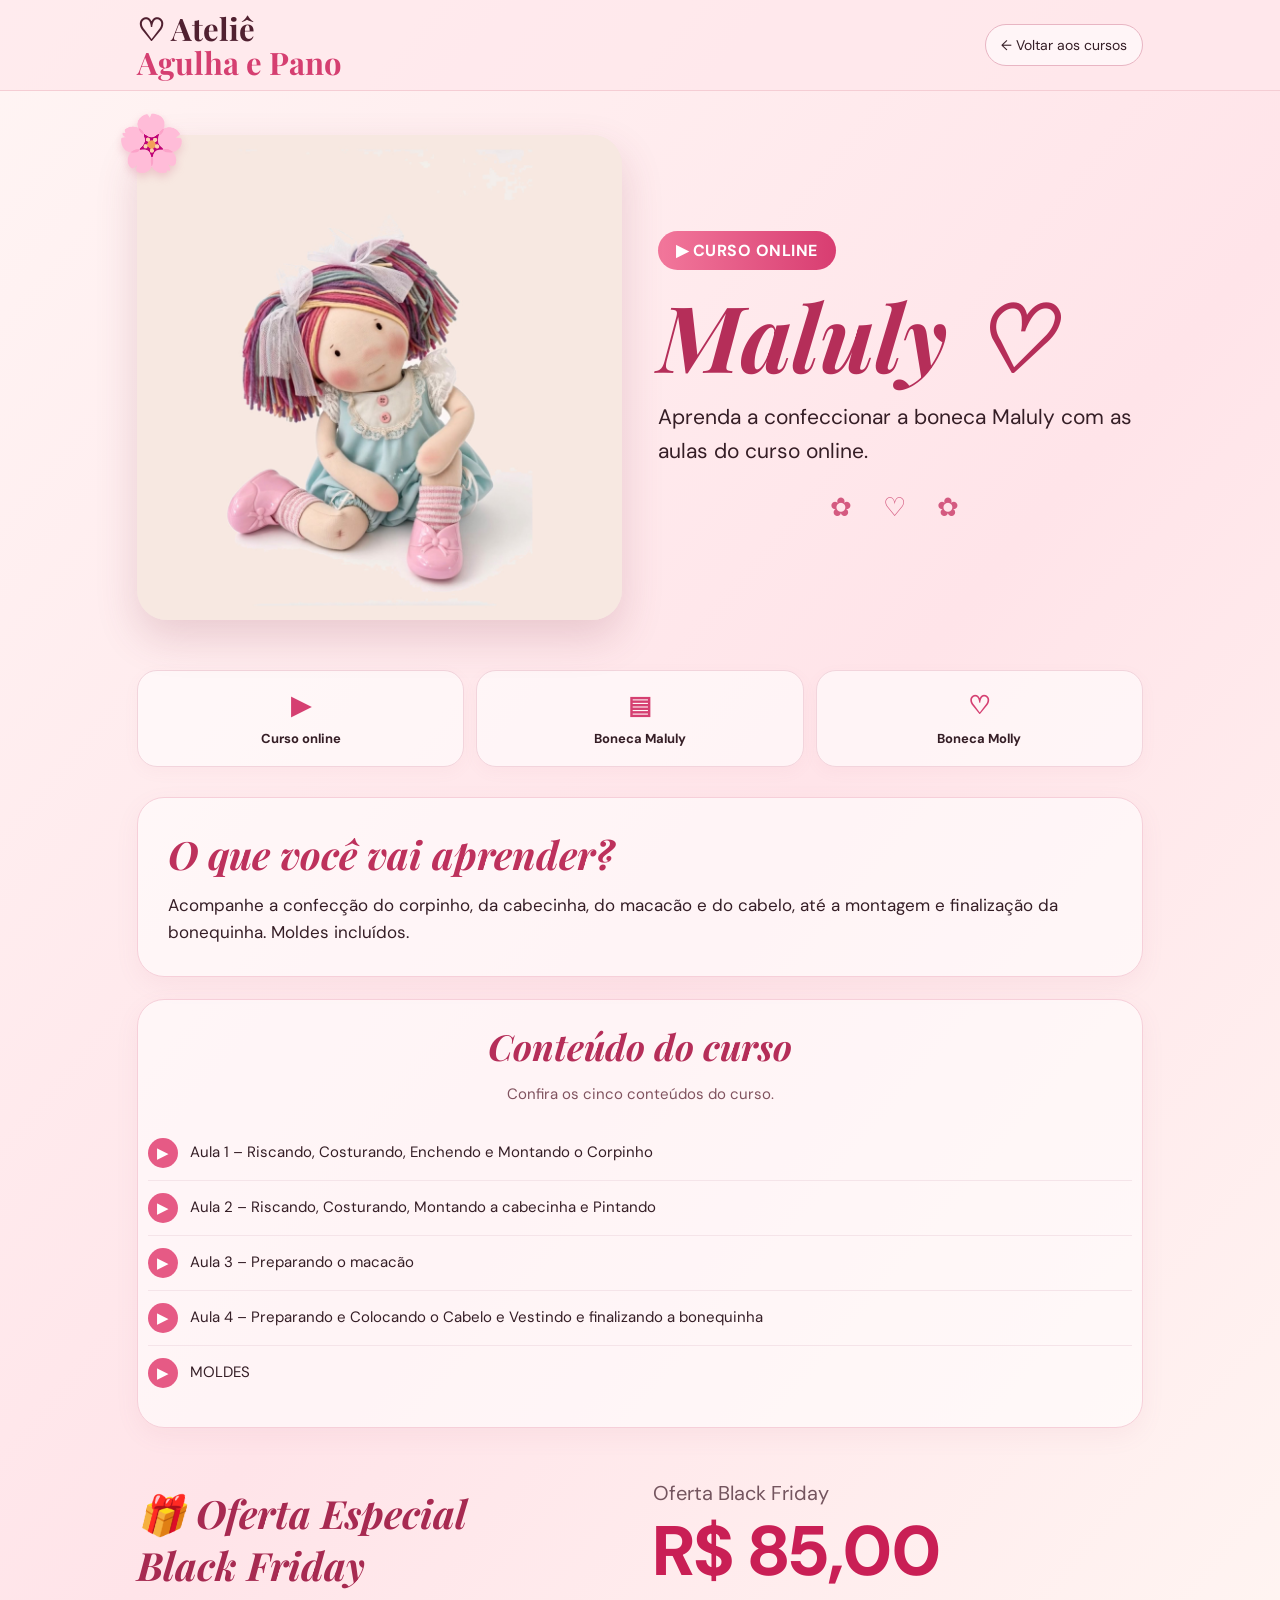
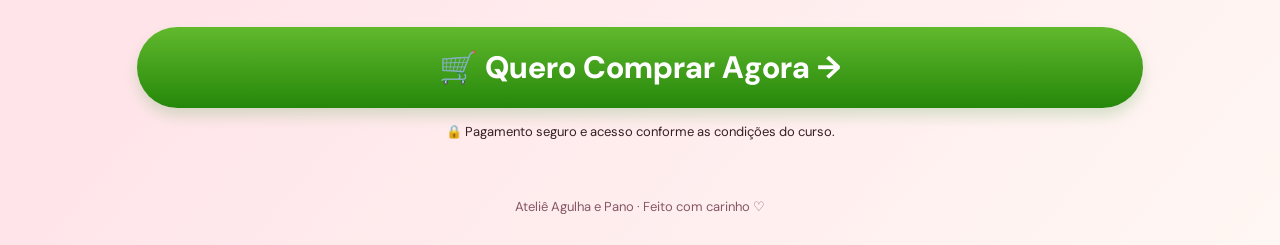
<file: maluly.html>
<!DOCTYPE html>

<html lang="pt-BR"><head><meta charset="utf-8"/><meta content="width=device-width,initial-scale=1" name="viewport"/><meta content="#fae4e6" name="theme-color"/><title>Maluly | Ateliê Agulha e Pano</title><meta content="Conheça as aulas do curso Maluly do Ateliê Agulha e Pano." name="description"/><link href="https://fonts.googleapis.com" rel="preconnect"/><link crossorigin="" href="https://fonts.gstatic.com" rel="preconnect"/><link href="https://fonts.googleapis.com/css2?family=DM+Sans:wght@400;500;600;700&amp;family=Playfair+Display:ital,wght@0,500;0,600;0,700;1,600&amp;display=swap" rel="stylesheet"/><style>
:root{--pink:#d53f71;--wine:#811d3e;--pale:#fff0f2;--ink:#351e26}*{box-sizing:border-box}html{scroll-behavior:smooth}body{margin:0;color:var(--ink);font-family:'DM Sans',Arial,sans-serif;background:linear-gradient(130deg,#fff5f4,#ffe4e9 52%,#fff7f3)}a{color:inherit}.wrap{max-width:1050px;margin:auto;padding:0 22px}.header{background:#ffe8ecb8;border-bottom:1px solid #f5cdd4}.header .wrap{display:flex;align-items:center;justify-content:space-between;gap:18px;min-height:90px}.brand{font:700 clamp(22px,4vw,31px)/1.1 'Playfair Display',serif;text-decoration:none;color:#502030}.brand span{color:var(--pink)}.back{font-size:14px;text-decoration:none;border:1px solid #e8b5c3;border-radius:30px;padding:11px 15px;background:#fff9}.hero{padding:44px 0 25px}.hero-grid{display:grid;grid-template-columns:1fr 1fr;gap:36px;align-items:center}.photo{position:relative;min-width:0}.photo img{display:block;width:100%;max-height:600px;object-fit:contain;border-radius:30px;background:#f7e8e4;box-shadow:0 18px 42px #8b3d5130}.flower{position:absolute;font-size:55px;top:-28px;left:-20px;filter:drop-shadow(0 4px 4px #d7819a55)}.eyebrow{display:inline-block;padding:9px 18px;background:linear-gradient(90deg,#f2779b,#d83d71);border-radius:30px;color:#fff;font-weight:700;letter-spacing:.03em}.hero h1{font:italic 700 clamp(54px,8vw,92px)/.98 'Playfair Display',Georgia,serif;color:#b52e59;margin:20px 0}.hero p{font-size:clamp(17px,2.2vw,21px);line-height:1.6}.chips{display:grid;grid-template-columns:repeat(4,1fr);gap:12px;margin:25px 0 30px}.chip{background:#fff9;border:1px solid #f2d4dc;border-radius:20px;text-align:center;padding:18px 7px;box-shadow:0 5px 16px #b9617c0c}.chip b{display:block;color:var(--pink);font-size:25px;margin-bottom:5px}.chip span{font-size:13px;font-weight:700}.panel{background:#fff9;border:1px solid #f6cfd9;border-radius:27px;padding:30px;box-shadow:0 8px 25px #b9617c12;margin-bottom:22px}.panel h2{font:italic 700 clamp(27px,4vw,39px) 'Playfair Display',Georgia,serif;color:#bd315c;margin:0 0 12px}.panel p{font-size:17px;line-height:1.6;margin:0}.modules{padding:22px 0}.modules h2{text-align:center;font:italic 700 36px 'Playfair Display',Georgia,serif;color:#b52e59}.module{display:flex;align-items:flex-start;gap:15px;padding:16px 0;border-bottom:1px solid #f0d6dd}.module:last-child{border:0}.play{flex:none;width:36px;height:36px;border-radius:50%;display:grid;place-items:center;background:#e65a85;color:white}.module strong{display:block;font-size:17px}.module span{display:block;font-size:14px;margin-top:3px}.offer{display:grid;grid-template-columns:1fr 1fr;gap:25px;align-items:center;padding:30px 0}.offer-label{font:italic 700 clamp(26px,4vw,39px) 'Playfair Display',Georgia,serif;color:#a72a51}.old{text-decoration:none;color:#74555f;font-size:20px}.new{color:#c91f55;font-weight:800;font-size:clamp(43px,6vw,70px)}.buy{display:block;width:100%;text-align:center;background:linear-gradient(#61b92d,#25870a);border-radius:100px;padding:20px 16px;color:white;text-decoration:none;font-size:clamp(20px,3vw,31px);font-weight:800;box-shadow:0 8px 14px #2b8d2430}.buy[aria-disabled=true]{background:linear-gradient(#b8b4b5,#898485);cursor:not-allowed;box-shadow:none}.checkout-note{text-align:center;font-size:13px;margin:15px 0 28px}.foot{text-align:center;padding:30px;color:#855766;font-size:13px}.notice{border:1px solid #ecc6d0;background:#fff7f8;padding:14px;border-radius:12px;margin:14px 0;font-size:14px}.deco{text-align:center;color:#d45a80;font-size:26px;letter-spacing:12px}@media(max-width:700px){.header .wrap{min-height:72px}.back{font-size:12px;padding:8px 11px}.hero{padding-top:25px}.hero-grid{grid-template-columns:1fr;gap:20px}.photo{max-width:460px;margin:auto}.photo img{max-height:440px}.hero h1{text-align:center;margin:15px 0}.hero .eyebrow{display:table;margin:auto}.hero p{text-align:center}.chips{grid-template-columns:repeat(2,1fr);gap:9px}.panel{padding:23px 18px}.offer{grid-template-columns:1fr;text-align:center;gap:5px}.modules h2{font-size:30px}}
.modules-intro{text-align:center;margin:0 0 20px!important;font-size:15px!important;color:#80535f}.course-accordion{margin:12px 0;border:1px solid #efc9d4;border-radius:17px;background:#fff9fb;overflow:hidden}.course-accordion summary{list-style:none;display:flex;align-items:center;gap:12px;padding:19px 20px;cursor:pointer;user-select:none}.course-accordion summary::-webkit-details-marker{display:none}.course-accordion summary:focus-visible{outline:3px solid #d53f71;outline-offset:-3px}.accordion-name{font-size:19px;font-weight:700;color:#8c2548}.accordion-count{margin-left:auto;color:#936875;font-size:13px;white-space:nowrap}.accordion-chevron{font-size:26px;color:#c52f60;line-height:1;transition:transform .2s}.course-accordion[open] .accordion-chevron{transform:rotate(180deg)}.lesson-list{margin:0;padding:5px 24px 20px 46px;border-top:1px solid #f1dce2;list-style:none;counter-reset:none}.lesson-list li{padding:12px 0;border-bottom:1px solid #f5e4e9;font-size:15px;line-height:1.4}.lesson-list li:last-child{border-bottom:0}@media(max-width:500px){.course-accordion summary{padding:16px 12px;gap:7px}.accordion-name{font-size:17px}.accordion-count{font-size:11px}.lesson-list{padding:5px 14px 14px 18px}}.module-only-list{display:grid;grid-template-columns:repeat(2,minmax(0,1fr));gap:12px;margin-top:22px}.module-only{display:flex;align-items:center;gap:12px;padding:17px 16px;border:1px solid #efc9d4;border-radius:15px;background:#fff9fb;font-size:16px}.module-only strong{font-weight:700}.module-icon{color:#c52f60;font-size:23px}@media(max-width:650px){.module-only-list{grid-template-columns:1fr}} </style><style>@media(max-width:500px){.chips{grid-template-columns:1fr!important}}</style></head><body><header class="header"><div class="wrap"><a class="brand" href="index.html">♡ Ateliê<br/><span>Agulha e Pano</span></a><a class="back" href="index.html#cursos">← Voltar aos cursos</a></div></header><main><section class="hero"><div class="wrap hero-grid"><div class="photo"><span aria-hidden="true" class="flower">🌸</span><img alt="Boneca do curso Maluly" src="assets/maluly.jpg"/></div><div><span class="eyebrow">▶ CURSO ONLINE</span><h1>Maluly ♡</h1><p>Aprenda a confeccionar a boneca Maluly com as aulas do curso online.</p><div aria-hidden="true" class="deco">✿ ♡ ✿</div></div></div></section><div class="wrap"><div class="chips" style="grid-template-columns:repeat(3,minmax(0,1fr))"><div class="chip"><b>▶</b><span>Curso online</span></div><div class="chip"><b>▤</b><span>Boneca Maluly</span></div><div class="chip"><b>♡</b><span>Boneca Molly</span></div></div><section class="panel"><h2>O que você vai aprender?</h2><p>Acompanhe a confecção do corpinho, da cabecinha, do macacão e do cabelo, até a montagem e finalização da bonequinha. Moldes incluídos.</p></section><section class="panel modules"><h2>Conteúdo do curso</h2><p class="modules-intro">Confira os cinco conteúdos do curso.</p><ul class="lesson-list" style="border-top:0;padding:0 10px 5px 10px"><li><span class="play" style="display:inline-grid;vertical-align:middle;margin-right:12px;width:30px;height:30px">▶</span>Aula 1 – Riscando, Costurando, Enchendo e Montando o Corpinho</li><li><span class="play" style="display:inline-grid;vertical-align:middle;margin-right:12px;width:30px;height:30px">▶</span>Aula 2 – Riscando, Costurando, Montando a cabecinha e Pintando</li><li><span class="play" style="display:inline-grid;vertical-align:middle;margin-right:12px;width:30px;height:30px">▶</span>Aula 3 – Preparando o macacão</li><li><span class="play" style="display:inline-grid;vertical-align:middle;margin-right:12px;width:30px;height:30px">▶</span>Aula 4 – Preparando e Colocando o Cabelo e Vestindo e finalizando a bonequinha</li><li><span class="play" style="display:inline-grid;vertical-align:middle;margin-right:12px;width:30px;height:30px">▶</span>MOLDES</li></ul></section><div class="offer"><div class="offer-label">🎁 Oferta Especial<br/>Black Friday</div><div><div class="old">Oferta Black Friday</div><div class="new">R$ 85,00</div></div></div><a class="buy" href="https://pay.hotmart.com/D107675476G?off=kgnx30pj&amp;checkoutMode=10" id="comprar">🛒 Quero Comprar Agora →</a><p class="checkout-note">🔒 Pagamento seguro e acesso conforme as condições do curso.</p></div></main><footer class="foot">Ateliê Agulha e Pano · Feito com carinho ♡</footer></body></html>
</file>
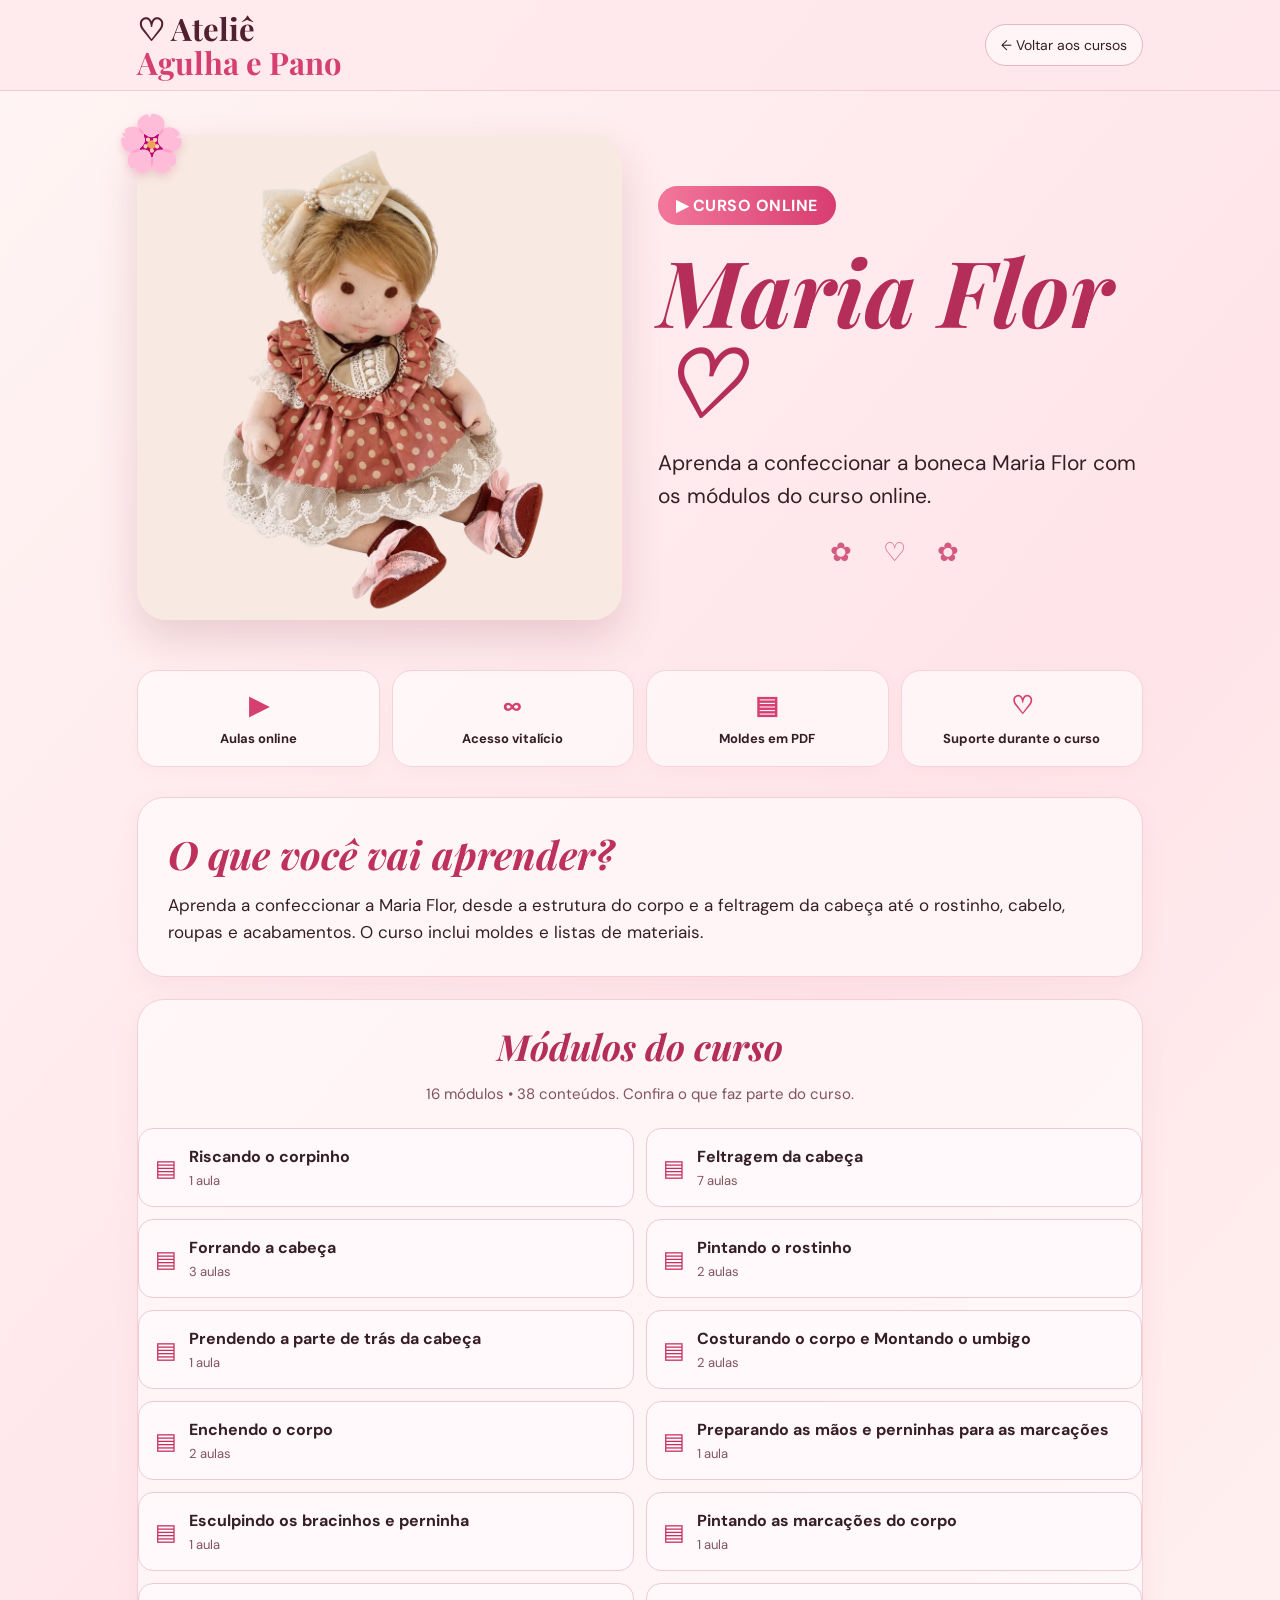
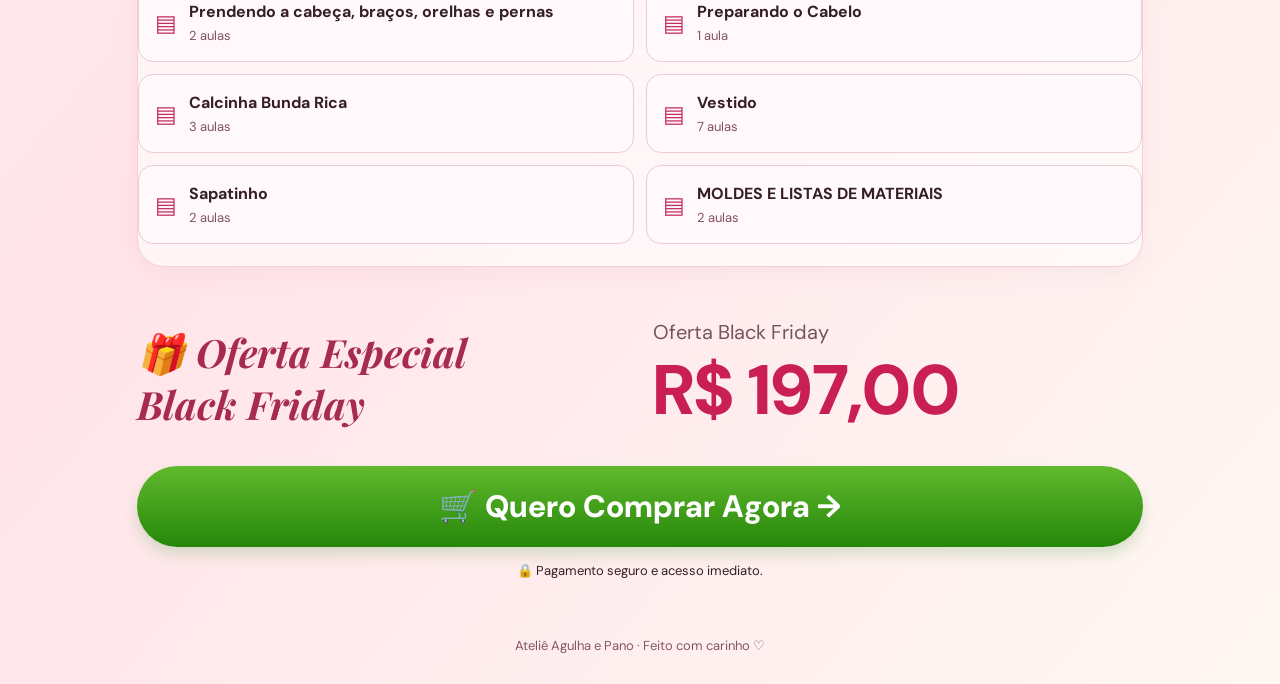
<file: maria-flor.html>
<!DOCTYPE html>

<html lang="pt-BR"><head><meta charset="utf-8"/><meta content="width=device-width,initial-scale=1" name="viewport"/><meta content="#fae4e6" name="theme-color"/><title>Maria Flor | Ateliê Agulha e Pano</title><meta content="Conheça os módulos do curso Maria Flor do Ateliê Agulha e Pano." name="description"/><link href="https://fonts.googleapis.com" rel="preconnect"/><link crossorigin="" href="https://fonts.gstatic.com" rel="preconnect"/><link href="https://fonts.googleapis.com/css2?family=DM+Sans:wght@400;500;600;700&amp;family=Playfair+Display:ital,wght@0,500;0,600;0,700;1,600&amp;display=swap" rel="stylesheet"/><style>
:root{--pink:#d53f71;--wine:#811d3e;--pale:#fff0f2;--ink:#351e26}*{box-sizing:border-box}html{scroll-behavior:smooth}body{margin:0;color:var(--ink);font-family:'DM Sans',Arial,sans-serif;background:linear-gradient(130deg,#fff5f4,#ffe4e9 52%,#fff7f3)}a{color:inherit}.wrap{max-width:1050px;margin:auto;padding:0 22px}.header{background:#ffe8ecb8;border-bottom:1px solid #f5cdd4}.header .wrap{display:flex;align-items:center;justify-content:space-between;gap:18px;min-height:90px}.brand{font:700 clamp(22px,4vw,31px)/1.1 'Playfair Display',serif;text-decoration:none;color:#502030}.brand span{color:var(--pink)}.back{font-size:14px;text-decoration:none;border:1px solid #e8b5c3;border-radius:30px;padding:11px 15px;background:#fff9}.hero{padding:44px 0 25px}.hero-grid{display:grid;grid-template-columns:1fr 1fr;gap:36px;align-items:center}.photo{position:relative;min-width:0}.photo img{display:block;width:100%;max-height:600px;object-fit:contain;border-radius:30px;background:#f7e8e4;box-shadow:0 18px 42px #8b3d5130}.flower{position:absolute;font-size:55px;top:-28px;left:-20px;filter:drop-shadow(0 4px 4px #d7819a55)}.eyebrow{display:inline-block;padding:9px 18px;background:linear-gradient(90deg,#f2779b,#d83d71);border-radius:30px;color:#fff;font-weight:700;letter-spacing:.03em}.hero h1{font:italic 700 clamp(54px,8vw,92px)/.98 'Playfair Display',Georgia,serif;color:#b52e59;margin:20px 0}.hero p{font-size:clamp(17px,2.2vw,21px);line-height:1.6}.chips{display:grid;grid-template-columns:repeat(4,1fr);gap:12px;margin:25px 0 30px}.chip{background:#fff9;border:1px solid #f2d4dc;border-radius:20px;text-align:center;padding:18px 7px;box-shadow:0 5px 16px #b9617c0c}.chip b{display:block;color:var(--pink);font-size:25px;margin-bottom:5px}.chip span{font-size:13px;font-weight:700}.panel{background:#fff9;border:1px solid #f6cfd9;border-radius:27px;padding:30px;box-shadow:0 8px 25px #b9617c12;margin-bottom:22px}.panel h2{font:italic 700 clamp(27px,4vw,39px) 'Playfair Display',Georgia,serif;color:#bd315c;margin:0 0 12px}.panel p{font-size:17px;line-height:1.6;margin:0}.modules{padding:22px 0}.modules h2{text-align:center;font:italic 700 36px 'Playfair Display',Georgia,serif;color:#b52e59}.module{display:flex;align-items:flex-start;gap:15px;padding:16px 0;border-bottom:1px solid #f0d6dd}.module:last-child{border:0}.play{flex:none;width:36px;height:36px;border-radius:50%;display:grid;place-items:center;background:#e65a85;color:white}.module strong{display:block;font-size:17px}.module span{display:block;font-size:14px;margin-top:3px}.offer{display:grid;grid-template-columns:1fr 1fr;gap:25px;align-items:center;padding:30px 0}.offer-label{font:italic 700 clamp(26px,4vw,39px) 'Playfair Display',Georgia,serif;color:#a72a51}.old{text-decoration:none;color:#74555f;font-size:20px}.new{color:#c91f55;font-weight:800;font-size:clamp(43px,6vw,70px)}.buy{display:block;width:100%;text-align:center;background:linear-gradient(#61b92d,#25870a);border-radius:100px;padding:20px 16px;color:white;text-decoration:none;font-size:clamp(20px,3vw,31px);font-weight:800;box-shadow:0 8px 14px #2b8d2430}.buy[aria-disabled=true]{background:linear-gradient(#b8b4b5,#898485);cursor:not-allowed;box-shadow:none}.checkout-note{text-align:center;font-size:13px;margin:15px 0 28px}.foot{text-align:center;padding:30px;color:#855766;font-size:13px}.notice{border:1px solid #ecc6d0;background:#fff7f8;padding:14px;border-radius:12px;margin:14px 0;font-size:14px}.deco{text-align:center;color:#d45a80;font-size:26px;letter-spacing:12px}@media(max-width:700px){.header .wrap{min-height:72px}.back{font-size:12px;padding:8px 11px}.hero{padding-top:25px}.hero-grid{grid-template-columns:1fr;gap:20px}.photo{max-width:460px;margin:auto}.photo img{max-height:440px}.hero h1{text-align:center;margin:15px 0}.hero .eyebrow{display:table;margin:auto}.hero p{text-align:center}.chips{grid-template-columns:repeat(2,1fr);gap:9px}.panel{padding:23px 18px}.offer{grid-template-columns:1fr;text-align:center;gap:5px}.modules h2{font-size:30px}}
.modules-intro{text-align:center;margin:0 0 20px!important;font-size:15px!important;color:#80535f}.course-accordion{margin:12px 0;border:1px solid #efc9d4;border-radius:17px;background:#fff9fb;overflow:hidden}.course-accordion summary{list-style:none;display:flex;align-items:center;gap:12px;padding:19px 20px;cursor:pointer;user-select:none}.course-accordion summary::-webkit-details-marker{display:none}.course-accordion summary:focus-visible{outline:3px solid #d53f71;outline-offset:-3px}.accordion-name{font-size:19px;font-weight:700;color:#8c2548}.accordion-count{margin-left:auto;color:#936875;font-size:13px;white-space:nowrap}.accordion-chevron{font-size:26px;color:#c52f60;line-height:1;transition:transform .2s}.course-accordion[open] .accordion-chevron{transform:rotate(180deg)}.lesson-list{margin:0;padding:5px 24px 20px 46px;border-top:1px solid #f1dce2;list-style:none;counter-reset:none}.lesson-list li{padding:12px 0;border-bottom:1px solid #f5e4e9;font-size:15px;line-height:1.4}.lesson-list li:last-child{border-bottom:0}@media(max-width:500px){.course-accordion summary{padding:16px 12px;gap:7px}.accordion-name{font-size:17px}.accordion-count{font-size:11px}.lesson-list{padding:5px 14px 14px 18px}}.module-only-list{display:grid;grid-template-columns:repeat(2,minmax(0,1fr));gap:12px;margin-top:22px}.module-only{display:flex;align-items:center;gap:12px;padding:17px 16px;border:1px solid #efc9d4;border-radius:15px;background:#fff9fb;font-size:16px}.module-only strong{font-weight:700}.module-icon{color:#c52f60;font-size:23px}@media(max-width:650px){.module-only-list{grid-template-columns:1fr}} </style><style>@media(max-width:500px){.chips{grid-template-columns:1fr!important}}</style></head><body><header class="header"><div class="wrap"><a class="brand" href="index.html">♡ Ateliê<br/><span>Agulha e Pano</span></a><a class="back" href="index.html#cursos">← Voltar aos cursos</a></div></header><main><section class="hero"><div class="wrap hero-grid"><div class="photo"><span aria-hidden="true" class="flower">🌸</span><img alt="Boneca do curso Maria Flor" src="assets/maria-flor.jpg"/></div><div><span class="eyebrow">▶ CURSO ONLINE</span><h1>Maria Flor ♡</h1><p>Aprenda a confeccionar a boneca Maria Flor com os módulos do curso online.</p><div aria-hidden="true" class="deco">✿ ♡ ✿</div></div></div></section><div class="wrap"><div class="chips"><div class="chip"><b>▶</b><span>Aulas online</span></div><div class="chip"><b>∞</b><span>Acesso vitalício</span></div><div class="chip"><b>▤</b><span>Moldes em PDF</span></div><div class="chip"><b>♡</b><span>Suporte durante o curso</span></div></div><section class="panel"><h2>O que você vai aprender?</h2><p>Aprenda a confeccionar a Maria Flor, desde a estrutura do corpo e a feltragem da cabeça até o rostinho, cabelo, roupas e acabamentos. O curso inclui moldes e listas de materiais.</p></section><section class="panel modules"><h2>Módulos do curso</h2><p class="modules-intro">16 módulos • 38 conteúdos. Confira o que faz parte do curso.</p><div class="module-only-list"><div class="module-only"><span class="module-icon">▤</span><div><strong>Riscando o corpinho</strong><div style="font-size:13px;color:#80535f;margin-top:5px">1 aula</div></div></div><div class="module-only"><span class="module-icon">▤</span><div><strong>Feltragem da cabeça</strong><div style="font-size:13px;color:#80535f;margin-top:5px">7 aulas</div></div></div><div class="module-only"><span class="module-icon">▤</span><div><strong>Forrando a cabeça</strong><div style="font-size:13px;color:#80535f;margin-top:5px">3 aulas</div></div></div><div class="module-only"><span class="module-icon">▤</span><div><strong>Pintando o rostinho</strong><div style="font-size:13px;color:#80535f;margin-top:5px">2 aulas</div></div></div><div class="module-only"><span class="module-icon">▤</span><div><strong>Prendendo a parte de trás da cabeça</strong><div style="font-size:13px;color:#80535f;margin-top:5px">1 aula</div></div></div><div class="module-only"><span class="module-icon">▤</span><div><strong>Costurando o corpo e Montando o umbigo</strong><div style="font-size:13px;color:#80535f;margin-top:5px">2 aulas</div></div></div><div class="module-only"><span class="module-icon">▤</span><div><strong>Enchendo o corpo</strong><div style="font-size:13px;color:#80535f;margin-top:5px">2 aulas</div></div></div><div class="module-only"><span class="module-icon">▤</span><div><strong>Preparando as mãos e perninhas para as marcações</strong><div style="font-size:13px;color:#80535f;margin-top:5px">1 aula</div></div></div><div class="module-only"><span class="module-icon">▤</span><div><strong>Esculpindo os bracinhos e perninha</strong><div style="font-size:13px;color:#80535f;margin-top:5px">1 aula</div></div></div><div class="module-only"><span class="module-icon">▤</span><div><strong>Pintando as marcações do corpo</strong><div style="font-size:13px;color:#80535f;margin-top:5px">1 aula</div></div></div><div class="module-only"><span class="module-icon">▤</span><div><strong>Prendendo a cabeça, braços, orelhas e pernas</strong><div style="font-size:13px;color:#80535f;margin-top:5px">2 aulas</div></div></div><div class="module-only"><span class="module-icon">▤</span><div><strong>Preparando o Cabelo</strong><div style="font-size:13px;color:#80535f;margin-top:5px">1 aula</div></div></div><div class="module-only"><span class="module-icon">▤</span><div><strong>Calcinha Bunda Rica</strong><div style="font-size:13px;color:#80535f;margin-top:5px">3 aulas</div></div></div><div class="module-only"><span class="module-icon">▤</span><div><strong>Vestido</strong><div style="font-size:13px;color:#80535f;margin-top:5px">7 aulas</div></div></div><div class="module-only"><span class="module-icon">▤</span><div><strong>Sapatinho</strong><div style="font-size:13px;color:#80535f;margin-top:5px">2 aulas</div></div></div><div class="module-only"><span class="module-icon">▤</span><div><strong>MOLDES E LISTAS DE MATERIAIS</strong><div style="font-size:13px;color:#80535f;margin-top:5px">2 aulas</div></div></div></div></section><div class="offer"><div class="offer-label">🎁 Oferta Especial<br/>Black Friday</div><div><div class="old">Oferta Black Friday</div><div class="new">R$ 197,00</div></div></div><a class="buy" href="https://pay.hotmart.com/P82035922N?off=6f5daahf&amp;checkoutMode=10" id="comprar">🛒 Quero Comprar Agora →</a><p class="checkout-note">🔒 Pagamento seguro e acesso imediato.</p></div></main><footer class="foot">Ateliê Agulha e Pano · Feito com carinho ♡</footer></body></html>
</file>
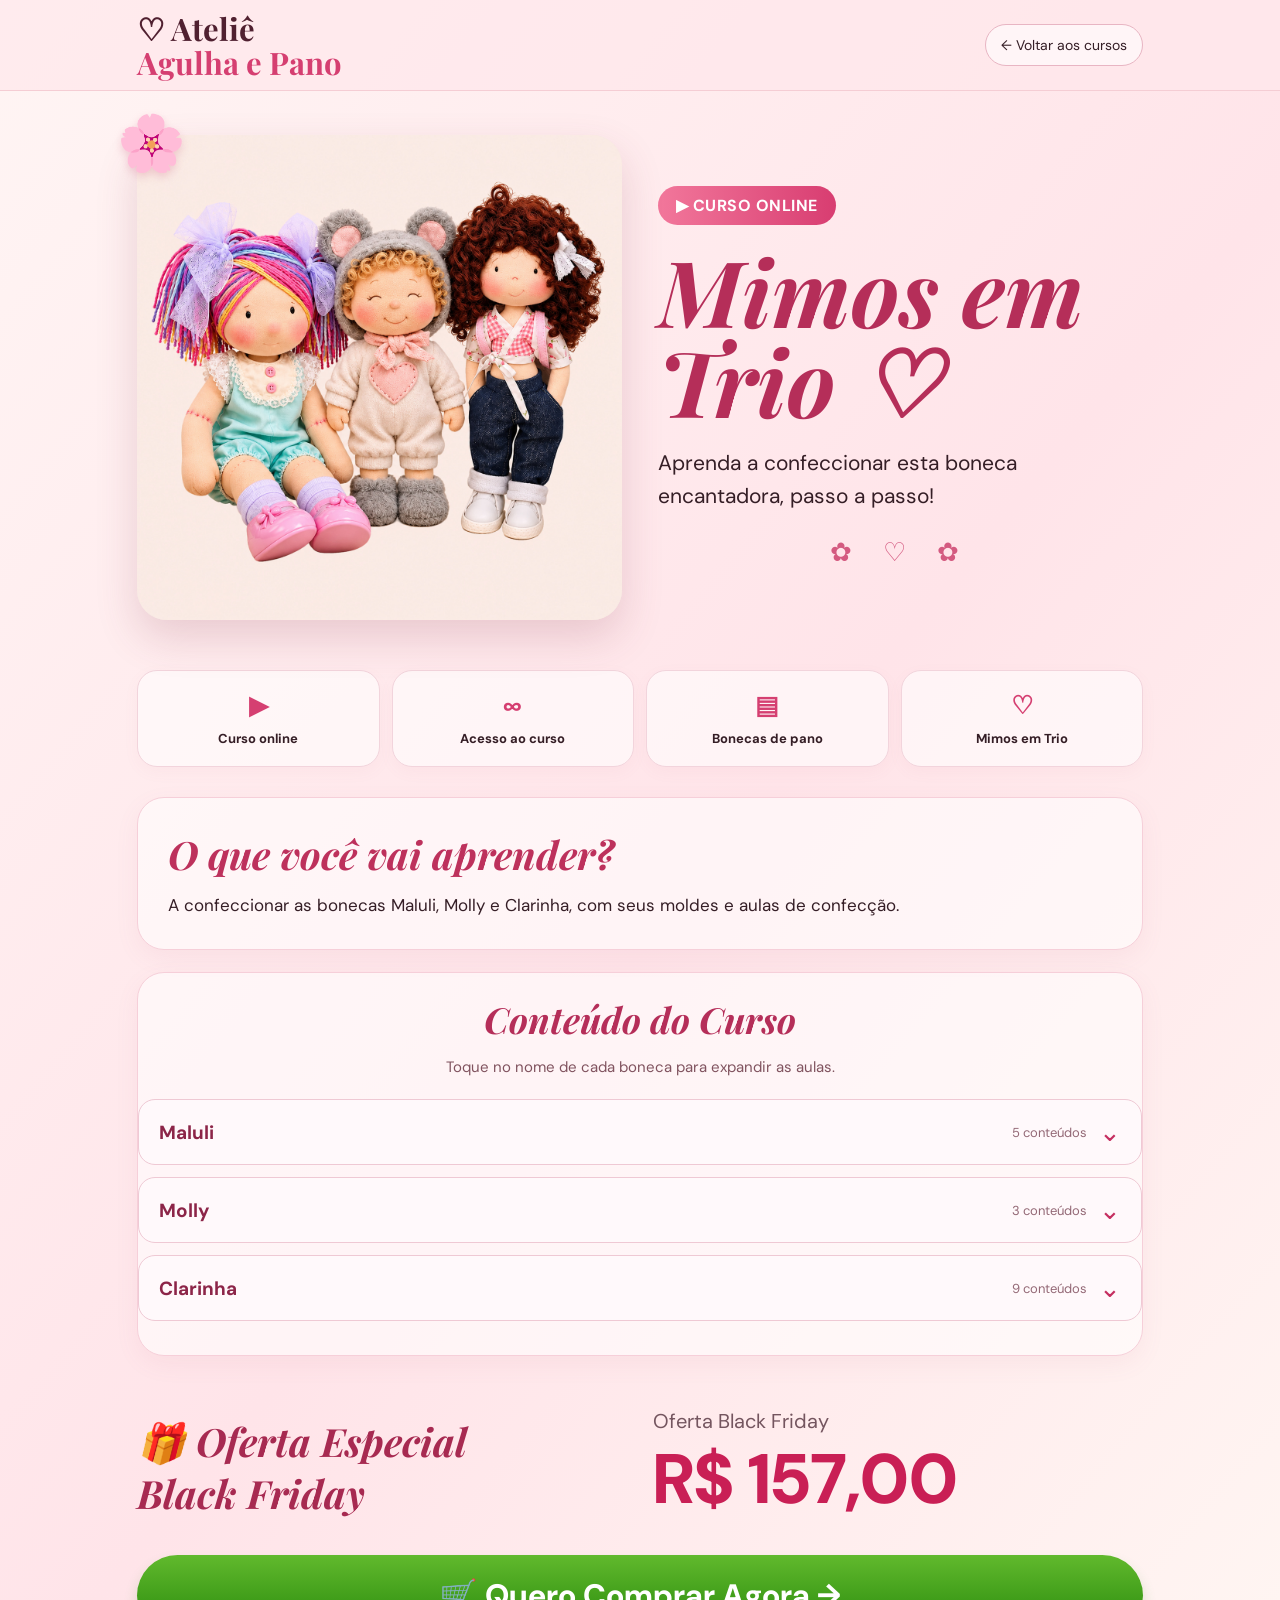
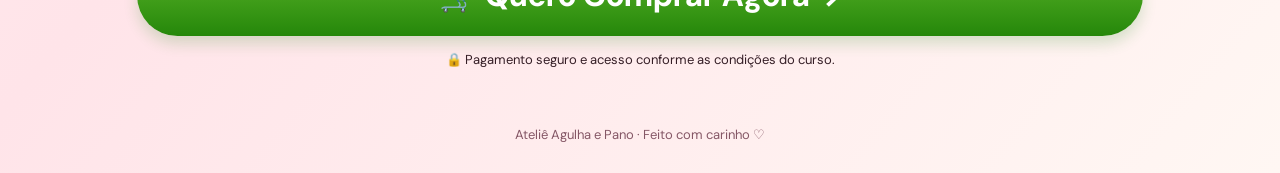
<file: mimos-em-trio.html>
<!doctype html><html lang="pt-BR"><head><meta charset="utf-8"><meta name="viewport" content="width=device-width,initial-scale=1"><meta name="theme-color" content="#fae4e6"><title>Mimos em Trio | Ateliê Agulha e Pano</title><meta name="description" content="Conheça o curso online Mimos em Trio do Ateliê Agulha e Pano."><link rel="preconnect" href="https://fonts.googleapis.com"><link rel="preconnect" href="https://fonts.gstatic.com" crossorigin><link href="https://fonts.googleapis.com/css2?family=DM+Sans:wght@400;500;600;700&family=Playfair+Display:ital,wght@0,500;0,600;0,700;1,600&display=swap" rel="stylesheet"><style>
:root{--pink:#d53f71;--wine:#811d3e;--pale:#fff0f2;--ink:#351e26}*{box-sizing:border-box}html{scroll-behavior:smooth}body{margin:0;color:var(--ink);font-family:'DM Sans',Arial,sans-serif;background:linear-gradient(130deg,#fff5f4,#ffe4e9 52%,#fff7f3)}a{color:inherit}.wrap{max-width:1050px;margin:auto;padding:0 22px}.header{background:#ffe8ecb8;border-bottom:1px solid #f5cdd4}.header .wrap{display:flex;align-items:center;justify-content:space-between;gap:18px;min-height:90px}.brand{font:700 clamp(22px,4vw,31px)/1.1 'Playfair Display',serif;text-decoration:none;color:#502030}.brand span{color:var(--pink)}.back{font-size:14px;text-decoration:none;border:1px solid #e8b5c3;border-radius:30px;padding:11px 15px;background:#fff9}.hero{padding:44px 0 25px}.hero-grid{display:grid;grid-template-columns:1fr 1fr;gap:36px;align-items:center}.photo{position:relative;min-width:0}.photo img{display:block;width:100%;max-height:600px;object-fit:contain;border-radius:30px;background:#f7e8e4;box-shadow:0 18px 42px #8b3d5130}.flower{position:absolute;font-size:55px;top:-28px;left:-20px;filter:drop-shadow(0 4px 4px #d7819a55)}.eyebrow{display:inline-block;padding:9px 18px;background:linear-gradient(90deg,#f2779b,#d83d71);border-radius:30px;color:#fff;font-weight:700;letter-spacing:.03em}.hero h1{font:italic 700 clamp(54px,8vw,92px)/.98 'Playfair Display',Georgia,serif;color:#b52e59;margin:20px 0}.hero p{font-size:clamp(17px,2.2vw,21px);line-height:1.6}.chips{display:grid;grid-template-columns:repeat(4,1fr);gap:12px;margin:25px 0 30px}.chip{background:#fff9;border:1px solid #f2d4dc;border-radius:20px;text-align:center;padding:18px 7px;box-shadow:0 5px 16px #b9617c0c}.chip b{display:block;color:var(--pink);font-size:25px;margin-bottom:5px}.chip span{font-size:13px;font-weight:700}.panel{background:#fff9;border:1px solid #f6cfd9;border-radius:27px;padding:30px;box-shadow:0 8px 25px #b9617c12;margin-bottom:22px}.panel h2{font:italic 700 clamp(27px,4vw,39px) 'Playfair Display',Georgia,serif;color:#bd315c;margin:0 0 12px}.panel p{font-size:17px;line-height:1.6;margin:0}.modules{padding:22px 0}.modules h2{text-align:center;font:italic 700 36px 'Playfair Display',Georgia,serif;color:#b52e59}.module{display:flex;align-items:flex-start;gap:15px;padding:16px 0;border-bottom:1px solid #f0d6dd}.module:last-child{border:0}.play{flex:none;width:36px;height:36px;border-radius:50%;display:grid;place-items:center;background:#e65a85;color:white}.module strong{display:block;font-size:17px}.module span{display:block;font-size:14px;margin-top:3px}.offer{display:grid;grid-template-columns:1fr 1fr;gap:25px;align-items:center;padding:30px 0}.offer-label{font:italic 700 clamp(26px,4vw,39px) 'Playfair Display',Georgia,serif;color:#a72a51}.old{text-decoration:none;color:#74555f;font-size:20px}.new{color:#c91f55;font-weight:800;font-size:clamp(43px,6vw,70px)}.buy{display:block;width:100%;text-align:center;background:linear-gradient(#61b92d,#25870a);border-radius:100px;padding:20px 16px;color:white;text-decoration:none;font-size:clamp(20px,3vw,31px);font-weight:800;box-shadow:0 8px 14px #2b8d2430}.buy[aria-disabled=true]{background:linear-gradient(#b8b4b5,#898485);cursor:not-allowed;box-shadow:none}.checkout-note{text-align:center;font-size:13px;margin:15px 0 28px}.foot{text-align:center;padding:30px;color:#855766;font-size:13px}.notice{border:1px solid #ecc6d0;background:#fff7f8;padding:14px;border-radius:12px;margin:14px 0;font-size:14px}.deco{text-align:center;color:#d45a80;font-size:26px;letter-spacing:12px}@media(max-width:700px){.header .wrap{min-height:72px}.back{font-size:12px;padding:8px 11px}.hero{padding-top:25px}.hero-grid{grid-template-columns:1fr;gap:20px}.photo{max-width:460px;margin:auto}.photo img{max-height:440px}.hero h1{text-align:center;margin:15px 0}.hero .eyebrow{display:table;margin:auto}.hero p{text-align:center}.chips{grid-template-columns:repeat(2,1fr);gap:9px}.panel{padding:23px 18px}.offer{grid-template-columns:1fr;text-align:center;gap:5px}.modules h2{font-size:30px}}
.modules-intro{text-align:center;margin:0 0 20px!important;font-size:15px!important;color:#80535f}.course-accordion{margin:12px 0;border:1px solid #efc9d4;border-radius:17px;background:#fff9fb;overflow:hidden}.course-accordion summary{list-style:none;display:flex;align-items:center;gap:12px;padding:19px 20px;cursor:pointer;user-select:none}.course-accordion summary::-webkit-details-marker{display:none}.course-accordion summary:focus-visible{outline:3px solid #d53f71;outline-offset:-3px}.accordion-name{font-size:19px;font-weight:700;color:#8c2548}.accordion-count{margin-left:auto;color:#936875;font-size:13px;white-space:nowrap}.accordion-chevron{font-size:26px;color:#c52f60;line-height:1;transition:transform .2s}.course-accordion[open] .accordion-chevron{transform:rotate(180deg)}.lesson-list{margin:0;padding:5px 24px 20px 46px;border-top:1px solid #f1dce2;list-style:none;counter-reset:none}.lesson-list li{padding:12px 0;border-bottom:1px solid #f5e4e9;font-size:15px;line-height:1.4}.lesson-list li:last-child{border-bottom:0}@media(max-width:500px){.course-accordion summary{padding:16px 12px;gap:7px}.accordion-name{font-size:17px}.accordion-count{font-size:11px}.lesson-list{padding:5px 14px 14px 18px}}</style></head><body><header class="header"><div class="wrap"><a class="brand" href="index.html">♡ Ateliê<br><span>Agulha e Pano</span></a><a class="back" href="index.html#cursos">← Voltar aos cursos</a></div></header><main><section class="hero"><div class="wrap hero-grid"><div class="photo"><span class="flower" aria-hidden="true">🌸</span><img src="assets/trio-ternura.jpg" alt="Boneca do curso Mimos em Trio"></div><div><span class="eyebrow">▶ CURSO ONLINE</span><h1>Mimos em<br>Trio ♡</h1><p>Aprenda a confeccionar esta boneca encantadora, passo a passo!</p><div class="deco" aria-hidden="true">✿ ♡ ✿</div></div></div></section><div class="wrap"><div class="chips"><div class="chip"><b>▶</b><span>Curso online</span></div><div class="chip"><b>∞</b><span>Acesso ao curso</span></div><div class="chip"><b>▤</b><span>Bonecas de pano</span></div><div class="chip"><b>♡</b><span>Mimos em Trio</span></div></div><section class="panel"><h2>O que você vai aprender?</h2><p>A confeccionar as bonecas Maluli, Molly e Clarinha, com seus moldes e aulas de confecção.</p></section><section class="panel modules"><h2>Conteúdo do Curso</h2><p class="modules-intro">Toque no nome de cada boneca para expandir as aulas.</p><details class="course-accordion"><summary><span class="accordion-name">Maluli</span><span class="accordion-count">5 conteúdos</span><span class="accordion-chevron" aria-hidden="true">⌄</span></summary><ol class="lesson-list"><li>Moldes</li><li>Aula 1</li><li>Aula 2</li><li>Aula 3</li><li>Aula 4</li></ol></details><details class="course-accordion"><summary><span class="accordion-name">Molly</span><span class="accordion-count">3 conteúdos</span><span class="accordion-chevron" aria-hidden="true">⌄</span></summary><ol class="lesson-list"><li>Moldes</li><li>Aula Completa Molly</li><li>Sapatinho Molly</li></ol></details><details class="course-accordion"><summary><span class="accordion-name">Clarinha</span><span class="accordion-count">9 conteúdos</span><span class="accordion-chevron" aria-hidden="true">⌄</span></summary><ol class="lesson-list"><li>Aula 1 – Corpo Boneca Clarinha Parte 1</li><li>Aula 2 – Corpo Boneca Clarinha Parte 2</li><li>Aula 3 – Corpo Boneca Clarinha Parte 3</li><li>Aula 4 – Pintando e Finalizando a Boneca Clarinha Parte 1</li><li>Aula 5 – Pintando e Finalizando a Boneca Clarinha Parte 2</li><li>Aula 6 – Roupinha Parte 1 – Ursinho</li><li>Aula 7 – Roupinha Parte 2 – Ursinho</li><li>Aula 8 – Roupinha Parte 3 – Ursinho</li><li>Aula 9 – Moldes e Lista de Materiais</li></ol></details></section><div class="offer"><div class="offer-label">🎁 Oferta Especial<br>Black Friday</div><div><div class="old">Oferta Black Friday</div><div class="new">R$ 157,00</div></div></div><a class="buy" id="comprar" href="https://pay.hotmart.com/V99372178W?off=om0kp0ze&amp;checkoutMode=10">🛒 Quero Comprar Agora →</a><p class="checkout-note">🔒 Pagamento seguro e acesso conforme as condições do curso.</p></div></main><footer class="foot">Ateliê Agulha e Pano · Feito com carinho ♡</footer></body></html>
</file>
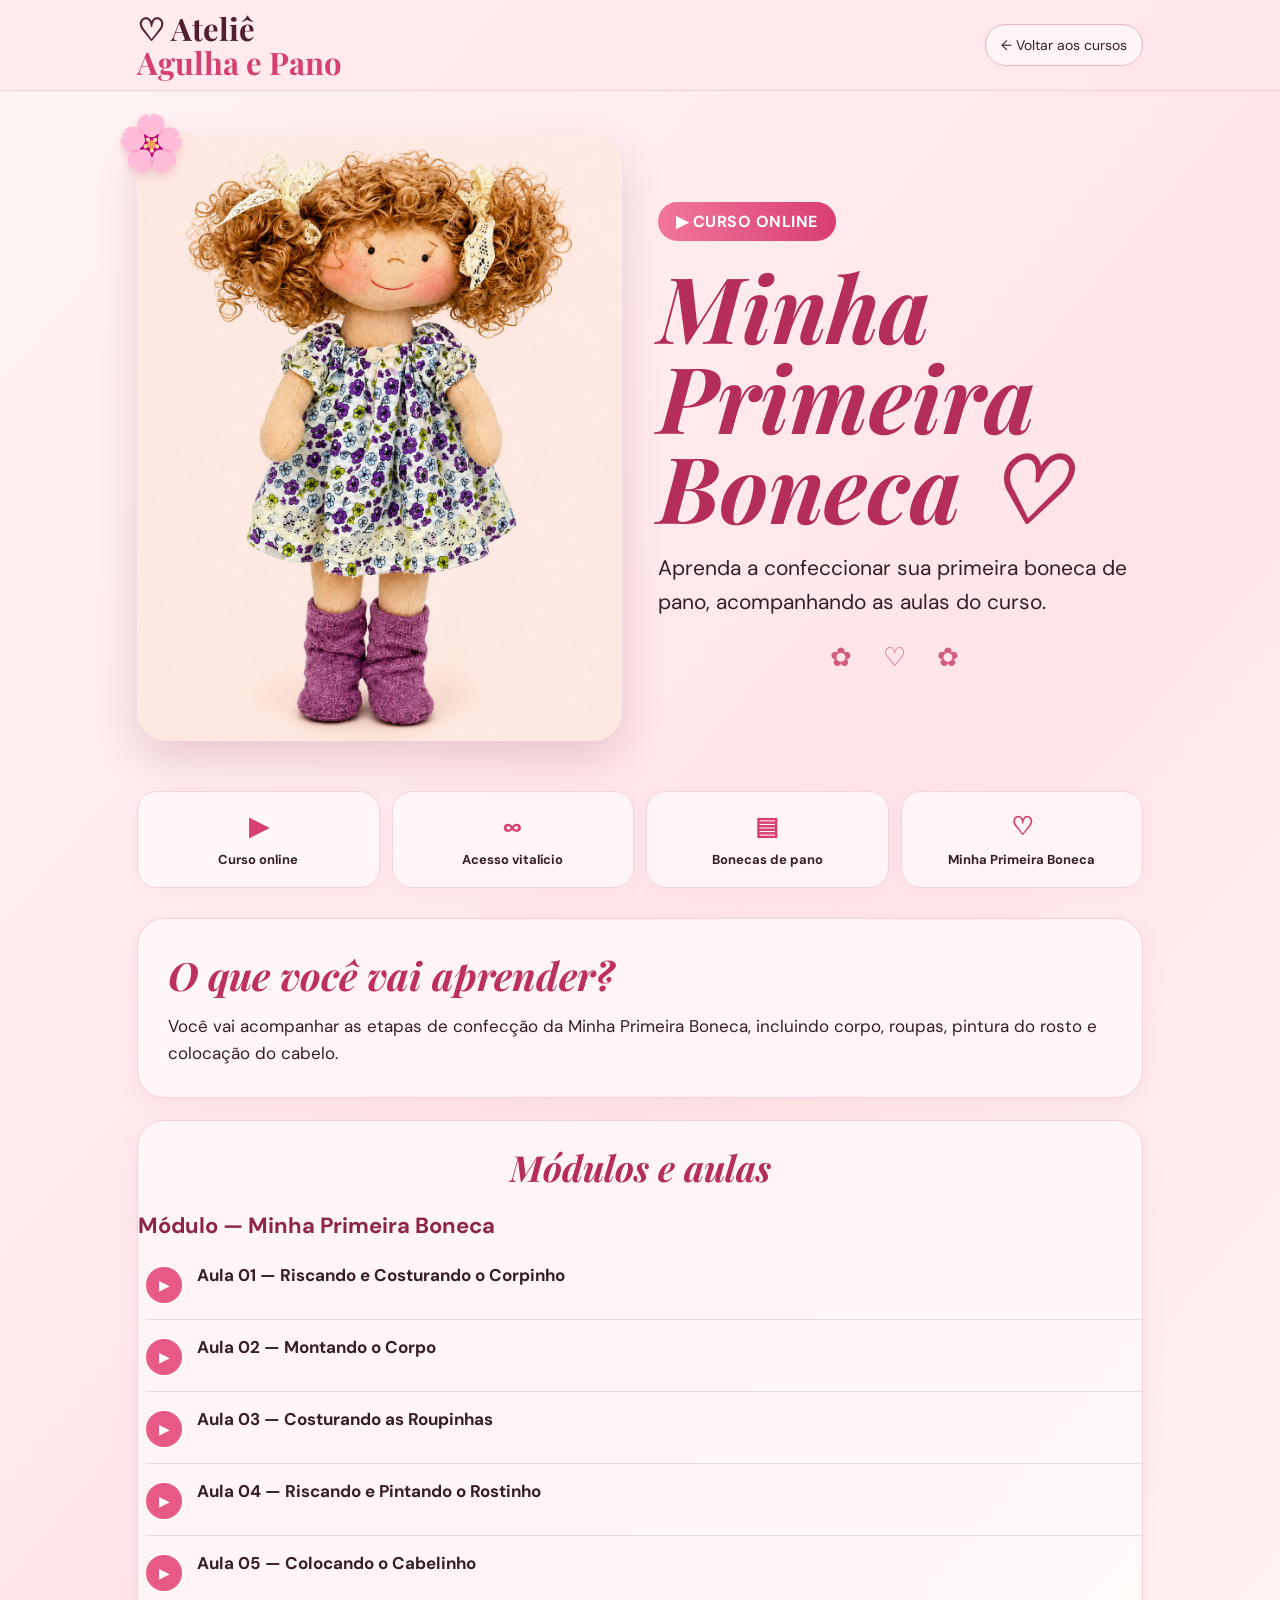
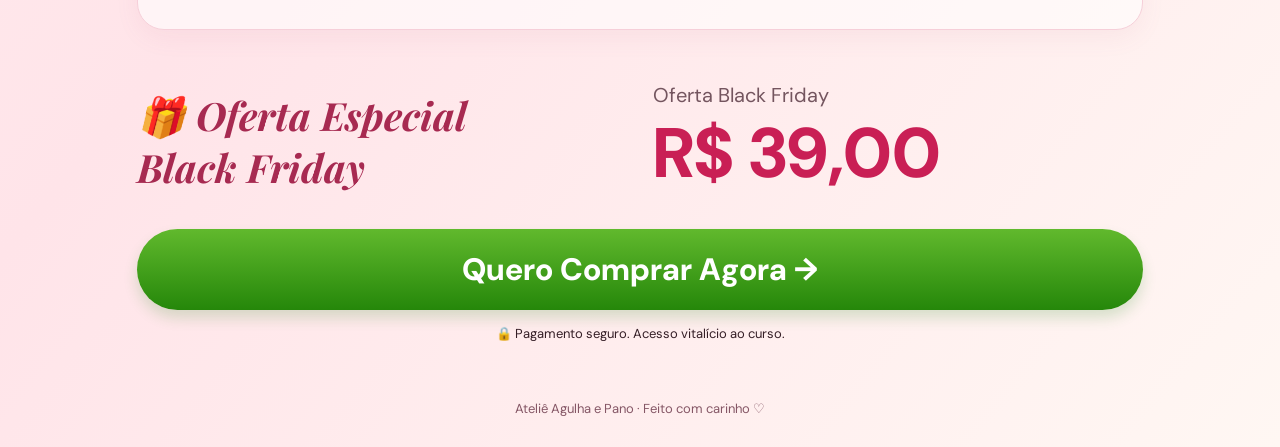
<file: minha-primeira-boneca.html>
<!DOCTYPE html>
<!DOCTYPE html>
<html lang="pt-BR"><head><meta charset="utf-8"/><meta content="width=device-width,initial-scale=1" name="viewport"/><meta content="#fae4e6" name="theme-color"/><title>Minha Primeira Boneca | Ateliê Agulha e Pano</title><meta content="Curso online Minha Primeira Boneca com acesso vitalício no Ateliê Agulha e Pano." name="description"/><link href="https://fonts.googleapis.com" rel="preconnect"/><link crossorigin="" href="https://fonts.gstatic.com" rel="preconnect"/><link href="https://fonts.googleapis.com/css2?family=DM+Sans:wght@400;500;600;700&amp;family=Playfair+Display:ital,wght@0,500;0,600;0,700;1,600&amp;display=swap" rel="stylesheet"/><style>
:root{--pink:#d53f71;--wine:#811d3e;--pale:#fff0f2;--ink:#351e26}*{box-sizing:border-box}html{scroll-behavior:smooth}body{margin:0;color:var(--ink);font-family:'DM Sans',Arial,sans-serif;background:linear-gradient(130deg,#fff5f4,#ffe4e9 52%,#fff7f3)}a{color:inherit}.wrap{max-width:1050px;margin:auto;padding:0 22px}.header{background:#ffe8ecb8;border-bottom:1px solid #f5cdd4}.header .wrap{display:flex;align-items:center;justify-content:space-between;gap:18px;min-height:90px}.brand{font:700 clamp(22px,4vw,31px)/1.1 'Playfair Display',serif;text-decoration:none;color:#502030}.brand span{color:var(--pink)}.back{font-size:14px;text-decoration:none;border:1px solid #e8b5c3;border-radius:30px;padding:11px 15px;background:#fff9}.hero{padding:44px 0 25px}.hero-grid{display:grid;grid-template-columns:1fr 1fr;gap:36px;align-items:center}.photo{position:relative;min-width:0}.photo img{display:block;width:100%;max-height:600px;object-fit:contain;border-radius:30px;background:#f7e8e4;box-shadow:0 18px 42px #8b3d5130}.flower{position:absolute;font-size:55px;top:-28px;left:-20px;filter:drop-shadow(0 4px 4px #d7819a55)}.eyebrow{display:inline-block;padding:9px 18px;background:linear-gradient(90deg,#f2779b,#d83d71);border-radius:30px;color:#fff;font-weight:700;letter-spacing:.03em}.hero h1{font:italic 700 clamp(54px,8vw,92px)/.98 'Playfair Display',Georgia,serif;color:#b52e59;margin:20px 0}.hero p{font-size:clamp(17px,2.2vw,21px);line-height:1.6}.chips{display:grid;grid-template-columns:repeat(4,1fr);gap:12px;margin:25px 0 30px}.chip{background:#fff9;border:1px solid #f2d4dc;border-radius:20px;text-align:center;padding:18px 7px;box-shadow:0 5px 16px #b9617c0c}.chip b{display:block;color:var(--pink);font-size:25px;margin-bottom:5px}.chip span{font-size:13px;font-weight:700}.panel{background:#fff9;border:1px solid #f6cfd9;border-radius:27px;padding:30px;box-shadow:0 8px 25px #b9617c12;margin-bottom:22px}.panel h2{font:italic 700 clamp(27px,4vw,39px) 'Playfair Display',Georgia,serif;color:#bd315c;margin:0 0 12px}.panel p{font-size:17px;line-height:1.6;margin:0}.modules{padding:22px 0}.modules h2{text-align:center;font:italic 700 36px 'Playfair Display',Georgia,serif;color:#b52e59}.module{display:flex;align-items:flex-start;gap:15px;padding:16px 0;border-bottom:1px solid #f0d6dd}.module:last-child{border:0}.play{flex:none;width:36px;height:36px;border-radius:50%;display:grid;place-items:center;background:#e65a85;color:white}.module strong{display:block;font-size:17px}.module span{display:block;font-size:14px;margin-top:3px}.offer{display:grid;grid-template-columns:1fr 1fr;gap:25px;align-items:center;padding:30px 0}.offer-label{font:italic 700 clamp(26px,4vw,39px) 'Playfair Display',Georgia,serif;color:#a72a51}.old{text-decoration:none;color:#74555f;font-size:20px}.new{color:#c91f55;font-weight:800;font-size:clamp(43px,6vw,70px)}.buy{display:block;width:100%;text-align:center;background:linear-gradient(#61b92d,#25870a);border-radius:100px;padding:20px 16px;color:white;text-decoration:none;font-size:clamp(20px,3vw,31px);font-weight:800;box-shadow:0 8px 14px #2b8d2430}.buy[aria-disabled=true]{background:linear-gradient(#b8b4b5,#898485);cursor:not-allowed;box-shadow:none}.checkout-note{text-align:center;font-size:13px;margin:15px 0 28px}.foot{text-align:center;padding:30px;color:#855766;font-size:13px}.notice{border:1px solid #ecc6d0;background:#fff7f8;padding:14px;border-radius:12px;margin:14px 0;font-size:14px}.deco{text-align:center;color:#d45a80;font-size:26px;letter-spacing:12px}@media(max-width:700px){.header .wrap{min-height:72px}.back{font-size:12px;padding:8px 11px}.hero{padding-top:25px}.hero-grid{grid-template-columns:1fr;gap:20px}.photo{max-width:460px;margin:auto}.photo img{max-height:440px}.hero h1{text-align:center;margin:15px 0}.hero .eyebrow{display:table;margin:auto}.hero p{text-align:center}.chips{grid-template-columns:repeat(2,1fr);gap:9px}.panel{padding:23px 18px}.offer{grid-template-columns:1fr;text-align:center;gap:5px}.modules h2{font-size:30px}}
.modules-intro{text-align:center;margin:0 0 20px!important;font-size:15px!important;color:#80535f}.course-accordion{margin:12px 0;border:1px solid #efc9d4;border-radius:17px;background:#fff9fb;overflow:hidden}.course-accordion summary{list-style:none;display:flex;align-items:center;gap:12px;padding:19px 20px;cursor:pointer;user-select:none}.course-accordion summary::-webkit-details-marker{display:none}.course-accordion summary:focus-visible{outline:3px solid #d53f71;outline-offset:-3px}.accordion-name{font-size:19px;font-weight:700;color:#8c2548}.accordion-count{margin-left:auto;color:#936875;font-size:13px;white-space:nowrap}.accordion-chevron{font-size:26px;color:#c52f60;line-height:1;transition:transform .2s}.course-accordion[open] .accordion-chevron{transform:rotate(180deg)}.lesson-list{margin:0;padding:5px 24px 20px 46px;border-top:1px solid #f1dce2;list-style:none;counter-reset:none}.lesson-list li{padding:12px 0;border-bottom:1px solid #f5e4e9;font-size:15px;line-height:1.4}.lesson-list li:last-child{border-bottom:0}@media(max-width:500px){.course-accordion summary{padding:16px 12px;gap:7px}.accordion-name{font-size:17px}.accordion-count{font-size:11px}.lesson-list{padding:5px 14px 14px 18px}}</style><style>
/* Módulos expansíveis e player alinhados ao padrão da página */
.course-accordion{margin:12px 0;border:1px solid #efc9d4;border-radius:17px;background:#fff9fb;overflow:hidden}
.course-accordion summary{list-style:none;display:flex;align-items:center;gap:12px;padding:19px 20px;cursor:pointer}
.course-accordion summary::-webkit-details-marker{display:none}
.accordion-name{font-size:19px;font-weight:700;color:#8c2548}
.accordion-count{margin-left:auto;color:#936875;font-size:13px;white-space:nowrap}
.accordion-chevron{font-size:24px;color:#c52f60;transition:transform .2s}
.course-accordion[open] .accordion-chevron{transform:rotate(180deg)}
.modules .lesson-list{list-style:none;margin:0;padding:8px 22px 20px;border-top:1px solid #f1dce2}
.modules .lesson-list li{display:flex;align-items:center;gap:12px;padding:12px 0;border-bottom:1px solid #f5e4e9;line-height:1.4}
.modules .lesson-list li:last-child{border-bottom:0}
.modules .play,.modules .nenem-play{display:grid;place-items:center;flex:0 0 36px;width:36px;height:36px;border-radius:50%;background:#e65a85;color:#fff;line-height:1;transform:none}
.modules .nenem-section{margin:16px 0;border:1px solid #efc9d4;border-radius:16px;padding:20px}
.modules .nenem-lessons{list-style:none;padding:0;margin:0}
.modules .nenem-lessons li{display:flex;align-items:center;gap:12px;padding:12px 0;border-bottom:1px solid #f1dce2}
.modules .module-only-list{display:grid;grid-template-columns:repeat(2,minmax(0,1fr));gap:12px}
.modules .module-only{display:flex;align-items:center;gap:12px;padding:16px;border:1px solid #efc9d4;border-radius:15px}
.modules .pending{padding:16px 22px;color:#855766}
.hero .photo img{height:auto;max-height:none;object-fit:contain;background:#FCE5DE}
@media(max-width:650px){.modules .module-only-list{grid-template-columns:1fr}.course-accordion summary{padding:16px 12px;gap:7px}.accordion-name{font-size:17px}.accordion-count{font-size:11px}}
</style></head><body><header class="header"><div class="wrap"><a class="brand" href="index.html">♡ Ateliê<br/><span>Agulha e Pano</span></a><a class="back" href="index.html#cursos">← Voltar aos cursos</a></div></header><main><section class="hero"><div class="wrap hero-grid"><div class="photo"><span aria-hidden="true" class="flower">🌸</span><img alt="Foto do curso Minha Primeira Boneca" src="assets/minha-primeira-boneca.jpg"/></div><div><span class="eyebrow">▶ CURSO ONLINE</span><h1>Minha Primeira Boneca ♡</h1><p>Aprenda a confeccionar sua primeira boneca de pano, acompanhando as aulas do curso.</p><div aria-hidden="true" class="deco">✿ ♡ ✿</div></div></div></section><div class="wrap"><div class="chips"><div class="chip"><b>▶</b><span>Curso online</span></div><div class="chip"><b>∞</b><span>Acesso vitalício</span></div><div class="chip"><b>▤</b><span>Bonecas de pano</span></div><div class="chip"><b>♡</b><span>Minha Primeira Boneca</span></div></div><section class="panel"><h2>O que você vai aprender?</h2><p>Você vai acompanhar as etapas de confecção da Minha Primeira Boneca, incluindo corpo, roupas, pintura do rosto e colocação do cabelo.</p></section><section class="panel modules"><h2>Módulos e aulas</h2><h3 style="color:#8c2548;font-size:22px;margin:20px 0 8px">Módulo — Minha Primeira Boneca</h3><div class="lesson-list" style="padding:0 0 0 8px;border-top:0"><div class="module"><span aria-hidden="true" class="play">▶</span><div><strong>Aula 01 — Riscando e Costurando o Corpinho</strong></div></div><div class="module"><span aria-hidden="true" class="play">▶</span><div><strong>Aula 02 — Montando o Corpo</strong></div></div><div class="module"><span aria-hidden="true" class="play">▶</span><div><strong>Aula 03 — Costurando as Roupinhas</strong></div></div><div class="module"><span aria-hidden="true" class="play">▶</span><div><strong>Aula 04 — Riscando e Pintando o Rostinho</strong></div></div><div class="module"><span aria-hidden="true" class="play">▶</span><div><strong>Aula 05 — Colocando o Cabelinho</strong></div></div></div></section><div class="offer"><div class="offer-label">🎁 Oferta Especial<br/>Black Friday</div><div><div class="old">Oferta Black Friday</div><div class="new">R$ 39,00</div></div></div><a class="buy" href="https://pay.hotmart.com/H77984066V?off=mubtcxah&amp;checkoutMode=10" id="comprar">Quero Comprar Agora →</a><p class="checkout-note">🔒 Pagamento seguro. Acesso vitalício ao curso.</p></div></main><footer class="foot">Ateliê Agulha e Pano · Feito com carinho ♡</footer></body></html>
</file>
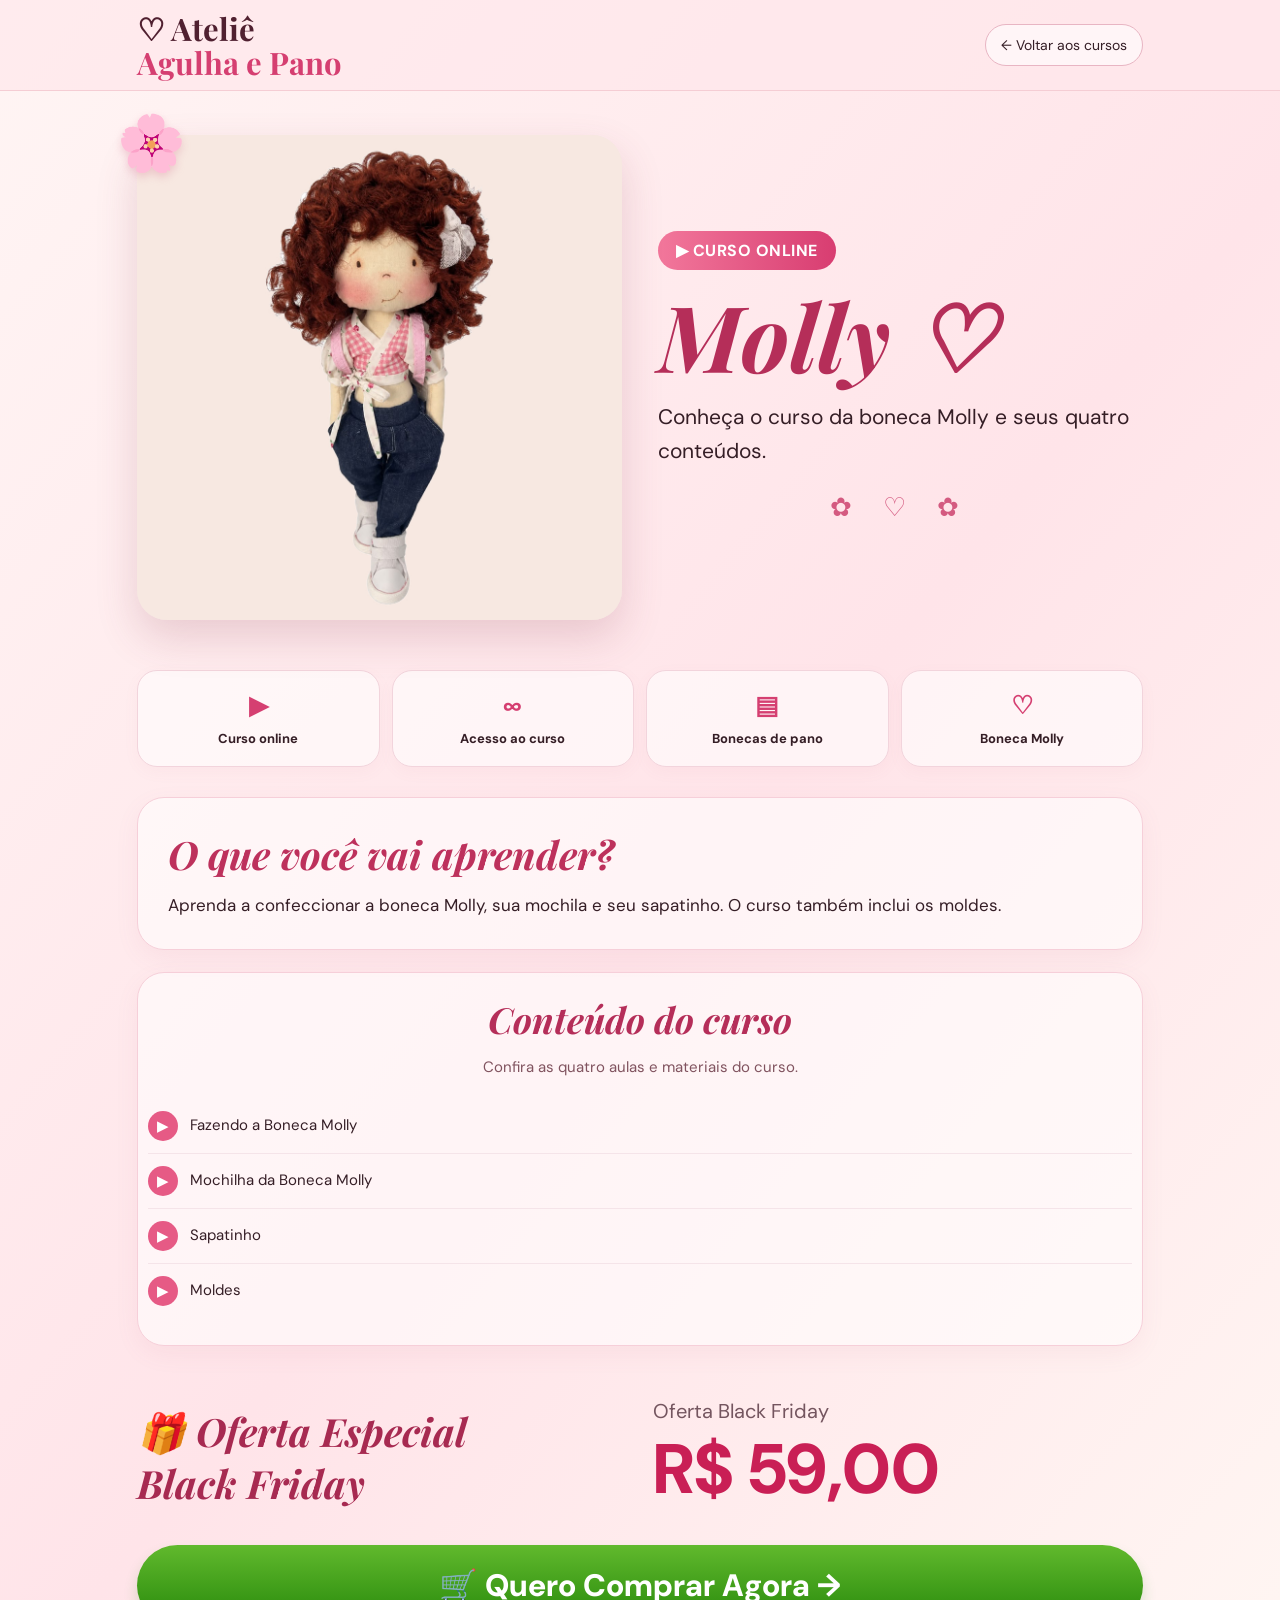
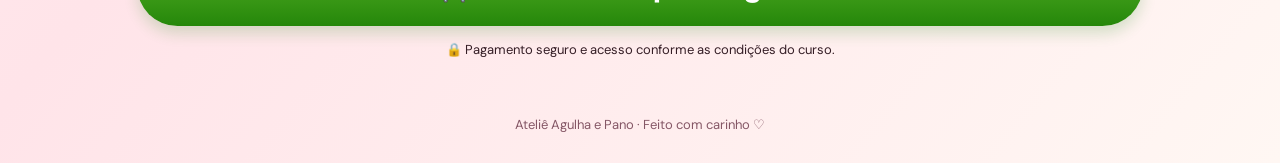
<file: molly.html>
<!DOCTYPE html>
<html lang="pt-BR"><head><meta charset="utf-8"/><meta content="width=device-width,initial-scale=1" name="viewport"/><meta content="#fae4e6" name="theme-color"/><title>Molly | Ateliê Agulha e Pano</title><meta content="Conheça os módulos e aulas do curso Molly." name="description"/><link href="https://fonts.googleapis.com" rel="preconnect"/><link crossorigin="" href="https://fonts.gstatic.com" rel="preconnect"/><link href="https://fonts.googleapis.com/css2?family=DM+Sans:wght@400;500;600;700&amp;family=Playfair+Display:ital,wght@0,500;0,600;0,700;1,600&amp;display=swap" rel="stylesheet"/><style>
:root{--pink:#d53f71;--wine:#811d3e;--pale:#fff0f2;--ink:#351e26}*{box-sizing:border-box}html{scroll-behavior:smooth}body{margin:0;color:var(--ink);font-family:'DM Sans',Arial,sans-serif;background:linear-gradient(130deg,#fff5f4,#ffe4e9 52%,#fff7f3)}a{color:inherit}.wrap{max-width:1050px;margin:auto;padding:0 22px}.header{background:#ffe8ecb8;border-bottom:1px solid #f5cdd4}.header .wrap{display:flex;align-items:center;justify-content:space-between;gap:18px;min-height:90px}.brand{font:700 clamp(22px,4vw,31px)/1.1 'Playfair Display',serif;text-decoration:none;color:#502030}.brand span{color:var(--pink)}.back{font-size:14px;text-decoration:none;border:1px solid #e8b5c3;border-radius:30px;padding:11px 15px;background:#fff9}.hero{padding:44px 0 25px}.hero-grid{display:grid;grid-template-columns:1fr 1fr;gap:36px;align-items:center}.photo{position:relative;min-width:0}.photo img{display:block;width:100%;max-height:600px;object-fit:contain;border-radius:30px;background:#f7e8e4;box-shadow:0 18px 42px #8b3d5130}.flower{position:absolute;font-size:55px;top:-28px;left:-20px;filter:drop-shadow(0 4px 4px #d7819a55)}.eyebrow{display:inline-block;padding:9px 18px;background:linear-gradient(90deg,#f2779b,#d83d71);border-radius:30px;color:#fff;font-weight:700;letter-spacing:.03em}.hero h1{font:italic 700 clamp(54px,8vw,92px)/.98 'Playfair Display',Georgia,serif;color:#b52e59;margin:20px 0}.hero p{font-size:clamp(17px,2.2vw,21px);line-height:1.6}.chips{display:grid;grid-template-columns:repeat(4,1fr);gap:12px;margin:25px 0 30px}.chip{background:#fff9;border:1px solid #f2d4dc;border-radius:20px;text-align:center;padding:18px 7px;box-shadow:0 5px 16px #b9617c0c}.chip b{display:block;color:var(--pink);font-size:25px;margin-bottom:5px}.chip span{font-size:13px;font-weight:700}.panel{background:#fff9;border:1px solid #f6cfd9;border-radius:27px;padding:30px;box-shadow:0 8px 25px #b9617c12;margin-bottom:22px}.panel h2{font:italic 700 clamp(27px,4vw,39px) 'Playfair Display',Georgia,serif;color:#bd315c;margin:0 0 12px}.panel p{font-size:17px;line-height:1.6;margin:0}.modules{padding:22px 0}.modules h2{text-align:center;font:italic 700 36px 'Playfair Display',Georgia,serif;color:#b52e59}.module{display:flex;align-items:flex-start;gap:15px;padding:16px 0;border-bottom:1px solid #f0d6dd}.module:last-child{border:0}.play{flex:none;width:36px;height:36px;border-radius:50%;display:grid;place-items:center;background:#e65a85;color:white}.module strong{display:block;font-size:17px}.module span{display:block;font-size:14px;margin-top:3px}.offer{display:grid;grid-template-columns:1fr 1fr;gap:25px;align-items:center;padding:30px 0}.offer-label{font:italic 700 clamp(26px,4vw,39px) 'Playfair Display',Georgia,serif;color:#a72a51}.old{text-decoration:none;color:#74555f;font-size:20px}.new{color:#c91f55;font-weight:800;font-size:clamp(43px,6vw,70px)}.buy{display:block;width:100%;text-align:center;background:linear-gradient(#61b92d,#25870a);border-radius:100px;padding:20px 16px;color:white;text-decoration:none;font-size:clamp(20px,3vw,31px);font-weight:800;box-shadow:0 8px 14px #2b8d2430}.buy[aria-disabled=true]{background:linear-gradient(#b8b4b5,#898485);cursor:not-allowed;box-shadow:none}.checkout-note{text-align:center;font-size:13px;margin:15px 0 28px}.foot{text-align:center;padding:30px;color:#855766;font-size:13px}.notice{border:1px solid #ecc6d0;background:#fff7f8;padding:14px;border-radius:12px;margin:14px 0;font-size:14px}.deco{text-align:center;color:#d45a80;font-size:26px;letter-spacing:12px}@media(max-width:700px){.header .wrap{min-height:72px}.back{font-size:12px;padding:8px 11px}.hero{padding-top:25px}.hero-grid{grid-template-columns:1fr;gap:20px}.photo{max-width:460px;margin:auto}.photo img{max-height:440px}.hero h1{text-align:center;margin:15px 0}.hero .eyebrow{display:table;margin:auto}.hero p{text-align:center}.chips{grid-template-columns:repeat(2,1fr);gap:9px}.panel{padding:23px 18px}.offer{grid-template-columns:1fr;text-align:center;gap:5px}.modules h2{font-size:30px}}
.modules-intro{text-align:center;margin:0 0 20px!important;font-size:15px!important;color:#80535f}.course-accordion{margin:12px 0;border:1px solid #efc9d4;border-radius:17px;background:#fff9fb;overflow:hidden}.course-accordion summary{list-style:none;display:flex;align-items:center;gap:12px;padding:19px 20px;cursor:pointer;user-select:none}.course-accordion summary::-webkit-details-marker{display:none}.course-accordion summary:focus-visible{outline:3px solid #d53f71;outline-offset:-3px}.accordion-name{font-size:19px;font-weight:700;color:#8c2548}.accordion-count{margin-left:auto;color:#936875;font-size:13px;white-space:nowrap}.accordion-chevron{font-size:26px;color:#c52f60;line-height:1;transition:transform .2s}.course-accordion[open] .accordion-chevron{transform:rotate(180deg)}.lesson-list{margin:0;padding:5px 24px 20px 46px;border-top:1px solid #f1dce2;list-style:none;counter-reset:none}.lesson-list li{padding:12px 0;border-bottom:1px solid #f5e4e9;font-size:15px;line-height:1.4}.lesson-list li:last-child{border-bottom:0}@media(max-width:500px){.course-accordion summary{padding:16px 12px;gap:7px}.accordion-name{font-size:17px}.accordion-count{font-size:11px}.lesson-list{padding:5px 14px 14px 18px}}.module-only-list{display:grid;grid-template-columns:repeat(2,minmax(0,1fr));gap:12px;margin-top:22px}.module-only{display:flex;align-items:center;gap:12px;padding:17px 16px;border:1px solid #efc9d4;border-radius:15px;background:#fff9fb;font-size:16px}.module-only strong{font-weight:700}.module-icon{color:#c52f60;font-size:23px}@media(max-width:650px){.module-only-list{grid-template-columns:1fr}} </style></head><body><header class="header"><div class="wrap"><a class="brand" href="index.html">♡ Ateliê<br/><span>Agulha e Pano</span></a><a class="back" href="index.html#cursos">← Voltar aos cursos</a></div></header><main><section class="hero"><div class="wrap hero-grid"><div class="photo"><span aria-hidden="true" class="flower">🌸</span><img alt="Boneca do curso Molly" src="assets/molly.jpg"/></div><div><span class="eyebrow">▶ CURSO ONLINE</span><h1>Molly ♡</h1><p>Conheça o curso da boneca Molly e seus quatro conteúdos.</p><div aria-hidden="true" class="deco">✿ ♡ ✿</div></div></div></section><div class="wrap"><div class="chips"><div class="chip"><b>▶</b><span>Curso online</span></div><div class="chip"><b>∞</b><span>Acesso ao curso</span></div><div class="chip"><b>▤</b><span>Bonecas de pano</span></div><div class="chip"><b>♡</b><span>Boneca Molly</span></div></div><section class="panel"><h2>O que você vai aprender?</h2><p>Aprenda a confeccionar a boneca Molly, sua mochila e seu sapatinho. O curso também inclui os moldes.</p></section><section class="panel modules"><h2>Conteúdo do curso</h2><p class="modules-intro">Confira as quatro aulas e materiais do curso.</p><ul class="lesson-list" style="border-top:0;padding:0 10px 5px 10px"><li><span class="play" style="display:inline-grid;vertical-align:middle;margin-right:12px;width:30px;height:30px">▶</span>Fazendo a Boneca Molly</li><li><span class="play" style="display:inline-grid;vertical-align:middle;margin-right:12px;width:30px;height:30px">▶</span>Mochilha da Boneca Molly</li><li><span class="play" style="display:inline-grid;vertical-align:middle;margin-right:12px;width:30px;height:30px">▶</span>Sapatinho</li><li><span class="play" style="display:inline-grid;vertical-align:middle;margin-right:12px;width:30px;height:30px">▶</span>Moldes</li></ul></section><div class="offer"><div class="offer-label">🎁 Oferta Especial<br/>Black Friday</div><div><div class="old">Oferta Black Friday</div><div class="new">R$ 59,00</div></div></div><a class="buy" href="https://pay.hotmart.com/Y89171920W?off=ziobx8ej" id="comprar">🛒 Quero Comprar Agora →</a><p class="checkout-note">🔒 Pagamento seguro e acesso conforme as condições do curso.</p></div></main><footer class="foot">Ateliê Agulha e Pano · Feito com carinho ♡</footer></body></html>
</file>
<file: style.css>
:root{--bg:#171117;--bg2:#21171e;--pink:#ed6c9e;--hot:#c51d65;--cream:#fff6f1;--ink:#30202b;--muted:#cbb6c1;--line:#49303c}*{box-sizing:border-box}html{scroll-behavior:smooth}body{margin:0;color:#fff;background:var(--bg);font-family:'DM Sans',Arial,sans-serif}a{color:inherit;text-decoration:none}button{font:inherit}img{max-width:100%;display:block}.wrap{width:min(1160px,calc(100% - 44px));margin-inline:auto}.skip{position:absolute;top:-100px;background:#fff;color:#000;padding:12px;z-index:20}.skip:focus{top:0}.site-header{position:relative;z-index:10;background:#110e12;border-bottom:1px dashed #bc5682}.header-row{min-height:96px;display:flex;align-items:center;justify-content:space-between;gap:22px}.brand{display:flex;align-items:center;gap:10px}.brand-symbol{font-size:60px;font-family:Georgia,serif;line-height:1;color:#ed71a4;position:relative}.brand-symbol span{font-size:17px;position:absolute;top:2px;right:-4px}.brand-text{display:grid;line-height:1.08;font-family:'Playfair Display',Georgia,serif;font-size:23px}.brand-text strong{font-weight:600}.nav{display:flex;align-items:center;gap:36px}.nav>a:not(.nav-cta){font-size:14px}.nav>a:hover,.footer a:hover{color:#ff9bbd}.nav-cta,.button{display:inline-flex;align-items:center;justify-content:center;gap:12px;border:0;border-radius:100px;background:var(--hot);padding:13px 22px;font-weight:700;font-size:14px;transition:transform .2s,background .2s}.nav-cta:hover,.button:hover{transform:translateY(-2px);background:#e32e7d}.nav-toggle{display:none}.hero{overflow:hidden;background:radial-gradient(circle at 79% 47%,#4a2439 0,transparent 38%),linear-gradient(110deg,#171017,#23151f 70%,#1a1119)}.hero-grid{display:grid;grid-template-columns:1fr 1fr;align-items:center;min-height:555px}.hero-copy{z-index:2;padding:50px 0 58px}.eyebrow,.kicker{letter-spacing:.17em;font-size:11px;text-transform:uppercase;font-weight:700;color:#ef9fbd}.sparkle{font-size:16px}.hero h1{font-family:'Playfair Display',Georgia,serif;line-height:.93;margin:24px 0 14px;font-weight:600;font-size:clamp(76px,9.8vw,137px);letter-spacing:-.055em}.hero h1 span,.hero h1 em{display:block}.hero h1 em{font-style:italic;font-weight:500;color:#f07ba8;margin-left:45px}.hero-brand{font-family:'Playfair Display',Georgia,serif;font-size:27px;letter-spacing:.005em}.hero-brand span{color:#e985ad}.hero-copy>p{font-family:'Playfair Display',Georgia,serif;font-size:21px;line-height:1.5;max-width:480px;color:#f2dce6}.hero-copy>p strong{font-weight:600;color:#fff}.hero-actions{margin-top:26px}.button.pink{padding:17px 26px;background:linear-gradient(110deg,#dc2871,#b8175a);box-shadow:0 11px 28px #0005}.hero-detail{color:#c17c9a;margin-top:28px;font-size:12px}.hero-art{height:100%;min-height:500px;position:relative;display:flex;align-items:end;justify-content:center}.hero-circle{position:absolute;inset:70px 0 80px 3%;border-radius:50%;background:radial-gradient(circle,#9b4f72 0,#5d2b46 44%,transparent 70%);filter:blur(8px)}.hero-art>img{position:relative;z-index:1;object-fit:contain;object-position:center bottom;height:490px;width:auto;max-width:93%;border-radius:200px 200px 16px 16px;mask-image:linear-gradient(to bottom,#000 86%,transparent 100%);-webkit-mask-image:linear-gradient(to bottom,#000 86%,transparent 100%)}.hero-note{position:absolute;bottom:23px;right:0;z-index:2;color:#ffc1d9;background:#482036b8;border:1px solid #8e4b6b;border-radius:40px;padding:10px 16px;font-family:'Playfair Display',Georgia,serif;font-style:italic}.hero-note span{color:#ff78a9}.stitch-one,.stitch-two{position:absolute;border:2px dashed #d65a89;border-radius:50%;opacity:.5}.stitch-one{width:100px;height:100px;left:0;top:25%}.stitch-two{width:70px;height:70px;right:12px;top:8%}.benefits{background:#21171e;border-top:1px solid #493141;border-bottom:1px solid #493141}.benefits-grid{display:grid;grid-template-columns:repeat(4,1fr);gap:14px;padding:24px 0}.benefits-grid>div{display:flex;align-items:center;gap:13px;font-size:13px;color:#f0e4e9}.benefit-icon{font-size:30px;color:var(--pink);width:39px;flex-shrink:0;text-align:center}.offers{padding:76px 0 88px;background:linear-gradient(180deg,#1a1319,#241820)}.section-heading{text-align:center;margin:0 auto 36px}.section-heading h2{font:600 clamp(38px,5vw,60px)/1.15 'Playfair Display',Georgia,serif;margin:9px 0}.section-heading h2 em{font-weight:500;color:#f179a5}.section-heading p{color:#d4bbc9;font-size:14px}.course-grid{display:grid;grid-template-columns:repeat(3,minmax(0,1fr));gap:24px}.course-card{overflow:hidden;background:var(--cream);color:var(--ink);border:7px solid #f5d9e2;border-radius:20px;box-shadow:0 17px 30px #0004;display:flex;flex-direction:column;transition:transform .2s,box-shadow .2s}.course-card:hover{transform:translateY(-5px);box-shadow:0 25px 35px #0007}.course-visual{height:210px;background:radial-gradient(circle at 70% 20%,#fff8f5,transparent 55%),linear-gradient(135deg,#f1d9dd,#ddabc3);display:grid;place-items:center;position:relative;overflow:hidden}.course-visual:before,.course-visual:after{content:'✿';position:absolute;color:#d189ab;font-size:70px;opacity:.35}.course-visual:before{left:-13px;bottom:-23px}.course-visual:after{right:-14px;top:-26px;font-size:92px}.course-visual img{height:100%;width:100%;object-fit:cover}.placeholder{display:grid;justify-items:center;gap:9px;z-index:1;color:#8d506b;text-align:center}.placeholder .flower{font-size:45px;line-height:1}.placeholder span:last-child{font-size:12px;letter-spacing:.04em}.course-body{display:flex;flex-direction:column;align-items:center;flex:1;padding:21px 17px 18px;text-align:center}.course-body h3{font:600 26px/1.25 'Playfair Display',Georgia,serif;margin:0 0 18px}.offer-label{font-size:11px;text-transform:uppercase;letter-spacing:.13em;color:#9b647e;font-weight:700;margin-top:auto}.course-price{font-weight:700;color:#c71960;font-size:31px;margin:6px 0 15px}.course-link{width:100%;border-radius:11px;padding:14px 12px;background:linear-gradient(100deg,#dd2c77,#b91359);color:#fff;font-weight:700;font-size:14px}.course-link:hover{background:#a91552}.offers-footnote{color:#a9919e;text-align:center;font-size:11px;margin:24px auto 0;max-width:740px}.bottom-cta{background:linear-gradient(100deg,#f3cfdb,#f9e7e9 50%,#f0b9ce);color:var(--ink);border-top:6px solid #e99bb9;padding:42px 0}.bottom-inner{display:grid;grid-template-columns:80px 1fr auto;gap:25px;align-items:center}.gift{font-size:85px;font-family:Georgia,serif;color:#bc336d}.kicker.dark{color:#a53c66}.bottom-inner h2{font:600 31px 'Playfair Display',Georgia,serif;margin:8px 0}.bottom-inner p{margin:0;color:#6f4d5e;font-size:14px}.dark-button{background:#bd1d61;white-space:nowrap}.footer{background:#110e12}.footer-inner{min-height:70px;display:flex;align-items:center;justify-content:space-between;gap:15px;font-size:12px;color:#bda6b1}
/* Interior do curso */.detail-main{min-height:70vh;background:linear-gradient(#fff1f5,#f8e6e9);color:var(--ink)}.detail-shell{max-width:920px;margin:auto;padding:65px 0 90px}.back-link{color:#a52761;font-weight:700;font-size:14px}.detail-card{display:grid;grid-template-columns:1fr 1.2fr;gap:36px;margin-top:25px;background:#fffaf8;border:1px solid #efcfdd;border-radius:24px;padding:30px;box-shadow:0 15px 36px #ac668329}.detail-visual{background:#f0d6df;border-radius:17px;min-height:350px;display:grid;place-items:center;color:#a35377;text-align:center;padding:20px}.detail-visual img{max-height:390px;width:100%;object-fit:contain}.detail-info h1{font:600 48px/1.1 'Playfair Display',Georgia,serif;margin:12px 0}.detail-info p{line-height:1.65}.detail-price{font-size:36px;color:#c51d65;font-weight:700}.status-note{background:#fce7ed;border-left:4px solid #d74282;border-radius:8px;padding:14px 16px;margin:21px 0;font-size:14px}.detail-info .button{color:#fff}.button[aria-disabled="true"]{opacity:.55;cursor:not-allowed;pointer-events:none}.detail-modules{margin-top:30px;padding:25px;background:#fffaf8;border-radius:20px}.detail-modules h2{font:600 27px 'Playfair Display',Georgia,serif}.detail-modules p{line-height:1.7;color:#745466}
@media(max-width:900px){.hero-grid{grid-template-columns:1fr 1fr}.hero h1{font-size:clamp(70px,10vw,110px)}.hero-art>img{height:410px}.hero-art{min-height:410px}.course-grid{gap:16px}.course-visual{height:175px}.benefits-grid{grid-template-columns:repeat(2,1fr)}.bottom-inner{grid-template-columns:50px 1fr}.gift{font-size:58px}.bottom-inner .button{grid-column:2;justify-self:start}}
@media(max-width:640px){.wrap{width:min(100% - 32px,500px)}.header-row{min-height:76px}.brand-symbol{font-size:48px}.brand-text{font-size:18px}.nav-toggle{display:flex;background:none;border:0;flex-direction:column;gap:5px;padding:12px;cursor:pointer}.nav-toggle span{width:25px;height:2px;background:#f28bb4;border-radius:8px}.nav{display:none;position:absolute;left:0;right:0;top:100%;padding:20px 24px;background:#19121a;box-shadow:0 18px 25px #0008;flex-direction:column;align-items:stretch;gap:17px}.nav.open{display:flex}.nav>a:not(.nav-cta){font-size:16px}.hero-grid{grid-template-columns:1fr;min-height:0}.hero-copy{text-align:center;padding:39px 0 0}.eyebrow{font-size:10px}.hero h1{font-size:clamp(75px,22vw,116px);margin:15px auto 8px;max-width:420px}.hero h1 em{margin-left:45px}.hero-brand{font-size:22px}.hero-copy>p{font-size:17px;max-width:350px;margin:15px auto}.hero-actions{margin-top:19px}.hero-detail{display:none}.hero-art{min-height:0;height:380px;margin-top:8px}.hero-art>img{height:368px;max-width:98%;border-radius:150px 150px 0 0}.hero-circle{inset:12px 12px 10px}.hero-note{bottom:18px;right:2px;font-size:12px}.stitch-one{left:4%;top:16%}.benefits-grid{grid-template-columns:repeat(2,1fr);gap:17px 12px;padding:20px 0}.benefits-grid>div{font-size:12px;gap:8px}.benefit-icon{font-size:26px;width:30px}.offers{padding:58px 0}.section-heading h2{font-size:42px}.section-heading p{font-size:13px;line-height:1.5}.course-grid{grid-template-columns:repeat(2,minmax(0,1fr));gap:12px}.course-card{border-width:4px;border-radius:15px}.course-visual{height:142px}.placeholder .flower{font-size:37px}.placeholder span:last-child{font-size:10px}.course-body{padding:15px 9px 10px}.course-body h3{font-size:19px;margin-bottom:13px;min-height:48px;display:grid;place-items:center}.offer-label{font-size:9px}.course-price{font-size:24px;margin:5px 0 12px}.course-link{font-size:12px;padding:13px 5px}.bottom-cta{padding:31px 0}.bottom-inner{grid-template-columns:43px 1fr;gap:13px}.gift{font-size:48px}.bottom-inner h2{font-size:24px}.bottom-inner p{font-size:12px}.bottom-inner .button{grid-column:1/-1;justify-self:stretch}.footer-inner{font-size:10px}.detail-shell{padding:30px 0 60px}.detail-card{grid-template-columns:1fr;gap:15px;padding:17px}.detail-visual{min-height:250px}.detail-info h1{font-size:39px}.detail-modules{padding:19px}}
@media(max-width:360px){.course-grid{grid-template-columns:1fr}.course-visual{height:240px}.course-body h3{min-height:0;font-size:24px}.course-price{font-size:30px}}
@media(prefers-reduced-motion:reduce){html{scroll-behavior:auto}*,*:before,*:after{transition:none!important}}


/* Layout mobile inspirado no modelo aprovado. Desktop e páginas internas preservados. */
@media(max-width:640px){
 .site-header{background:linear-gradient(110deg,#ffe5ed,#ffd2e1);border-bottom:0}
 .header-row{min-height:80px}
 .brand{color:#24151c}
 .brand-symbol{color:#e85494}
 .brand-text{font-size:19px}
 .nav-toggle span{background:#201319;height:3px}
 .hero{background:radial-gradient(circle at 72% 33%,#372329 0,#1b1317 55%,#120e11 100%)}
 .hero-grid{position:relative;display:grid;grid-template-columns:1fr;min-height:420px}
 .hero-copy{position:relative;text-align:left;padding:44px 0 30px;min-height:420px;z-index:3;pointer-events:none}
 .eyebrow{display:none}
 .hero h1{font-size:clamp(62px,17vw,98px);max-width:64%;margin:10px 0 8px;line-height:.88;letter-spacing:-.055em}
 .hero h1 em{margin-left:16px}
 .hero-brand{font-size:clamp(14px,4vw,20px);max-width:52%;margin-top:17px}
 .hero-promo{display:inline-block!important;max-width:52%!important;background:linear-gradient(115deg,#ffb5d0,#fa5c9b 65%,#f7a6c8);color:#26111b!important;padding:15px 10px;transform:rotate(-3deg);text-align:center;font:italic 600 clamp(14px,4.1vw,20px)/1.15 'Playfair Display',Georgia,serif!important;clip-path:polygon(0 3%,100% 0,96% 50%,100% 100%,0 97%,4% 50%);margin-top:22px!important}
 .hero-actions{display:none}
 .hero-art{position:absolute;inset:0 0 0 37%;height:100%;min-height:0;margin:0;display:flex;align-items:end;justify-content:end;z-index:2;pointer-events:none}
 .hero-art>img{height:90%;width:100%;max-width:none;object-fit:contain;object-position:right bottom;border-radius:0;mask-image:linear-gradient(to bottom,#000 82%,transparent 100%);-webkit-mask-image:linear-gradient(to bottom,#000 82%,transparent 100%)}
 .hero-circle{inset:10% 0 7% 0;background:radial-gradient(circle,#6b334e 0,transparent 65%)}
 .hero-note,.stitch-one,.stitch-two{display:none}
 .benefits{background:#1c1519}
 .benefits-grid{grid-template-columns:repeat(4,minmax(0,1fr));gap:5px;padding:21px 0 19px}
 .benefits-grid>div{flex-direction:column;justify-content:start;gap:7px;text-align:center;font-size:10px;line-height:1.15}
 .benefit-icon{font-size:29px;width:auto;line-height:1}
 .offers{padding:35px 0 50px}
 .section-heading{margin-bottom:26px}
 .section-heading .kicker{display:none}
 .section-heading h2{font-size:clamp(34px,9vw,48px);font-style:italic}
 .section-heading p{display:none}
 .course-grid{grid-template-columns:repeat(2,minmax(0,1fr));gap:12px}
 .course-card{background:#ffe6e8;border:5px solid #ffe3e9;border-radius:17px}
 .course-visual{height:auto;aspect-ratio:5/4}
 .course-visual img{object-fit:cover}
 .course-body{padding:12px 7px 9px}
 .course-body h3{background:#fff7f4;width:calc(100% + 14px);font-family:'DM Sans',Arial,sans-serif;font-size:clamp(13px,3.7vw,17px);font-weight:700;line-height:1.2;min-height:42px;margin:0 0 10px;padding:5px}
 .offer-label{display:none}
 .course-price{font-size:clamp(21px,5.8vw,29px);margin:2px 0 11px;color:#c9165b}
 .course-link{font-size:clamp(11px,3.3vw,14px);background:linear-gradient(100deg,#f02d7a,#c70052);border-radius:12px;padding:12px 4px}
 .bottom-cta{border-top:3px solid #ffaac7;background:linear-gradient(100deg,#ffe0e8,#ffc5da);padding:24px 0}
 .bottom-inner{grid-template-columns:43px 1fr;gap:10px}
 .bottom-inner .kicker,.bottom-inner p{display:none}
 .bottom-inner h2{font:italic 500 21px/1.25 'Playfair Display',Georgia,serif;margin:0}
 .bottom-inner .button{grid-column:1/-1;justify-self:stretch;font-size:16px}
}
@media(max-width:360px){
 .course-grid{grid-template-columns:repeat(2,minmax(0,1fr))}
 .course-visual{height:auto}
 .course-body h3{font-size:13px;min-height:43px}
 .course-price{font-size:20px}
 .hero-grid,.hero-copy{min-height:385px}
 .hero h1{font-size:61px}
}


/* Ajustes de fotografia e hierarquia — 17/11 */
.course-visual{height:auto;aspect-ratio:5/4;background:#f9ece2}
.course-visual img{object-fit:contain;object-position:center center}
.course-price{font-size:25px;margin:4px 0 10px}
.hero-art>img{border-radius:0!important;mask-image:none!important;-webkit-mask-image:none!important}
@media(max-width:640px){
 .course-visual{height:auto;aspect-ratio:4/5}
 .course-visual img{object-fit:contain;object-position:center center}
 .course-price{font-size:clamp(17px,4.5vw,22px);margin:1px 0 7px}
 .course-body{padding-top:8px}
 .course-body h3{margin-bottom:4px}
 .hero-art>img{height:98%;object-fit:contain;object-position:right bottom}
}


/* Padronização da vitrine: retratos grandes e preenchimento integral */
.course-visual,.course-visual:before,.course-visual:after{background:#f7e9e2!important}
.course-visual:before,.course-visual:after{content:none!important;display:none!important}
.course-visual{height:auto!important;aspect-ratio:4/5!important;display:block!important;overflow:hidden!important}
.course-visual img{width:100%!important;height:100%!important;object-fit:cover!important;object-position:center center!important;display:block!important}
.course-card{background:#fbe5e9!important}
@media(max-width:640px){
 .course-visual{aspect-ratio:4/5!important}
 .course-visual img{object-fit:cover!important}
 .course-body{padding-top:8px!important}
}

/* Fotos em sangria completa, sem moldura interna nem flores sobrepostas */
.course-visual{aspect-ratio:5/4!important;background:#f7e9e2!important}
.course-visual img{object-fit:cover!important;width:100%!important;height:100%!important}
@media(max-width:640px){.course-visual{aspect-ratio:5/4!important}}

/* Vitrine final: mesma tipografia e conteúdo no desktop e no celular */
.course-visual,.course-visual:before,.course-visual:after{background:#f7e9e1!important}
.course-visual:before,.course-visual:after{display:none!important;content:none!important}
.course-visual{aspect-ratio:1/1!important;height:auto!important;overflow:hidden!important;display:block!important}
.course-visual img{width:100%!important;height:100%!important;object-fit:contain!important;object-position:center!important;display:block!important}
.course-body h3{font-family:'Playfair Display',Georgia,serif!important;font-weight:600!important;background:transparent!important;width:auto!important;min-height:0!important;line-height:1.18!important;padding:0!important;margin:0 0 14px!important}
.offer-label{display:block!important;text-transform:uppercase!important;letter-spacing:.13em!important;font-weight:700!important;color:#9b647e!important;margin-top:auto!important}
.course-price{font-size:25px!important}
@media(max-width:640px){
 .course-grid{grid-template-columns:repeat(2,minmax(0,1fr))!important;gap:12px!important}
 .course-visual{aspect-ratio:1/1!important}
 .course-body{padding:13px 7px 10px!important}
 .course-body h3{font-size:clamp(17px,4.5vw,23px)!important;margin-bottom:11px!important}
 .offer-label{font-size:9px!important;line-height:1.25!important}
 .course-price{font-size:clamp(19px,5vw,23px)!important;margin:7px 0 12px!important}
 .course-link{font-size:clamp(10px,3.1vw,13px)!important}
}

/* Fotos originais preservadas: sem recorte de rosto, corpo ou membros. */
.course-visual{aspect-ratio:1000/920!important;background:#f8eae2!important;overflow:hidden!important}
.course-visual img{width:100%!important;height:100%!important;object-fit:contain!important;object-position:center center!important}
@media(max-width:640px){
 .course-visual{aspect-ratio:1000/920!important}
 .course-body h3{font-family:'Playfair Display',Georgia,serif!important;background:none!important;font-weight:600!important;font-size:clamp(17px,4.4vw,23px)!important;line-height:1.2!important;min-height:0!important;padding:0!important}
 .offer-label{display:block!important;font-size:9px!important;letter-spacing:.11em!important}
}

/* Ajuste solicitado: fotos inteiras, sem cortes, proporção quadrada igual em todas as telas. */
.course-visual{aspect-ratio:1/1!important;height:auto!important;background:#ffffff!important;overflow:hidden!important}
.course-visual:before,.course-visual:after{display:none!important;content:none!important}
.course-visual img{display:block!important;width:100%!important;height:100%!important;object-fit:contain!important;object-position:center center!important;background:#ffffff!important}
@media(max-width:640px){.course-visual{aspect-ratio:1/1!important}}

/* Padronização final: sem faixas brancas, mesmo fundo dos arquivos e fotos inteiras. */
.course-visual{background:#f8e9e2!important;aspect-ratio:1/1!important;height:auto!important;overflow:hidden!important}
.course-visual img{background:#f8e9e2!important;width:100%!important;height:100%!important;object-fit:contain!important;display:block!important}
.course-visual:before,.course-visual:after{display:none!important;content:none!important}

/* Ajuste das quatro fotos: extensao do fundo sem bordas internas; bonecas preservadas. */
.course-visual,.course-visual img{background:#FCE5DE!important}

/* Integração Gorjuss/Tildinha: suaviza somente a transição entre a foto e o fundo do card, sem alterar a imagem original. */
.course-visual:has(img[src$="boneca-gorjuss.png"]),
.course-visual:has(img[src$="trio-tildinha-toy.png"]){background:#FCE5DE!important}
.course-visual img[src$="boneca-gorjuss.png"],
.course-visual img[src$="trio-tildinha-toy.png"]{background:#FCE5DE!important;-webkit-mask-image:linear-gradient(to right,transparent 0%,#000 10%,#000 90%,transparent 100%);mask-image:linear-gradient(to right,transparent 0%,#000 10%,#000 90%,transparent 100%)}
</file>
